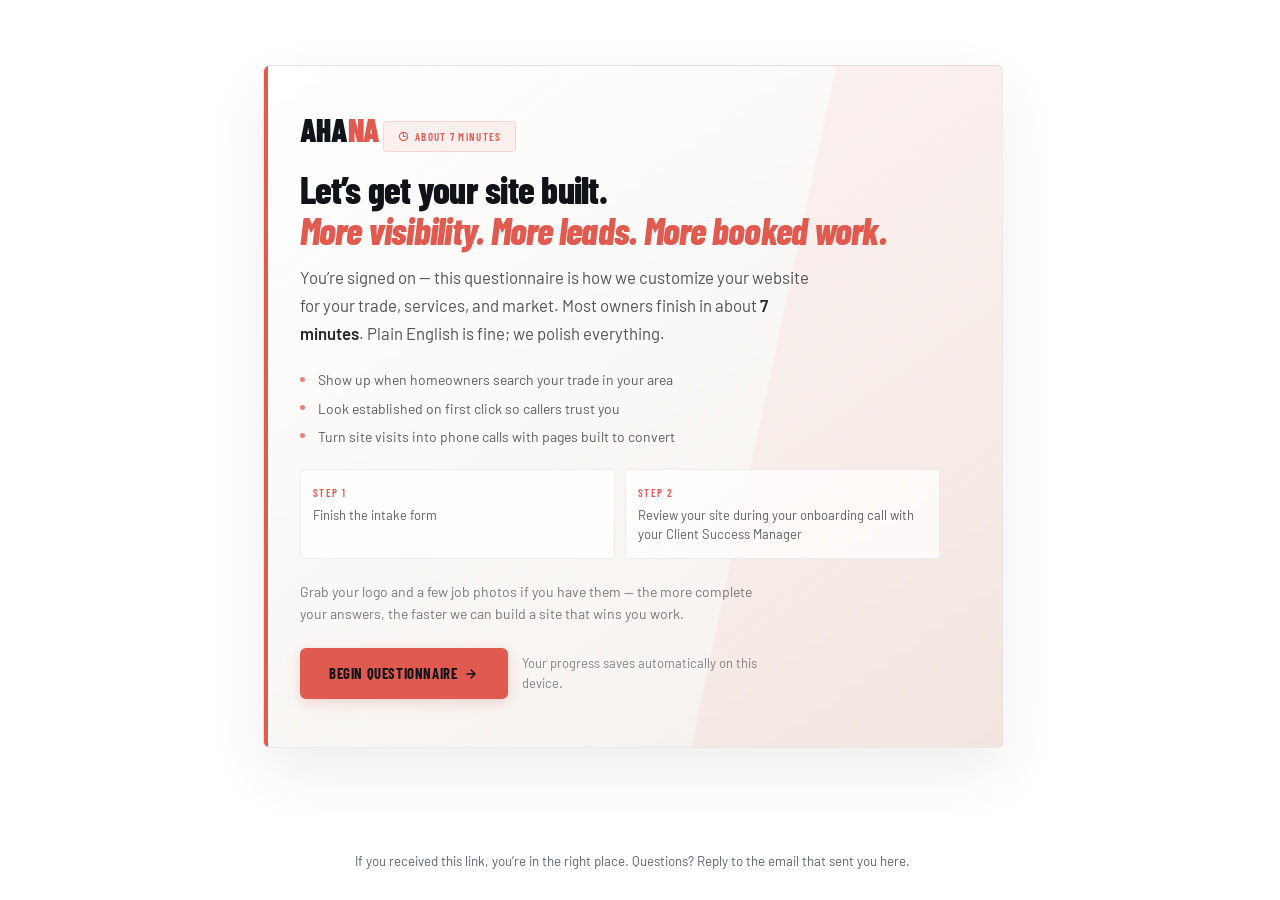
<file: index.html>
<!DOCTYPE html>
<html lang="en">
<head>
  <meta charset="UTF-8">
  <meta name="viewport" content="width=device-width, initial-scale=1.0, viewport-fit=cover">
  <title>Welcome — Ahana Client Onboarding</title>
  <meta name="description" content="Welcome to Ahana. Complete your onboarding questionnaire to kick off your website build.">
  <meta name="robots" content="noindex,nofollow">
  <link rel="icon" href="favicon.svg" type="image/svg+xml">
  <link rel="preconnect" href="https://fonts.googleapis.com">
  <link rel="preconnect" href="https://fonts.gstatic.com" crossorigin>
  <link href="https://fonts.googleapis.com/css2?family=Barlow+Condensed:wght@600;700;800;900&family=Barlow:ital,wght@0,300;0,400;0,500;0,600;0,700;0,800&display=block" rel="stylesheet">
  <link rel="stylesheet" href="styles.css?v=4">
  <link rel="stylesheet" href="intake-forms.css?v=5">
  <style>
    .intake-shell{min-height:100vh;display:flex;flex-direction:column}
    .intake-main{flex:1;display:flex;align-items:center;padding:32px 0 48px}
    .intake-card{max-width:820px;margin:0 auto;width:100%}
    .welcome-hero{
      position:relative;
      padding:clamp(28px,6vw,48px) clamp(20px,4vw,36px);
      border-radius:6px;
      background:linear-gradient(145deg,#fff 0%,#faf8f6 48%,#f3efeb 100%);
      border:1px solid rgba(16,19,24,.08);
      box-shadow:0 24px 64px rgba(16,19,24,.07);
      overflow:hidden;
    }
    .welcome-hero::before{
      content:"";
      position:absolute;
      right:-80px;
      top:-60px;
      width:min(42vw,320px);
      height:120%;
      background:var(--ember);
      transform:skewX(-12deg);
      opacity:.06;
      pointer-events:none;
    }
    .welcome-hero::after{
      content:"";
      position:absolute;
      left:0;
      top:0;
      bottom:0;
      width:4px;
      background:var(--ember);
      border-radius:6px 0 0 6px;
    }
    .welcome-inner{position:relative;max-width:640px}
    .welcome-brand{
      display:inline-flex;
      align-items:center;
      margin-bottom:18px;
      text-decoration:none;
      color:var(--text,#101318);
      font-family:"Barlow Condensed",system-ui,sans-serif;
      font-weight:900;
      font-size:clamp(1.65rem,3.5vw,1.95rem);
      letter-spacing:-.01em;
      line-height:1;
    }
    .welcome-brand em{color:var(--ember);font-style:normal;font-weight:900}
    .welcome-badge{
      display:inline-flex;
      align-items:center;
      gap:.4rem;
      background:rgba(225,90,79,.08);
      border:1px solid rgba(225,90,79,.18);
      color:var(--ember);
      font-family:"Barlow Condensed",system-ui,sans-serif;
      font-size:.68rem;
      font-weight:600;
      letter-spacing:.12em;
      text-transform:uppercase;
      padding:.35rem .85rem;
      border-radius:4px;
      margin-bottom:1.1rem;
    }
    .welcome-hero h1{
      font-family:"Barlow Condensed",system-ui,sans-serif;
      font-weight:800;
      font-size:clamp(1.75rem,4.5vw,2.35rem);
      line-height:1.08;
      letter-spacing:-.02em;
      margin:0 0 14px;
      color:var(--text,#101318);
    }
    .welcome-hero h1 em{font-style:italic;color:var(--ember);font-weight:800}
    .welcome-lead{
      font-size:clamp(.95rem,2vw,1.05rem);
      line-height:1.65;
      color:rgba(16,19,24,.72);
      max-width:58ch;
      margin-bottom:22px;
    }
    .welcome-lead strong{font-weight:600;color:rgba(16,19,24,.92)}
    .welcome-points{
      list-style:none;
      margin:0 0 22px;
      padding:0;
      display:grid;
      gap:.45rem;
      max-width:58ch;
    }
    .welcome-points li{
      position:relative;
      padding-left:1.15rem;
      color:rgba(16,19,24,.68);
      font-size:.875rem;
      line-height:1.5;
    }
    .welcome-points li::before{
      content:"";
      position:absolute;
      left:0;
      top:.55em;
      width:5px;
      height:5px;
      border-radius:50%;
      background:var(--ember);
      opacity:.75;
    }
    .welcome-steps{
      display:grid;
      grid-template-columns:repeat(2,1fr);
      gap:10px;
      margin:0 0 22px;
      padding:0;
      list-style:none;
    }
    @media(max-width:560px){.welcome-steps{grid-template-columns:1fr}}
    .welcome-steps li{
      padding:14px 12px;
      background:rgba(255,255,255,.72);
      border:1px solid rgba(16,19,24,.07);
      border-radius:4px;
    }
    .welcome-steps strong{
      display:block;
      font-family:"Barlow Condensed",sans-serif;
      font-size:.68rem;
      letter-spacing:.14em;
      text-transform:uppercase;
      color:var(--ember);
      margin-bottom:5px;
      font-weight:600;
    }
    .welcome-steps span{
      display:block;
      font-size:.8125rem;
      line-height:1.45;
      color:rgba(16,19,24,.68);
    }
    .welcome-note{
      margin:0;
      font-size:.875rem;
      line-height:1.55;
      color:rgba(16,19,24,.55);
      max-width:58ch;
    }
    .welcome-note strong{color:rgba(16,19,24,.85);font-weight:600}
    .welcome-actions{
      margin-top:1.5rem;
      display:flex;
      flex-wrap:wrap;
      align-items:center;
      gap:14px;
    }
    .welcome-cta{
      display:inline-flex;
      align-items:center;
      justify-content:center;
      gap:.45rem;
      padding:.85rem 1.85rem;
      font-family:"Barlow Condensed",system-ui,sans-serif;
      font-size:.92rem;
      font-weight:700;
      letter-spacing:.04em;
      text-transform:uppercase;
      text-decoration:none;
      color:#fff;
      background:var(--ember);
      border-radius:6px;
      box-shadow:0 4px 14px rgba(225,90,79,.22);
      transition:background .2s,transform .15s;
      min-height:48px;
      -webkit-tap-highlight-color:transparent;
      touch-action:manipulation;
    }
    .welcome-cta:hover{background:var(--ember-dark,#B94840);transform:translateY(-1px);color:#fff}
    .welcome-tip{font-size:.8125rem;color:rgba(16,19,24,.5);max-width:36ch;line-height:1.5}
    .intake-footer{padding:22px 0 28px;color:rgba(255,255,255,.72);text-align:center}
    .intake-footer small{display:block;line-height:1.6}
    @media(max-width:640px){
      .intake-main{padding:20px 0 32px}
      .welcome-actions{flex-direction:column;align-items:stretch}
      .welcome-cta{width:100%}
      .welcome-tip{max-width:none}
      .welcome-points{display:none}
    }
  </style>
</head>
<body class="theme-sleek intake-form-page" data-intake-storage-key="ahana-intake-starter-v1">
  <div class="intake-shell">
    <main class="intake-main">
      <div class="container intake-card">
        <div class="welcome-hero">
          <div class="welcome-inner">
            <a class="welcome-brand" href="https://www.getahana.com/" aria-label="Ahana home">AHA<em>NA</em></a>
            <div class="welcome-badge">
              <svg width="11" height="11" fill="none" viewBox="0 0 24 24" stroke="currentColor" stroke-width="2.5" aria-hidden="true"><path stroke-linecap="round" stroke-linejoin="round" d="M12 6v6h4.5m4.5 0a9 9 0 11-18 0 9 9 0 0118 0z"/></svg>
              About 7 minutes
            </div>
            <h1>Let&rsquo;s get your site built.<br/><em>More visibility. More leads. More booked work.</em></h1>
            <p class="welcome-lead">You&rsquo;re signed on — this questionnaire is how we customize your website for your trade, services, and market. Most owners finish in about <strong>7 minutes</strong>. Plain English is fine; we polish everything.</p>
            <ul class="welcome-points">
              <li>Show up when homeowners search your trade in your area</li>
              <li>Look established on first click so callers trust you</li>
              <li>Turn site visits into phone calls with pages built to convert</li>
            </ul>
            <ol class="welcome-steps" aria-label="What happens next">
              <li><strong>Step 1</strong><span>Finish the intake form</span></li>
              <li><strong>Step 2</strong><span>Review your site during your onboarding call with your Client Success Manager</span></li>
            </ol>
            <p class="welcome-note">Grab your logo and a few job photos if you have them — the more complete your answers, the faster we can build a site that wins you work.</p>
            <div class="welcome-actions">
              <a href="intake-form-starter.html" class="welcome-cta btn-next">
                Begin questionnaire
                <svg width="14" height="14" viewBox="0 0 24 24" fill="none" stroke="currentColor" stroke-width="2.5" stroke-linecap="round" stroke-linejoin="round" aria-hidden="true"><path d="M5 12h14M12 5l7 7-7 7"/></svg>
              </a>
              <p class="welcome-tip">Your progress saves automatically on this device.</p>
            </div>
          </div>
        </div>
      </div>
    </main>

    <footer class="intake-footer">
      <div class="container">
        <small>If you received this link, you&rsquo;re in the right place. Questions? Reply to the email that sent you here.</small>
      </div>
    </footer>
  </div>

  <script src="intake-mobile.js"></script>
  <script>
    window.ahanaResumeIntake = function () {
      window.location.href = 'intake-form-starter.html?resume=1';
    };
  </script>
</body>
</html>
</file>
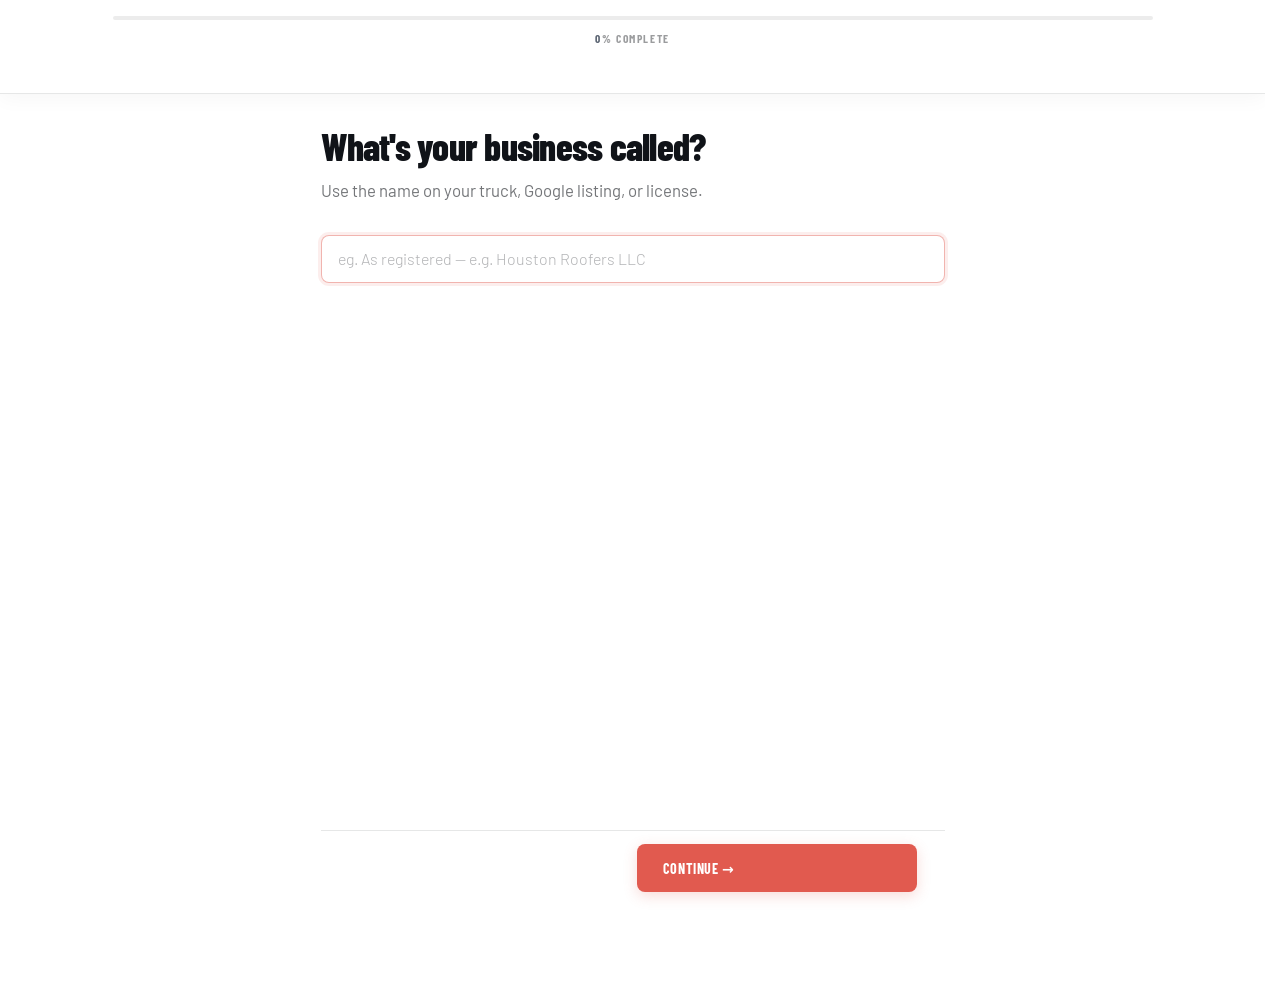
<file: intake-form-starter.html>
<!DOCTYPE html>
<html lang="en">
<head>
  <meta charset="UTF-8"/>
  <meta name="viewport" content="width=device-width, initial-scale=1.0, viewport-fit=cover"/>
  <title>Onboarding questionnaire — Ahana</title>
  <meta name="robots" content="noindex,nofollow"/>
  <link rel="icon" href="favicon.svg" type="image/svg+xml">
  <link rel="preconnect" href="https://fonts.googleapis.com">
  <link rel="preconnect" href="https://fonts.gstatic.com" crossorigin>
  <link href="https://fonts.googleapis.com/css2?family=Barlow+Condensed:wght@600;700;800;900&family=Barlow:ital,wght@0,300;0,400;0,500;0,600;0,700;0,800&display=block" rel="stylesheet">
  <link rel="stylesheet" href="styles.css?v=4">
  <link rel="stylesheet" href="intake-forms.css?v=12">
</head>
<body class="theme-sleek intake-form-page" data-intake-storage-key="ahana-intake-starter-v1">

<div id="intake-form" class="intake-form-main">
<div class="pg-wrap">
  <div class="pg-inner">
    <p class="pg-mobile" id="pg-mobile" aria-live="polite">
      <span class="pg-mobile-n"><span id="pg-pct-n">0</span>% complete</span>
      <span class="pg-mobile-t">Building your site</span>
    </p>
    <div class="pg-labels" aria-hidden="true">
      <button type="button" class="pg-lbl active" id="pl-1" onclick="goTo(1)">You &amp; business</button>
      <button type="button" class="pg-lbl" id="pl-2" onclick="goTo(2)">What you do</button>
      <button type="button" class="pg-lbl" id="pl-3" onclick="goTo(3)">Where you work</button>
      <button type="button" class="pg-lbl" id="pl-4" onclick="goTo(4)">Your story</button>
      <button type="button" class="pg-lbl" id="pl-5" onclick="goTo(5)">Photos</button>
      <button type="button" class="pg-lbl" id="pl-6" onclick="goTo(6)">Reviews</button>
      <button type="button" class="pg-lbl" id="pl-7" onclick="goTo(7)">Domain &amp; email</button>
      <button type="button" class="pg-lbl" id="pl-8" onclick="goTo(8)">Check answers</button>
    </div>
    <div class="pg-track"><div class="pg-fill" id="pgf"></div></div>
    <p class="pg-pct" id="pg-pct" aria-live="polite"><span id="pg-pct-desk-n">0</span>% complete</p>
    <p class="pg-encourage" id="pg-encourage"></p>
  </div>
</div>

<div class="fw" id="fw">

  <!-- SECTION 1 -->
  <div class="sc active" id="s1">
    <div class="sec-eye">1</div>
    <h2 class="sec-title">You &amp; your business</h2>
    <p class="sec-sub"><strong>Why this matters:</strong> Google and customers decide whether to call you in seconds. Matching name, phone, and address everywhere builds trust and stops leads from bouncing to the next result. Give us the basics exactly as customers should see them.</p>

    <div class="gbp-import-panel">
      <label class="flabel" for="gbp-link">Google Business Profile link <span class="tip">Optional — saves time</span></label>
      <p class="hint" style="margin-bottom:0">Paste your Google Maps listing link and we&rsquo;ll fill in business name, phone, address, hours, rating, and reviews where we can.</p>
      <div class="gbp-import-row">
        <input type="url" id="gbp-link" placeholder="eg. https://maps.google.com/?cid=... or Share → Copy link from Google" inputmode="url" autocomplete="url"/>
        <button type="button" class="gbp-import-btn" id="gbp-import-btn">Import from Google</button>
      </div>
      <p class="gbp-import-status" id="gbp-import-status" role="status" aria-live="polite"></p>
    </div>

    <div class="field sr-only" aria-hidden="true"><label class="flabel">Plan</label><input type="hidden" id="pkg" value="Starter"></div>
    <div class="field"><label class="flabel">Official business name <span class="req">*</span></label><input type="text" id="biz-name" placeholder="eg. As registered — e.g. Houston Roofers LLC"/></div>
    <div class="field"><label class="flabel">Name customers know you by <span class="req">*</span></label><input type="text" id="biz-short" placeholder="eg. Houston Roofers"/></div>
    <div class="frow">
      <div class="field"><label class="flabel">Owner’s name <span class="req">*</span></label><input type="text" id="owner-name" placeholder="eg. Jane Doe"/></div>
      <div class="field"><label class="flabel">Phone number <span class="req">*</span></label><input type="tel" id="biz-phone" placeholder="eg. (555) 000-0000"/></div>
    </div>
    <div class="field"><label class="flabel">Email <span class="req">*</span></label><input type="email" id="biz-email" placeholder="eg. hello@yourcompany.com"/></div>

    <div class="frow">
      <div class="field"><label class="flabel">Main city or town <span class="req">*</span></label><input type="text" id="biz-city" placeholder="eg. Houston"/></div>
      <div class="field"><label class="flabel">State <span class="req">*</span></label><input type="text" id="biz-state" placeholder="eg. TX" maxlength="2"/></div>
    </div>
    <div class="field"><label class="flabel">Street address (if you use one)</label><input type="text" id="biz-address" placeholder="eg. 1234 Main St, Houston (or leave blank if you are mobile-only)"/></div>
    <div class="field"><label class="flabel">ZIP code</label><input type="text" id="biz-zip" maxlength="10" placeholder="eg. 77001"/></div>
    <div class="field"><label class="flabel">Year you started (optional)</label><input type="number" id="biz-year" placeholder="eg. 2015" min="1950" max="2035"/></div>

    <div class="field"><label class="flabel">License or “licensed &amp; insured” line (optional)</label><input type="text" id="license-line" placeholder="eg. Licensed &amp; insured · License #12345"/></div>

    <div class="field" id="brand-colors-block">
      <p class="hint" style="margin-bottom:.7rem">Pick colors that match your truck, shirts, or logo. Click the <strong>color square</strong> or type a code like #FF5733 if you already have one.</p>

      <div class="frow" style="gap:1rem">
        <div class="field" style="flex:1">
          <label class="flabel">Main color</label>
          <div class="frow" style="gap:.6rem;align-items:center">
            <input type="text" id="brand-primary-hex" placeholder="eg. #FF5733" style="flex:1"/>
            <input type="color" id="brand-primary-picker" value="#FF5733" style="width:46px;height:42px;padding:0;border:0;background:transparent">
          </div>
        </div>

        <div class="field" style="flex:1">
          <label class="flabel">Second color</label>
          <div class="frow" style="gap:.6rem;align-items:center">
            <input type="text" id="brand-accent-hex" placeholder="eg. #1A1A1B" style="flex:1"/>
            <input type="color" id="brand-accent-picker" value="#1A1A1B" style="width:46px;height:42px;padding:0;border:0;background:transparent">
          </div>
        </div>
      </div>

      <input type="hidden" id="brand-colors" value=""/>
    </div>

    <div class="field">
      <label class="flabel">Do you have a logo? <span class="req">*</span></label>
      <div class="og">
        <label class="oi"><input type="radio" name="has-logo" value="yes-file" onchange="showLogo(this.value)"/><div class="ot"><span class="om">Yes — I’ll upload the file</span><span class="os">PNG or SVG preferred</span></div></label>
        <label class="oi"><input type="radio" name="has-logo" value="yes-link" onchange="showLogo(this.value)"/><div class="ot"><span class="om">Yes — I’ll send a Drive/Dropbox link</span></div></label>
        <label class="oi"><input type="radio" name="has-logo" value="no" onchange="showLogo(this.value)"/><div class="ot"><span class="om">No logo yet</span><span class="os">We’ll use your business name as styled text.</span></div></label>
      </div>
    </div>
    <div class="field cond" id="logo-format-guide">
      <div class="logo-format-panel">
        <p class="logo-format-title">Transparent PNG (best for your header)</p>
        <p class="logo-format-body">Please upload a <strong>PNG with a transparent background</strong> when you can—it keeps your logo sharp on our light header bar. If yours has a solid white or colored box behind the mark, use <a href="https://www.remove.bg/" target="_blank" rel="noopener noreferrer">Remove.bg</a><span class="logo-tip-wrap" tabindex="0"><button type="button" class="logo-tip-trigger" aria-label="Remove.bg steps">?</button><span class="logo-tip-bubble" role="tooltip">Upload your logo to Remove.bg, download the PNG they give you, then upload that PNG here (or attach the same file if you’re sending a link).</span></span> to remove the background, then use the file they give you below.</p>
      </div>
    </div>
    <div class="field cond" id="logo-upload">
      <label class="flabel">Upload your logo</label>
      <label class="upload-zone" for="logo-file">
        <svg width="28" height="28" fill="none" viewBox="0 0 24 24" stroke="currentColor" stroke-width="1.5"><path stroke-linecap="round" stroke-linejoin="round" d="M3 16.5v2.25A2.25 2.25 0 005.25 21h13.5A2.25 2.25 0 0021 18.75V16.5m-13.5-9L12 3m0 0l4.5 4.5M12 3v13.5"/></svg>
        <p class="uz-t">Click to upload your logo</p>
        <p class="uz-s" id="logo-fn" data-default="PNG, SVG, or PDF · Max 10MB">PNG, SVG, or PDF · Max 10MB</p>
        <div class="uz-spinner-slot" aria-hidden="true"><span class="upload-spin"></span></div>
        <p class="uz-error-msg" role="alert"></p>
        <input type="file" id="logo-file" accept=".png,.svg,.pdf,.jpg,.jpeg" onchange="onAhanaLogoFileChange(this);"/>
      </label>
    </div>
    <div class="field cond" id="logo-link-f"><label class="flabel">Link to your logo file</label><input type="url" id="logo-link" placeholder="eg. https://drive.google.com/..."/></div>

    <div class="field cond" id="logo-show-name-wrap">
      <label class="flabel">Show your company name next to the logo in the website header?</label>
      <p class="hint" style="margin-bottom:.55rem">If your logo already spells out the business name in a custom font, choose <strong>No — logo only</strong>. If you want the short site name beside the mark, choose <strong>Yes</strong> (no period after the name when a logo is shown).</p>
      <div class="og">
        <label class="oi"><input type="radio" name="logo-show-name" value="yes" checked/><div class="ot"><span class="om">Yes — name beside the logo</span></div></label>
        <label class="oi"><input type="radio" name="logo-show-name" value="no"/><div class="ot"><span class="om">No — logo only</span></div></label>
      </div>
    </div>

    <div class="form-nav"><span></span>
      <button class="btn-next" onclick="goTo(2)">Next: What you do →</button>
    </div>
  </div>

  <!-- SECTION 2 -->
  <div class="sc" id="s2">
    <div class="sec-eye">2</div>
    <h2 class="sec-title">What you do</h2>
    <p class="sec-sub"><strong>Why this matters:</strong> The services you list here are what your site will rank for — and what callers will ask about. Put your <strong>three highest-value lines first</strong> (#1 = most important). Clear names like “Tankless water heater install” beat vague “Plumbing” and bring better-fit jobs.</p>

    <div class="field">
      <label class="flabel">Main type of work <span class="req">*</span></label>
      <select id="primary-trade" onchange="toggleOther(this.value);updateServicePlaceholders()">
        <option value="" disabled selected>Pick your trade…</option>
        <option>Roofing</option>
        <option>General Contracting / Remodeling</option>
        <option>HVAC / Heating &amp; Cooling</option>
        <option>Plumbing</option>
        <option>Electrical</option>
        <option>Landscaping / Lawn Care</option>
        <option value="other">Other — I’ll describe it</option>
      </select>
      <div class="cond" id="other-trade" style="margin-top:.5rem"><input type="text" id="other-tin" placeholder="eg. Describe your trade..."/></div>
    </div>

    <div class="callout"><strong>Tip:</strong> Be specific about what’s included so we can describe it accurately on your site.</div>

    <div class="field"><label class="flabel">Service #1 <span class="req">*</span></label><input type="text" id="s1n" placeholder="eg. Roof Replacement"/></div>
    <div class="field"><label class="flabel">Service #1 — in a sentence or two, what’s included?</label><textarea id="s1d" rows="2" placeholder="eg. What you do, what’s included, what makes you different…"></textarea></div>
    <div class="field"><label class="flabel">Service #2 <span class="req">*</span></label><input type="text" id="s2n" placeholder="eg. Roof Repair"/></div>
    <div class="field"><label class="flabel">Service #2 — in a sentence or two, what’s included?</label><textarea id="s2d" rows="2" placeholder="eg. Brief description…"></textarea></div>
    <div class="field"><label class="flabel">Service #3 <span class="req">*</span></label><input type="text" id="s3n" placeholder="eg. Storm Damage / Insurance Claims"/></div>
    <div class="field"><label class="flabel">Service #3 — in a sentence or two, what’s included?</label><textarea id="s3d" rows="2" placeholder="eg. Brief description…"></textarea></div>

    <div class="field"><label class="flabel">Anything else you offer? (optional)</label><textarea id="svc-other" rows="3" placeholder="eg. List other work you do…"></textarea></div>

    <div class="field">
      <label class="flabel">Emergency / after-hours service?</label>
      <div class="og">
        <label class="oi"><input type="radio" name="emergency" value="yes-247"/><div class="ot"><span class="om">Yes — 24/7</span></div></label>
        <label class="oi"><input type="radio" name="emergency" value="yes-limited"/><div class="ot"><span class="om">Yes — limited availability</span></div></label>
        <label class="oi"><input type="radio" name="emergency" value="no"/><div class="ot"><span class="om">No — business hours only</span></div></label>
      </div>
    </div>

    <div class="form-nav"><button class="btn-back" onclick="goTo(1)">← Back</button><button class="btn-next" onclick="goTo(3)">Next: Where you work →</button></div>
  </div>

  <!-- SECTION 3 -->
  <div class="sc" id="s3">
    <div class="sec-eye">3</div>
    <h2 class="sec-title">Where you work</h2>
    <p class="sec-sub"><strong>Why this matters:</strong> Local search is how most service businesses get found. The towns and areas you name here tell Google — and homeowners — where you actually work, so you show up when nearby customers search.</p>
    <div class="field"><label class="flabel">Towns and neighborhoods you serve <span class="req">*</span></label><textarea id="scities" rows="3" placeholder="eg. Houston, Katy, Sugar Land, Pearland..."></textarea></div>
    <div class="field"><label class="flabel">ZIP codes you cover (optional)</label><textarea id="szips" rows="2" placeholder="eg. 77001, 77002, 77449..."></textarea><p class="hint">Only if you&rsquo;d like to specifically mention ZIPs in other areas — otherwise leave blank.</p></div>

    <div class="field">
      <label class="flabel">Do you show up on Google Maps / have a Google listing? <span class="req">*</span></label>
      <p class="hint" style="margin-bottom:.55rem">Choose the option that best matches your situation today.</p>
      <div class="og">
        <label class="oi"><input type="radio" name="gbp" value="yes-claimed"/><div class="ot"><span class="om">Yes — I manage it in Google</span></div></label>
        <label class="oi"><input type="radio" name="gbp" value="yes-unclaimed"/><div class="ot"><span class="om">Yes — it’s there but I don’t run it yet</span></div></label>
        <label class="oi"><input type="radio" name="gbp" value="no"/><div class="ot"><span class="om">No</span></div></label>
      </div>
    </div>

    <div class="frow">
      <div class="field"><label class="flabel">Star rating on Google (optional)</label><select id="rvrat"><option value="" disabled selected>Select…</option><option>5.0</option><option>4.9</option><option>4.8</option><option>4.7</option><option>4.6</option><option>4.5</option><option>4.4</option><option>4.3</option><option>4.2</option><option>4.1</option><option>4.0</option><option>3.9</option><option>3.8</option><option>3.7</option><option>3.6</option><option>3.5</option><option>3.4</option><option>3.3</option><option>3.2</option><option>3.1</option><option>3.0</option><option>Rather not say</option><option>No reviews yet</option></select></div>
      <div class="field"><label class="flabel">About how many Google reviews? (optional)</label><input type="number" id="rvcount" placeholder="eg. 47" min="0"/></div>
      <p class="hint">Rough average is fine. Pick <strong>Rather not say</strong> if you prefer not to show a number.</p>
    </div>

    <div class="form-nav"><button class="btn-back" onclick="goTo(2)">← Back</button><button class="btn-next" onclick="goTo(4)">Next: Your story →</button></div>
  </div>

  <!-- SECTION 4 -->
  <div class="sc" id="s4">
    <div class="sec-eye">4</div>
    <h2 class="sec-title">Your story</h2>
    <p class="sec-sub"><strong>Why this matters:</strong> This is what makes you the obvious choice when someone compares three quotes. Your story and process answer “why you?” before they ever pick up the phone — rough notes are fine; we turn them into persuasive site copy.</p>

    <div class="field"><label class="flabel">Why did you start this business? <span class="req">*</span></label><textarea id="bstory" rows="4" placeholder="eg. Tell the real story..."></textarea></div>

    <div class="field">
      <label class="flabel">Three reasons people pick you over someone else <span class="req">*</span></label>
      <p class="hint" style="margin-bottom:1rem">Name each strength in a few words, then say what you actually do. Rough notes are fine.</p>
      <div class="point-block">
        <p class="point-block-title">Reason 1</p>
        <div class="frow">
          <div class="field"><label class="flabel">Name it in a few words</label><input type="text" id="u1t" placeholder="eg. Owner answers the phone"/></div>
          <div class="field"><label class="flabel">What you do for the customer</label><textarea id="u1d" rows="2" placeholder="eg. You talk to a real person who knows your job, not a call center."></textarea></div>
        </div>
      </div>
      <div class="point-block">
        <p class="point-block-title">Reason 2</p>
        <div class="frow">
          <div class="field"><label class="flabel">Name it in a few words</label><input type="text" id="u2t" placeholder="eg. Upfront pricing"/></div>
          <div class="field"><label class="flabel">What you do for the customer</label><textarea id="u2d" rows="2" placeholder="eg. You see the price in writing before work starts — no surprise add-ons."></textarea></div>
        </div>
      </div>
      <div class="point-block">
        <p class="point-block-title">Reason 3</p>
        <div class="frow">
          <div class="field"><label class="flabel">Name it in a few words</label><input type="text" id="u3t" placeholder="eg. Clean job sites"/></div>
          <div class="field"><label class="flabel">What you do for the customer</label><textarea id="u3d" rows="2" placeholder="eg. We protect floors and haul debris so your property looks better when we leave."></textarea></div>
        </div>
      </div>
    </div>

    <div class="field" id="process-steps-field">
      <label class="flabel">When someone hires you, what are the usual steps? <span class="req">*</span></label>
      <div class="field"><label class="flabel">Step 1</label><input type="text" id="p1" placeholder="eg. Call or request a quote online"/></div>
      <div class="field"><label class="flabel">Step 2</label><input type="text" id="p2" placeholder="eg. We inspect and give a clear estimate"/></div>
      <div class="field"><label class="flabel">Step 3</label><input type="text" id="p3" placeholder="eg. We complete the job and clean up"/></div>
    </div>

    <div class="callout" style="margin-top:1.25rem"><strong>Hours, estimates &amp; warranty</strong> — shown on your Contact page, footer, and FAQs.</div>
    <div class="field">
      <label class="flabel">Regular business hours <span class="req">*</span></label>
      <textarea id="biz-hours" rows="2" placeholder="eg. Mon–Fri 7:30am–5pm · Sat 8am–12pm · Closed Sun"></textarea>
      <p class="hint">Separate from 24/7 emergency service if you offer that.</p>
    </div>
    <div class="field">
      <label class="flabel">Quotes, estimates &amp; on-site visits <span class="req">*</span></label>
      <p class="hint" style="margin-bottom:.55rem">What should customers expect before they book?</p>
      <div class="og">
        <label class="oi"><input type="radio" name="estimates-policy" value="free-estimates" checked onchange="refreshEstimatesNotesVisibility()"/><div class="ot"><span class="om">Free estimates — no charge for quotes or visits</span></div></label>
        <label class="oi"><input type="radio" name="estimates-policy" value="free-estimates-trip-applies" onchange="refreshEstimatesNotesVisibility()"/><div class="ot"><span class="om">Free quotes — trip or diagnostic fee may apply (often credited to the job)</span></div></label>
        <label class="oi"><input type="radio" name="estimates-policy" value="paid-diagnostic" onchange="refreshEstimatesNotesVisibility()"/><div class="ot"><span class="om">We charge for on-site visits / diagnostics</span></div></label>
        <label class="oi"><input type="radio" name="estimates-policy" value="case-by-case" onchange="refreshEstimatesNotesVisibility()"/><div class="ot"><span class="om">It depends — I'll explain below</span></div></label>
      </div>
    </div>
    <div class="field cond" id="estimates-notes-wrap">
      <label class="flabel">Explain your estimate / visit policy</label>
      <textarea id="estimates-notes" rows="3" placeholder="eg. $89 dispatch after hours; free in-home estimates Mon–Fri."></textarea>
    </div>
    <div class="field">
      <label class="flabel">Warranty &amp; guarantee details <span class="tip">Optional but helpful</span></label>
      <textarea id="warranty-details" rows="3" placeholder="eg. 2-year workmanship on our installs. Labor: repairs and installs we perform. Parts: manufacturer warranty on materials when registered per label."></textarea>
      <p class="hint">The first line becomes your short warranty line on the site. Add full details so copy stays accurate everywhere else.</p>
    </div>
    <div class="field"><label class="flabel">How customers request warranty service (optional)</label><input type="text" id="warranty-claim" placeholder="eg. Call with your invoice — same number as our main line"/></div>

    <div class="field">
      <label class="flabel">What matters to your team? <span class="tip">Check any that fit</span></label>
      <div class="og two-col">
        <label class="oi"><input type="checkbox" name="vals" value="integrity"/><div class="ot"><span class="om">Integrity</span></div></label>
        <label class="oi"><input type="checkbox" name="vals" value="family"/><div class="ot"><span class="om">Family-Owned</span></div></label>
        <label class="oi"><input type="checkbox" name="vals" value="community"/><div class="ot"><span class="om">Community First</span></div></label>
        <label class="oi"><input type="checkbox" name="vals" value="veteran"/><div class="ot"><span class="om">Veteran-Owned</span></div></label>
        <label class="oi"><input type="checkbox" name="vals" value="excellence"/><div class="ot"><span class="om">Excellence</span></div></label>
        <label class="oi"><input type="checkbox" name="vals" value="honest-pricing"/><div class="ot"><span class="om">Honest Pricing</span></div></label>
      </div>
    </div>
    <div class="field"><label class="flabel">Other values to mention (optional)</label><textarea id="vals-other" rows="2" placeholder="eg. Communication, cleanliness, punctuality, respect for your home"></textarea></div>

    <div class="form-nav"><button class="btn-back" onclick="goTo(3)">← Back</button><button class="btn-next" onclick="goTo(5)">Next: Photos →</button></div>
  </div>

  <!-- SECTION 5 -->
  <div class="sc" id="s5">
    <div class="sec-eye">5</div>
    <h2 class="sec-title">Photos</h2>
    <p class="sec-sub"><strong>Why this matters:</strong> Real photos prove you do the work — they lift conversion more than stock images ever will. Your site shows up to <strong>5 gallery photos</strong> on your home page. No captions needed; we match them to the right spots.</p>
    <div class="callout"><strong>Gallery:</strong> up to <strong>5</strong> photos.</div>

    <div class="field">
      <label class="flabel">Big photo for the top of your home page</label>
      <p class="hint" style="margin-bottom:.65rem">This is the <strong>wide picture behind the first words people see</strong>. Good choices: crew on a job, a finished project, or your <strong>wrapped truck</strong> at a real home. Skip tiny logos alone, very dark indoor-only shots, or blurry phone pics.</p>
      <label class="upload-zone" for="hero-file">
        <svg width="28" height="28" fill="none" viewBox="0 0 24 24" stroke="currentColor" stroke-width="1.5"><path stroke-linecap="round" stroke-linejoin="round" d="M3 16.5v2.25A2.25 2.25 0 005.25 21h13.5A2.25 2.25 0 0021 18.75V16.5m-13.5-9L12 3m0 0l4.5 4.5M12 3v13.5"/></svg>
        <p class="uz-t">Upload top-of-home-page photo</p>
        <p class="uz-s" id="hero-fn" data-default="JPG/PNG/WebP · Max 10MB">JPG/PNG/WebP · Max 10MB</p>
        <div class="uz-spinner-slot" aria-hidden="true"><span class="upload-spin"></span></div>
        <p class="uz-error-msg" role="alert"></p>
        <input type="file" id="hero-file" accept="image/*" onchange="onAhanaHeroFileChange(this);"/>
      </label>
    </div>

    <div class="field">
      <label class="flabel">Owner / Team photos (upload)</label>
      <label class="upload-zone" for="team-files">
        <svg width="28" height="28" fill="none" viewBox="0 0 24 24" stroke="currentColor" stroke-width="1.5"><path stroke-linecap="round" stroke-linejoin="round" d="M3 16.5v2.25A2.25 2.25 0 005.25 21h13.5A2.25 2.25 0 0021 18.75V16.5m-13.5-9L12 3m0 0l4.5 4.5M12 3v13.5"/></svg>
        <p class="uz-t">Upload team photos</p>
        <p class="uz-s" id="team-fn" data-default="Multiple allowed">Multiple allowed</p>
        <div class="uz-spinner-slot" aria-hidden="true"><span class="upload-spin"></span></div>
        <p class="uz-error-msg" role="alert"></p>
        <input type="file" id="team-files" accept="image/*" multiple onchange="onAhanaTeamFilesChange(this);"/>
      </label>
    </div>

    <div class="field">
      <label class="flabel">Truck / vehicle photos (upload)</label>
      <label class="upload-zone" for="truck-files">
        <svg width="28" height="28" fill="none" viewBox="0 0 24 24" stroke="currentColor" stroke-width="1.5"><path stroke-linecap="round" stroke-linejoin="round" d="M3 16.5v2.25A2.25 2.25 0 005.25 21h13.5A2.25 2.25 0 0021 18.75V16.5m-13.5-9L12 3m0 0l4.5 4.5M12 3v13.5"/></svg>
        <p class="uz-t">Upload truck/vehicle photos</p>
        <p class="uz-s" id="truck-fn" data-default="Multiple allowed">Multiple allowed</p>
        <div class="uz-spinner-slot" aria-hidden="true"><span class="upload-spin"></span></div>
        <p class="uz-error-msg" role="alert"></p>
        <input type="file" id="truck-files" accept="image/*" multiple onchange="onAhanaTruckFilesChange(this);"/>
      </label>
    </div>

    <div class="field">
      <label class="flabel">Gallery photos (upload) <span class="tip">Up to 5</span></label>
      <label class="upload-zone" for="gallery-files">
        <svg width="28" height="28" fill="none" viewBox="0 0 24 24" stroke="currentColor" stroke-width="1.5"><path stroke-linecap="round" stroke-linejoin="round" d="M3 16.5v2.25A2.25 2.25 0 005.25 21h13.5A2.25 2.25 0 0021 18.75V16.5m-13.5-9L12 3m0 0l4.5 4.5M12 3v13.5"/></svg>
        <p class="uz-t">Upload gallery photos</p>
        <p class="uz-s" id="gallery-fn" data-default="0 selected">0 selected</p>
        <div class="uz-spinner-slot" aria-hidden="true"><span class="upload-spin"></span></div>
        <p class="uz-error-msg" role="alert"></p>
        <input type="file" id="gallery-files" accept="image/*" multiple onchange="onAhanaGalleryFilesChange(this,5);"/>
      </label>
      <p class="hint">Optional. Up to 5 gallery photos.</p>
    </div>

    <div class="form-nav"><button class="btn-back" onclick="goTo(4)">← Back</button><button class="btn-next" onclick="goTo(6)">Next: Reviews →</button></div>
  </div>

  <!-- SECTION 6 -->
  <div class="sc" id="s6">
    <div class="sec-eye">6</div>
    <h2 class="sec-title">Customer reviews</h2>
    <p class="sec-sub"><strong>Why this matters:</strong> Reviews are the fastest way to beat competitors who look similar on paper. We highlight <strong>two</strong> real testimonials on your site — paste them as you have them; we&rsquo;ll polish grammar without changing what the customer said.</p>

    <div class="field"><label class="flabel">Customer name <span class="req">*</span></label><p class="hint">First name or initials — e.g. Sarah M.</p><input type="text" id="t1n" placeholder="eg. Sarah M."/></div>
    <div class="field"><label class="flabel">Town <span class="tip">Optional</span></label><p class="hint">Where they&rsquo;re from — adds local trust.</p><input type="text" id="t1c" placeholder="eg. Houston"/></div>
    <div class="field"><label class="flabel">What they said <span class="req">*</span></label><p class="hint">Paste the review text as you have it.</p><textarea id="t1t" rows="3" placeholder="eg. Paste the review..."></textarea></div>

    <div class="field" style="margin-top:1.3rem"><label class="flabel">Customer name <span class="req">*</span></label><p class="hint">First name or initials — e.g. Mike T.</p><input type="text" id="t2n" placeholder="eg. Mike T."/></div>
    <div class="field"><label class="flabel">Town <span class="tip">Optional</span></label><p class="hint">Where they&rsquo;re from — adds local trust.</p><input type="text" id="t2c" placeholder="eg. Katy"/></div>
    <div class="field"><label class="flabel">What they said <span class="req">*</span></label><p class="hint">Paste the review text as you have it.</p><textarea id="t2t" rows="3" placeholder="eg. Paste the review..."></textarea></div>

    <div class="form-nav"><button class="btn-back" onclick="goTo(5)">← Back</button><button class="btn-next" onclick="goTo(7)">Next: Domain &amp; email →</button></div>
  </div>

  <!-- SECTION 7 -->
  <div class="sc" id="s7">
    <div class="sec-eye">7</div>
    <h2 class="sec-title">Website address &amp; email</h2>
    <p class="sec-sub"><strong>Why this matters:</strong> Your domain is your digital storefront address — we need it to launch a site that looks professional from day one.</p>

    <div class="field">
      <label class="flabel">Do you already have a domain name? <span class="req">*</span></label>
      <div class="og">
        <label class="oi"><input type="radio" name="has-dom" value="yes" onchange="toggleDom('yes')"/><div class="ot"><span class="om">Yes — I have a domain already</span></div></label>
        <label class="oi"><input type="radio" name="has-dom" value="no-new" onchange="toggleDom('no')"/><div class="ot"><span class="om">No — I need a new domain</span></div></label>
        <label class="oi"><input type="radio" name="has-dom" value="no-idea" onchange="toggleDom('no')"/><div class="ot"><span class="om">Not sure — help me figure it out</span></div></label>
      </div>
    </div>
    <div class="cond" id="dom-exist">
      <div class="field"><label class="flabel">Your domain</label><p class="hint">The web address you own — e.g. houstonroofers.com</p><input type="text" id="dom-name" placeholder="eg. houstonroofers.com"/></div>
      <div class="field"><label class="flabel">Who hosts it? <span class="tip">Optional</span></label><p class="hint">Where your site or domain is hosted — e.g. GoDaddy, Namecheap, Squarespace.</p><input type="text" id="dom-reg" placeholder="eg. GoDaddy / Namecheap / etc."/></div>
    </div>
    <div class="cond" id="dom-new"><div class="field"><label class="flabel">Web addresses you’d like (we’ll check what’s available)</label><input type="text" id="dom-pref" placeholder="eg. houstonroofers.com, houstonroofersllc.com"/></div></div>

    <div class="field">
      <label class="flabel">Do you have an existing website? <span class="req">*</span></label>
      <div class="og">
        <label class="oi"><input type="radio" name="has-site" value="yes"/><div class="ot"><span class="om">Yes — I have a site to replace</span></div></label>
        <label class="oi"><input type="radio" name="has-site" value="no"/><div class="ot"><span class="om">No — this is brand new</span></div></label>
      </div>
    </div>
    <div class="field"><label class="flabel">Current website link, if you have one (optional)</label><input type="url" id="old-url" placeholder="eg. https://www.youroldsite.com"/></div>
    <div class="field"><label class="flabel">Web address you&rsquo;d like <span class="tip">Optional</span></label><p class="hint">The URL you want when your new site goes live — e.g. www.yourbusiness.com. Not sure yet? Leave blank.</p><input type="url" id="site-url" placeholder="eg. https://www.yourbusiness.com"/></div>
    <div class="field"><label class="flabel">When someone contacts you, how fast do you usually get back to them? <span class="req">*</span></label><textarea id="contact-response-time" rows="3" placeholder="eg. Same business day for emergencies when you call before noon; within 24 hours for form messages on weekdays."></textarea><p class="hint">This text appears on your <strong>Contact</strong> page so people know what to expect.</p></div>
    <div class="field"><label class="flabel">Anything else we should know?</label><textarea id="notes" rows="4"></textarea></div>

    <div class="form-nav">
      <button class="btn-back" onclick="goTo(6)">← Back</button>
      <button class="btn-next" onclick="goTo(8)">Next: Check answers →</button>
    </div>
  </div>

  <!-- SECTION 8 REVIEW -->
  <div class="sc" id="s8">
    <div class="sec-eye">8</div>
    <h2 class="sec-title">Review your answers</h2>
    <p class="sec-sub"><strong>Almost there.</strong> A quick check now means your site goes live with the details that drive rankings and calls — not typos that cost you customers.</p>
    <div id="review-mount"></div>
    <div class="form-nav">
      <button type="button" class="btn-back" onclick="goTo(7)">← Back to edit</button>
      <button type="button" class="btn-submit" onclick="submitFormFinal()">Complete onboarding</button>
    </div>
  </div>

</div><!-- /fw -->
</div><!-- /intake-form -->

<div id="done">
  <div class="done-icon"><svg width="34" height="34" fill="none" viewBox="0 0 24 24" stroke="var(--ember)" stroke-width="2"><path stroke-linecap="round" stroke-linejoin="round" d="M9 12.75L11.25 15 15 9.75M21 12a9 9 0 11-18 0 9 9 0 0118 0z"/></svg></div>
  <h2>Thank you!</h2>
  <p>We&rsquo;ve received your onboarding details and will start your build.</p>
</div>

<script src="intake-notify.js"></script>
<script src="intake-mobile.js"></script>
<script src="intake-gbp-prefill.js"></script>
<script src="intake-submit.js"></script>
<script src="intake-review-inline.js"></script>
<script src="intake-wizard.js?v=13"></script>
<script>
  var cur=1, TOTAL=8;
  var STORAGE_KEY="ahana-intake-starter-v1";
  var AHANA_GALLERY_PKG="Starter";
  var AHANA_R2_UPLOAD_URL="https://ahana-replacer.getahana1006.workers.dev/upload";
  var ahanaUploadPendingCount=0;
  function ahanaR2FreshPhotoState(){return {heroUrl:"",galleryUrls:[],teamUrls:[],truckUrls:[],heroFileName:"",galleryFileNames:[],teamFileNames:[],truckFileNames:[]};}
  var ahanaR2State={businessLogoUrl:"",photos:ahanaR2FreshPhotoState()};
  function ahanaBumpPending(d){ahanaUploadPendingCount+=d;if(ahanaUploadPendingCount<0)ahanaUploadPendingCount=0;}
  function uploadFileToR2(file,folder){
    var fd=new FormData();fd.append("file",file);fd.append("folder",folder);
    return fetch(AHANA_R2_UPLOAD_URL,{method:"POST",body:fd}).then(function(res){
      if(!res.ok)return res.text().then(function(t){throw new Error(t||("HTTP "+res.status));});
      return res.json();
    }).then(function(data){
      var u=data&&data.url;if(!u||typeof u!=="string")throw new Error("Invalid upload response");return u;
    });
  }
  function uzGetWrap(inp){return inp&&inp.closest?inp.closest(".upload-zone"):null;}
  function uzSetLoading(inp,on){var w=uzGetWrap(inp);if(w)w.classList.toggle("uz-loading",!!on);}
  function uzClearError(inp){
    var w=uzGetWrap(inp);if(!w)return;w.classList.remove("uz-has-error");
    var e=w.querySelector(".uz-error-msg");if(e){e.style.display="none";e.textContent="";}
    var sp=w.querySelector(".uz-spinner-slot");if(sp)sp.style.display="";
  }
  function uzSetError(inp,msg){
    var w=uzGetWrap(inp);if(!w)return;uzSetLoading(inp,false);w.classList.remove("has-file");
    var sp=w.querySelector(".uz-spinner-slot");if(sp)sp.style.display="none";
    w.classList.add("uz-has-error");
    var e=w.querySelector(".uz-error-msg");if(e){e.style.display="block";e.textContent=(msg!=null&&String(msg))?String(msg):"Upload failed. Please try again.";}
    var sn=w.querySelector(".uz-s");if(sn&&sn.getAttribute("data-default"))sn.textContent=sn.getAttribute("data-default");
  }
  function uzSuccessUploaded(inp,fileName){
    uzClearError(inp);uzSetLoading(inp,false);var w=uzGetWrap(inp);if(!w)return;
    var sp=w.querySelector(".uz-spinner-slot");if(sp)sp.style.display="none";
    var sn=w.querySelector(".uz-s");if(sn)sn.textContent="✓ Uploaded — "+(fileName||"file");w.classList.add("has-file");flashUploadZone(w);
  }
  function onAhanaLogoFileChange(inp){
    ahanaR2State.businessLogoUrl="";
    uzClearError(inp);
    var f=inp.files&&inp.files[0],w=uzGetWrap(inp),sn=w&&w.querySelector(".uz-s");
    if(!f){ if(sn)sn.textContent=sn.getAttribute("data-default")||""; if(w)w.classList.remove("has-file");return;}
    uzSetLoading(inp,true);ahanaBumpPending(1);
    uploadFileToR2(f,"logo").then(function(url){ahanaR2State.businessLogoUrl=url;uzSuccessUploaded(inp,f.name);}).catch(function(err){inp.value="";ahanaR2State.businessLogoUrl=""; uzSetError(inp,err.message);}).finally(function(){ahanaBumpPending(-1);});
  }
  function onAhanaHeroFileChange(inp){
    ahanaR2State.photos.heroUrl="";ahanaR2State.photos.heroFileName="";
    uzClearError(inp);
    var f=inp.files&&inp.files[0],w=uzGetWrap(inp),sn=w&&w.querySelector(".uz-s");
    if(!f){ if(sn)sn.textContent=sn.getAttribute("data-default")||""; if(w)w.classList.remove("has-file");return;}
    uzSetLoading(inp,true);ahanaBumpPending(1);
    uploadFileToR2(f,"hero").then(function(url){ahanaR2State.photos.heroUrl=url;ahanaR2State.photos.heroFileName=f.name; uzSuccessUploaded(inp,f.name);}).catch(function(err){inp.value=""; uzSetError(inp,err.message);}).finally(function(){ahanaBumpPending(-1);});
  }
  function onAhanaTeamFilesChange(inp){
    ahanaR2TeamTruckGalleryMulti(inp,"team","team-fn",function(urls,names){ahanaR2State.photos.teamUrls=urls;ahanaR2State.photos.teamFileNames=names;});
  }
  function onAhanaTruckFilesChange(inp){
    ahanaR2TeamTruckGalleryMulti(inp,"truck","truck-fn",function(urls,names){ahanaR2State.photos.truckUrls=urls;ahanaR2State.photos.truckFileNames=names;});
  }
  function onAhanaGalleryFilesChange(inp,max){
    var fel=document.getElementById("gallery-fn");
    uzClearError(inp);ahanaR2State.photos.galleryUrls=[];ahanaR2State.photos.galleryFileNames=[];
    var files=[].slice.call(inp.files||[]),w=uzGetWrap(inp);
    if(files.length>max){if(typeof window.ahanaNotify==="function")window.ahanaNotify(AHANA_GALLERY_PKG+" allows up to "+max+" gallery photos. Please re-select "+max+" or fewer.",{placement:"toast"}); else alert(AHANA_GALLERY_PKG+" allows up to "+max+" gallery photos. Please re-select "+max+" or fewer."); inp.value=""; if(fel)fel.textContent=fel.getAttribute("data-default")||"0 selected"; if(w)w.classList.remove("has-file"); return;}
    if(!files.length){ if(fel)fel.textContent=fel.getAttribute("data-default")||"0 selected"; if(w)w.classList.remove("has-file"); return;}
    uzSetLoading(inp,true);
    var urls=new Array(files.length),failed=null,doneCt=0;
    files.forEach(function(file,i){
      ahanaBumpPending(1);
      uploadFileToR2(file,"gallery").then(function(url){urls[i]=url;}).catch(function(e){failed=e&&e.message?e.message:"Upload failed";}).finally(function(){
        ahanaBumpPending(-1);doneCt++;if(doneCt<files.length)return;
        uzSetLoading(inp,false);
        if(failed){ inp.value=""; ahanaR2State.photos.galleryUrls=[];ahanaR2State.photos.galleryFileNames=[]; if(fel)fel.textContent=fel.getAttribute("data-default")||"0 selected"; uzSetError(inp,failed); if(w)w.classList.remove("has-file"); return;}
        ahanaR2State.photos.galleryUrls=urls.slice(); ahanaR2State.photos.galleryFileNames=files.map(function(f){return f.name;});
        if(fel)fel.textContent="✓ "+files.length+" photo(s) uploaded"; uzClearError(inp); if(w){w.classList.add("has-file");flashUploadZone(w);}
      });
    });
  }
  function ahanaR2TeamTruckGalleryMulti(inp,folder,fnId,setBoth){
    uzClearError(inp);var ids=fnId;setBoth([],[]);
    var files=[].slice.call(inp.files||[]),fel=document.getElementById(ids),w=uzGetWrap(inp);
    if(!files.length){ if(fel)fel.textContent=fel.getAttribute("data-default")||""; if(w)w.classList.remove("has-file");return;}
    uzSetLoading(inp,true);
    var urls=new Array(files.length),failed=null,doneCt=0;
    files.forEach(function(file,i){
      ahanaBumpPending(1);
      uploadFileToR2(file,folder).then(function(url){urls[i]=url;}).catch(function(e){failed=e&&e.message?e.message:"Upload failed";}).finally(function(){
        ahanaBumpPending(-1);doneCt++;if(doneCt<files.length)return;
        uzSetLoading(inp,false);
        if(failed){ inp.value=""; setBoth([],[]); if(fel)fel.textContent=fel.getAttribute("data-default")||""; uzSetError(inp,failed); if(w)w.classList.remove("has-file"); return;}
        var names=files.map(function(g){return g.name;}); setBoth(urls.slice(),names);
        if(fel)fel.textContent="✓ "+files.length+" photo(s) uploaded"; uzClearError(inp); if(w){w.classList.add("has-file");flashUploadZone(w);}
      });
    });
  }
  function restoreR2FromStoredPayload(p){
    if(!p)return;
    ahanaR2State.businessLogoUrl=sanitizeUrl((p.business&&typeof p.business.logoUrl==="string")?p.business.logoUrl:"");
    if(!p.photos){ahanaR2State.photos=ahanaR2FreshPhotoState();return;}
    var ph=p.photos;
    ahanaR2State.photos={
      heroUrl:sanitizeUrl(typeof ph.heroUrl==="string"?ph.heroUrl:""),
      galleryUrls:Array.isArray(ph.galleryUrls)?ph.galleryUrls.slice().map(sanitizeUrl):[],
      teamUrls:Array.isArray(ph.teamUrls)?ph.teamUrls.slice().map(sanitizeUrl):[],
      truckUrls:Array.isArray(ph.truckUrls)?ph.truckUrls.slice().map(sanitizeUrl):[],
      heroFileName:typeof ph.heroFileName==="string"?ph.heroFileName:"",
      galleryFileNames:Array.isArray(ph.galleryFileNames)?ph.galleryFileNames.slice():[],
      teamFileNames:Array.isArray(ph.teamFileNames)?ph.teamFileNames.slice():[],
      truckFileNames:Array.isArray(ph.truckFileNames)?ph.truckFileNames.slice():[]
    };
  }
  function syncAhanaUploadZonesUI(){
    var p=null;try{var raw=localStorage.getItem(STORAGE_KEY);if(raw){var pk=JSON.parse(raw);if(pk.payload)p=pk.payload;}}catch(e){}
    if(!p)return;
    var lf=document.getElementById("logo-file"),lw=lf&&uzGetWrap(lf);if(ahanaR2State.businessLogoUrl&&lf&&lw){uzClearError(lf);uzSetLoading(lf,false);lw.classList.add("has-file");var lfn=p.business&&p.business.logo&&p.business.logo.fileName;var el=document.getElementById("logo-fn");if(el)el.textContent="✓ Uploaded — "+(lfn&&String(lfn).trim()?lfn:"logo");}
    var hf=document.getElementById("hero-file"),hw=hf&&uzGetWrap(hf);if(ahanaR2State.photos.heroUrl&&hf&&hw){uzClearError(hf);uzSetLoading(hf,false);hw.classList.add("has-file");var he=document.getElementById("hero-fn");if(he)he.textContent="✓ Uploaded — "+(ahanaR2State.photos.heroFileName||"hero");}
    function multiLine(inpId,lblId,urls){
      if(!urls||!urls.length)return;var inp=document.getElementById(inpId);if(!inp)return;var mz=uzGetWrap(inp);if(!mz)return;uzClearError(inp);uzSetLoading(inp,false);mz.classList.add("has-file");var lb=document.getElementById(lblId);if(lb)lb.textContent="✓ "+urls.length+" photo(s) uploaded";
    }
    multiLine("team-files","team-fn",ahanaR2State.photos.teamUrls);
    multiLine("truck-files","truck-fn",ahanaR2State.photos.truckUrls);
    multiLine("gallery-files","gallery-fn",ahanaR2State.photos.galleryUrls);
  }

  function beginIntake(){
    var form=document.getElementById("intake-form");
    if(form){form.hidden=false;form.style.display="";}
    window.scrollTo({top:0,behavior:"smooth"});
  }
  function showIntakeForm(){
    beginIntake();
  }
  function hideIntakeForm(){
    var form=document.getElementById("intake-form");
    if(form){form.hidden=true;form.style.display="none";}
  }

  function goTo(n){
    document.getElementById("s"+cur).classList.remove("active");
    cur=n;
    document.getElementById("s"+n).classList.add("active");
    var denom=Math.max(1,TOTAL-1);
    document.getElementById("pgf").style.width=(((n-1)/denom)*100)+"%";
    for(var i=1;i<=TOTAL;i++){
      var e=document.getElementById("pl-"+i);
      e.classList.remove("active","done");
      if(i===n)e.classList.add("active");
      else if(i<n)e.classList.add("done");
    }
    window.scrollTo({top:0,behavior:"smooth"});
    if(typeof window.ahanaUpdateProgressUI==="function")window.ahanaUpdateProgressUI(n,TOTAL);
    if(typeof window.ahanaRefreshMobileNavLabels==="function")window.ahanaRefreshMobileNavLabels();
    updateBrandColors();
    if(n===8)renderReview();
  }
  function captureFormSnapshot(){
    var snap={fields:{},radios:{},checkboxes:{}};
    var all=document.querySelectorAll("#fw input, #fw textarea, #fw select");
    for(var i=0;i<all.length;i++){
      var el=all[i];
      var t=el.type;
      if(t==="radio"||t==="checkbox"||t==="file")continue;
      if(el.id)snap.fields[el.id]=el.value;
    }
    var rads=document.querySelectorAll("#fw input[type=radio]:checked");
    for(var j=0;j<rads.length;j++)snap.radios[rads[j].name]=rads[j].value;
    var cbs=document.querySelectorAll("#fw input[type=checkbox]");
    for(var k=0;k<cbs.length;k++){
      var c=cbs[k];
      if(!c.name)continue;
      if(!snap.checkboxes[c.name])snap.checkboxes[c.name]=[];
    }
    for(var k=0;k<cbs.length;k++){
      var c=cbs[k];
      if(!c.name)continue;
      if(c.checked)snap.checkboxes[c.name].push(c.value||"on");
    }
    return snap;
  }
  function setFieldVal(id,v){
    var el=document.getElementById(id);
    if(el && (el.tagName==="INPUT"||el.tagName==="TEXTAREA"||el.tagName==="SELECT"))el.value=v==null?"":String(v);
  }
  function pickRadioByName(name,val){
    if(val==null||val==="")return;
    var grp=document.getElementsByName(name);
    for(var i=0;i<grp.length;i++){
      if(grp[i].type==="radio" && grp[i].value===val){
        grp[i].checked=true;
        grp[i].dispatchEvent(new Event("change",{bubbles:true}));
        break;
      }
    }
  }
  function applyFormSnapshot(snap){
    if(!snap||!snap.fields)return;
    for(var id in snap.fields)setFieldVal(id,snap.fields[id]);
    if(snap.radios){
      for(var rn in snap.radios)pickRadioByName(rn,snap.radios[rn]);
    }
    if(snap.checkboxes){
      for(var cn in snap.checkboxes){
        var want=snap.checkboxes[cn]||[];
        var grp=document.querySelectorAll('#fw input[type=checkbox][name="'+cn.replace(/\\/g,"\\\\").replace(/"/g,'\\"')+'"]');
        for(var g=0;g<grp.length;g++){
          grp[g].checked=want.indexOf(grp[g].value)>=0 || (grp[g].value==="" && want.indexOf("on")>=0);
        }
      }
    }
    var hd=snap.radios&&snap.radios["has-dom"];
    if(hd==="yes")toggleDom("yes"); else if(hd)toggleDom("no");
    var lg=snap.radios&&snap.radios["has-logo"];
    if(lg)showLogo(lg);
    var pt=document.getElementById("primary-trade");
    if(pt)toggleOther(pt.value);
    resetUploadZones();
    try{
      var rawLS=localStorage.getItem(STORAGE_KEY);
      if(rawLS){
        var pls=JSON.parse(rawLS);
        if(pls&&pls.payload)restoreR2FromStoredPayload(pls.payload);
      }
    }catch(e){}
    syncAhanaUploadZonesUI();
    updateBrandColors();
  }
  function persistPack(payload){
    var pack={v:1,snapshot:captureFormSnapshot(),payload:payload};
    try{localStorage.setItem(STORAGE_KEY, JSON.stringify(pack));}catch(e){}
  }
  function renderReview(){
    var data=buildPayload();
    persistPack(data);
    var m=document.getElementById("review-mount");
    m.innerHTML='';
    var note=document.createElement("p");
    note.className="hint review-note";
    note.innerHTML='Skim each section below. Tap <strong>Edit</strong> to change answers right on this page — no need to go back through the form.';
    m.appendChild(note);

    function clean(v){
      if(v==null)return "";
      if(Array.isArray(v))return v.filter(Boolean).join(", ");
      return String(v).trim();
    }
    function addRow(box,label,val){
      var row=document.createElement("div"); row.className="rv-row";
      var l=document.createElement("div"); l.className="rv-label"; l.textContent=label;
      var v=document.createElement("div"); v.className="rv-val";
      var out=clean(val);
      if(!out){v.textContent="—"; v.classList.add("rv-empty");}
      else v.textContent=out;
      row.appendChild(l); row.appendChild(v); box.appendChild(row);
    }
    function addList(box,label,arr){
      var out=(arr||[]).filter(function(x){return (x||"").trim();});
      addRow(box,label,out.length?out.join("\n"):"");
    }
    function card(title,step,build){
      var c=document.createElement("section"); c.className="rv-card";
      var h=document.createElement("div"); h.className="rv-h";
      var t=document.createElement("h3"); t.className="rv-title"; t.textContent=title;
      var b=document.createElement("button"); b.type="button"; b.className="rv-edit"; b.textContent="Edit";
      b.setAttribute("aria-expanded","false");
      b.addEventListener("click",function(){
        if(window.AhanaReviewInline){
          if(c.classList.contains("rv-card--editing"))window.AhanaReviewInline.close(true);
          else window.AhanaReviewInline.open(step,c,b);
        }else goTo(step);
      });
      h.appendChild(t); c.appendChild(h); c.appendChild(b);
      var body=document.createElement("div"); body.className="rv-body";
      build(body);
      c.appendChild(body);
      return c;
    }

    var grid=document.createElement("div"); grid.className="rv-grid";
    grid.appendChild(card("You & business",1,function(c){
      addRow(c,"Business name",data.business.publicName||data.business.legalName);
      addRow(c,"Owner",data.business.ownerName);
      addRow(c,"Phone",data.business.phone);
      addRow(c,"Email",data.business.email);
      addRow(c,"Main city",data.business.city);
      addRow(c,"State",data.business.state);
      addRow(c,"Street address",data.business.address);
      addRow(c,"ZIP",data.business.zip);
      addRow(c,"Year started",data.business.yearFounded);
      addRow(c,"Brand colors",data.business.brandColors);
      addRow(c,"License line",data.business.licenseFooterLine);
      addRow(c,"Logo",data.business.logo.fileName||data.business.logo.link||data.business.logo.choice);
      addRow(c,"Name beside logo in header",data.business.logo&&data.business.logo.showNameNextToLogo===false?"No (logo only)":"Yes");
    }));
    grid.appendChild(card("What you do",2,function(c){
      addRow(c,"Main trade",data.services.primaryTrade);
      addRow(c,"Emergency service",data.services.emergency);
      addRow(c,"Service #1",data.services.service1 && data.services.service1.name);
      addRow(c,"Service #1 details",data.services.service1 && data.services.service1.desc);
      addRow(c,"Service #2",data.services.service2 && data.services.service2.name);
      addRow(c,"Service #2 details",data.services.service2 && data.services.service2.desc);
      addRow(c,"Service #3",data.services.service3 && data.services.service3.name);
      addRow(c,"Service #3 details",data.services.service3 && data.services.service3.desc);
      addRow(c,"Other services",data.services.otherServices);
    }));
    grid.appendChild(card("Where you work",3,function(c){
      addRow(c,"Areas served",data.location.serviceCities);
      addRow(c,"ZIP codes",data.location.serviceZips);
      addRow(c,"Google listing",data.location.gbp);
      addRow(c,"Google listing link",data.location.gbpLink);
      addRow(c,"Star rating",data.location.reviewRating);
      addRow(c,"Review count",data.location.reviewCount);
    }));
    grid.appendChild(card("Your story",4,function(c){
      addRow(c,"Why you started",data.story.whyStarted);
      addRow(c,"Reason #1",[(data.story.usp[0]||{}).title,(data.story.usp[0]||{}).detail].filter(Boolean).join(" — "));
      addRow(c,"Reason #2",[(data.story.usp[1]||{}).title,(data.story.usp[1]||{}).detail].filter(Boolean).join(" — "));
      addRow(c,"Reason #3",[(data.story.usp[2]||{}).title,(data.story.usp[2]||{}).detail].filter(Boolean).join(" — "));
      addRow(c,"How jobs usually go",["1) "+(data.story.process.step1||""),"2) "+(data.story.process.step2||""),"3) "+(data.story.process.step3||"")].map(function(s){return s.trim();}).filter(function(s){return s.length>3;}).join("\n"));
      addList(c,"Values",data.story.values);
      addRow(c,"Warranty line (from details)",data.story.guarantee);
      addRow(c,"Business hours",data.operations&&data.operations.businessHours);
      addRow(c,"Estimates / visits",data.operations&&data.operations.estimatesPolicy);
      addRow(c,"Estimate policy notes",data.operations&&data.operations.estimatesPolicyNotes);
      addRow(c,"Warranty details",data.operations&&data.operations.warranty&&data.operations.warranty.coverageDetails);
      addRow(c,"Warranty claim process",data.operations&&data.operations.warranty&&data.operations.warranty.claimProcess);
    }));
    grid.appendChild(card("Photos",5,function(c){
      addRow(c,"Top-of-page photo",data.photos.heroFileName);
      addRow(c,"Top-of-page photo link",data.photos.heroUrl);
      addList(c,"Team photos",data.photos.teamFileNames);
      addRow(c,"Team photo links",Array.isArray(data.photos.teamUrls)?data.photos.teamUrls.join("\n"):"");
      addList(c,"Truck photos",data.photos.truckFileNames);
      addRow(c,"Truck photo links",Array.isArray(data.photos.truckUrls)?data.photos.truckUrls.join("\n"):"");
      addList(c,"Gallery photos",data.photos.galleryFileNames);
      addRow(c,"Gallery photo links",Array.isArray(data.photos.galleryUrls)?data.photos.galleryUrls.join("\n"):"");
      addRow(c,"Logo link",data.business.logoUrl);
    }));
    grid.appendChild(card("Reviews",6,function(c){
      addRow(c,"Review #1",[(data.testimonials[0]||{}).name,(data.testimonials[0]||{}).city].filter(Boolean).join(" — "));
      addRow(c,"Review #1 text",(data.testimonials[0]||{}).text);
      addRow(c,"Review #2",[(data.testimonials[1]||{}).name,(data.testimonials[1]||{}).city].filter(Boolean).join(" — "));
      addRow(c,"Review #2 text",(data.testimonials[1]||{}).text);
    }));
    grid.appendChild(card("Domain & email",7,function(c){
      addRow(c,"Have a domain?",data.technical.hasDomain);
      addRow(c,"Domain name",data.technical.domainName);
      addRow(c,"Hosted with",data.technical.domainHost);
      addRow(c,"Domain ideas",data.technical.domainPreferences);
      addRow(c,"Have an old website?",data.technical.hasExistingSite);
      addRow(c,"Old website link",data.technical.existingUrl);
      addRow(c,"Planned live address",data.technical.plannedSiteUrl);
      addRow(c,"How fast you reply",data.technical.contactResponseTime);
      addRow(c,"Extra notes",data.technical.notes);
    }));
    m.appendChild(grid);
  }
  function showLogo(v){
    document.getElementById("logo-upload").classList.toggle("on",v==="yes-file");
    document.getElementById("logo-link-f").classList.toggle("on",v==="yes-link");
    var sn=document.getElementById("logo-show-name-wrap");
    if(sn) sn.classList.toggle("on",v==="yes-file"||v==="yes-link");
    var gf=document.getElementById("logo-format-guide");
    if(gf) gf.classList.toggle("on",v==="yes-file"||v==="yes-link");
  }
  function toggleOther(v){document.getElementById("other-trade").classList.toggle("on",v==="other");updateServicePlaceholders();}
  var SERVICE_PLACEHOLDERS={
    "Roofing":{s1:"Roof Replacement",s2:"Roof Repair",s3:"Storm Damage / Insurance Claims",other:"Gutters, skylights, attic ventilation…"},
    "General Contracting / Remodeling":{s1:"Basement Finishing",s2:"Kitchen Remodeling",s3:"Bathroom Remodeling",other:"Additions, decks, whole-home renovations…"},
    "HVAC / Heating & Cooling":{s1:"AC Installation",s2:"Furnace Repair",s3:"Duct Cleaning",other:"Heat pumps, thermostat installs, seasonal tune-ups…"},
    "Plumbing":{s1:"Drain Cleaning",s2:"Water Heater Installation",s3:"Leak Detection & Repair",other:"Fixture installs, sewer lines, repiping…"},
    "Electrical":{s1:"Panel Upgrades",s2:"EV Charger Installation",s3:"Lighting & Rewiring",other:"Outlet installs, surge protection, code corrections…"},
    "Landscaping / Lawn Care":{s1:"Lawn Maintenance",s2:"Landscape Design",s3:"Hardscaping",other:"Irrigation, mulching, seasonal cleanups…"},
    "other":{s1:"Your top service",s2:"Your second service",s3:"Your third service",other:"List other work you do…"},
    "":{s1:"eg. Your top service",s2:"eg. Your second service",s3:"eg. Your third service",other:"eg. List other work you do…"}
  };
  function updateServicePlaceholders(){
    var tradeEl=document.getElementById("primary-trade");
    var trade=tradeEl?tradeEl.value:"";
    var key=trade==="other"?"other":(trade||"");
    var ex=SERVICE_PLACEHOLDERS[key]||SERVICE_PLACEHOLDERS[""];
    var s1=document.getElementById("s1n");
    var s2=document.getElementById("s2n");
    var s3=document.getElementById("s3n");
    var so=document.getElementById("svc-other");
    if(s1)s1.placeholder="eg. "+ex.s1;
    if(s2)s2.placeholder="eg. "+ex.s2;
    if(s3)s3.placeholder="eg. "+ex.s3;
    if(so)so.placeholder="eg. "+ex.other;
  }
  function warrantyBadgeShort(){
    var details=g("warranty-details");
    if(!details)return "";
    var first=details.split(/\n/)[0].trim();
    var sentence=first.split(/\.(?:\s|$)/)[0].trim();
    var out=sentence||first;
    if(out.length>120)out=out.slice(0,117).trim()+"…";
    return out;
  }
  function toggleDom(t){
    document.getElementById("dom-exist").classList.toggle("on",t==="yes");
    document.getElementById("dom-new").classList.toggle("on",t==="no");
  }
  function flashUploadZone(wrap){
    if(!wrap)return;
    wrap.classList.remove('uz-anim');
    void wrap.offsetWidth;
    wrap.classList.add('uz-anim');
  }
  function resetUploadZones(){
    ahanaUploadPendingCount=0;
    ahanaR2State.businessLogoUrl="";
    ahanaR2State.photos=ahanaR2FreshPhotoState();
    [].slice.call(document.querySelectorAll('#fw label.upload-zone')).forEach(function(wrap){
      wrap.classList.remove('has-file','uz-anim','uz-loading','uz-has-error');
      var erm=wrap.querySelector('.uz-error-msg');
      if(erm){erm.style.display='none';erm.textContent='';}
      var sp=wrap.querySelector('.uz-spinner-slot');
      if(sp)sp.style.display='';
    });
    [].slice.call(document.querySelectorAll('#fw .uz-s[data-default]')).forEach(function(el){
      el.textContent=el.getAttribute('data-default');
    });
    [].slice.call(document.querySelectorAll('#fw input[type=file]')).forEach(function(inp){inp.value='';});
  }
  function normHex(h){
    h=(h||"").trim();
    if(!h)return "";
    if(h[0]!=="#")h="#"+h;
    if(/^#[0-9a-fA-F]{3}$/.test(h)){h="#"+h[1]+h[1]+h[2]+h[2]+h[3]+h[3];}
    if(!/^#[0-9a-fA-F]{6}$/.test(h))return "";
    return h.toUpperCase();
  }
  function setHexAndPicker(hexId,pickerId,hex){
    var nh=normHex(hex);
    if(!nh)return;
    var hi=document.getElementById(hexId);
    var pi=document.getElementById(pickerId);
    if(hi)hi.value=nh;
    if(pi)pi.value=nh;
  }
  function bindColorBlock(hexId,pickerId){
    var hexEl=document.getElementById(hexId);
    var pickerEl=document.getElementById(pickerId);
    if(!hexEl||!pickerEl)return;
    function sync(){
      var a=normHex(hexEl.value);
      if(a){hexEl.value=a;pickerEl.value=a;updateBrandColors();}
    }
    hexEl.addEventListener("blur",sync);
    hexEl.addEventListener("change",sync);
    pickerEl.addEventListener("input",function(){setHexAndPicker(hexId,pickerId,pickerEl.value);updateBrandColors();});
  }
  function updateBrandColors(){
    var p = normHex(g("brand-primary-hex"));
    var a = normHex(g("brand-accent-hex"));
    var out = [p,a].filter(Boolean).join(", ");
    var bc = document.getElementById("brand-colors");
    if(bc)bc.value = out;
  }
  /** Strip backslashes so downstream tools (e.g. Make -> Anthropic JSON) never see invalid escapes like \\e or \\https */
  function sanitizeJsonUnsafe(s){
    if(s==null||s==="")return "";
    return String(s).replace(/\\/g," ");
  }
  function sanitizeUrl(u){
    return sanitizeJsonUnsafe(u==null?"":u).trim();
  }
  function operationsBlock(){
    return {
      businessHours:g("biz-hours"),
      estimatesPolicy:(document.querySelector('input[name=estimates-policy]:checked')||{}).value||"",
      estimatesPolicyNotes:g("estimates-notes"),
      warranty:{
        badgeShort:warrantyBadgeShort(),
        coverageDetails:g("warranty-details"),
        claimProcess:g("warranty-claim")
      }
    };
  }
  function refreshEstimatesNotesVisibility(){
    var v=(document.querySelector('input[name=estimates-policy]:checked')||{}).value||"";
    var w=document.getElementById("estimates-notes-wrap");
    if(w)w.classList.toggle("on",v==="case-by-case"||v==="free-estimates-trip-applies"||v==="paid-diagnostic");
  }
  function g(id){var e=document.getElementById(id);return sanitizeJsonUnsafe(e?e.value:"").trim();}
  function buildPayload(){
    updateBrandColors();
    return{
      leadId:typeof window.ahanaGetLeadId==="function"?window.ahanaGetLeadId():"",
      package:g("pkg"),
      operations:operationsBlock(),
      business:{
        legalName:g("biz-name"),
        publicName:g("biz-short"),
        ownerName:g("owner-name"),
        phone:g("biz-phone"),
        email:g("biz-email"),
        address:g("biz-address"),
        city:g("biz-city"),
        state:g("biz-state"),
        zip:g("biz-zip"),
        yearFounded:g("biz-year"),
        brandPrimary:normHex(g("brand-primary-hex")),
        brandAccent:normHex(g("brand-accent-hex")),
        brandColors:g("brand-colors"),
        licenseFooterLine:g("license-line"),
        logoUrl:sanitizeUrl(ahanaR2State.businessLogoUrl||""),
        logo:{
          choice:(document.querySelector("input[name=has-logo]:checked")||{}).value||"",
          link:g("logo-link"),
          fileName:(document.getElementById("logo-file").files[0]||{}).name||"",
          showNameNextToLogo:(function(){
            var hc=(document.querySelector("input[name=has-logo]:checked")||{}).value||"";
            if(hc==="no")return true;
            return ((document.querySelector("input[name=logo-show-name]:checked")||{}).value||"yes")!=="no";
          })()
        }
      },
      seo:{
        primaryKeywords:[g("s1n"),g("s2n"),g("s3n")].map(function(s){return (s||"").trim();}).filter(Boolean).slice(0,3)
      },
      services:{
        primaryTrade:(g("primary-trade")==="other"?g("other-tin"):g("primary-trade")),
        emergency:(document.querySelector("input[name=emergency]:checked")||{}).value||"",
        service1:{name:g("s1n"),desc:g("s1d")},
        service2:{name:g("s2n"),desc:g("s2d")},
        service3:{name:g("s3n"),desc:g("s3d")},
        otherServices:g("svc-other")
      },
      location:{
        primaryCity:g("biz-city"),
        serviceCities:g("scities"),
        serviceZips:g("szips"),
        gbp:(document.querySelector("input[name=gbp]:checked")||{}).value||"",
        gbpLink:g("gbp-link"),
        reviewRating:g("rvrat"),
        reviewCount:g("rvcount")
      },
      story:{
        yearsExperience:(function(){
          var y=parseInt(g("biz-year"),10);
          if(!y||y<1950||y>2035)return "";
          var now=new Date().getFullYear();
          var d=now-y;
          return d>0 ? (d+"+") : "";
        })(),
        whyStarted:g("bstory"),
        usp:[
          {title:g("u1t"),detail:g("u1d")},
          {title:g("u2t"),detail:g("u2d")},
          {title:g("u3t"),detail:g("u3d")}
        ],
        process:{step1:g("p1"),step2:g("p2"),step3:g("p3")},
        values:[].slice.call(document.querySelectorAll("input[name=vals]:checked")).map(function(c){return sanitizeJsonUnsafe(c.value).trim();}).concat([g("vals-other")].filter(Boolean)),
        valuesJoined:sanitizeJsonUnsafe([].slice.call(document.querySelectorAll("input[name=vals]:checked")).map(function(c){return sanitizeJsonUnsafe(c.value).trim();}).concat([g("vals-other")].filter(Boolean)).join(", ")),
        credentials:g("license-line"),
        guarantee:warrantyBadgeShort()
      },
      photos:{
        heroUrl:sanitizeUrl(ahanaR2State.photos.heroUrl||""),
        galleryUrls:ahanaR2State.photos.galleryUrls.slice().map(sanitizeUrl),
        teamUrls:ahanaR2State.photos.teamUrls.slice().map(sanitizeUrl),
        truckUrls:ahanaR2State.photos.truckUrls.slice().map(sanitizeUrl),
        galleryUrlsJoined:sanitizeJsonUnsafe(ahanaR2State.photos.galleryUrls.slice().map(sanitizeUrl).filter(Boolean).join(", ")),
        teamUrlsJoined:sanitizeJsonUnsafe(ahanaR2State.photos.teamUrls.slice().map(sanitizeUrl).filter(Boolean).join(", ")),
        truckUrlsJoined:sanitizeJsonUnsafe(ahanaR2State.photos.truckUrls.slice().map(sanitizeUrl).filter(Boolean).join(", ")),
        heroFileName:ahanaR2State.photos.heroFileName||(document.getElementById("hero-file").files[0]||{}).name||"",
        teamFileNames:ahanaR2State.photos.teamFileNames.length?ahanaR2State.photos.teamFileNames.slice():[].slice.call(document.getElementById("team-files").files||[]).map(function(f){return f.name;}),
        truckFileNames:ahanaR2State.photos.truckFileNames.length?ahanaR2State.photos.truckFileNames.slice():[].slice.call(document.getElementById("truck-files").files||[]).map(function(f){return f.name;}),
        galleryFileNames:ahanaR2State.photos.galleryFileNames.length?ahanaR2State.photos.galleryFileNames.slice():[].slice.call(document.getElementById("gallery-files").files||[]).map(function(f){return f.name;}),
        galleryLimit:5,
        note:"No photo captions collected with uploads; image context is handled during build."
      },
      testimonials:[
        {name:g("t1n"),city:g("t1c"),text:g("t1t")},
        {name:g("t2n"),city:g("t2c"),text:g("t2t")}
      ],
      technical:{
        hasDomain:(document.querySelector("input[name=has-dom]:checked")||{}).value||"",
        domainName:g("dom-name"),
        domainHost:g("dom-reg"),
        domainPreferences:g("dom-pref"),
        hasExistingSite:(document.querySelector("input[name=has-site]:checked")||{}).value||"",
        existingUrl:g("old-url"),
        plannedSiteUrl:g("site-url"),
        contactResponseTime:g("contact-response-time"),
        notes:g("notes")
      }
    };
  }
  function cleanPayload(obj) {
    if (typeof obj === 'string') return obj.replace(/\\/g, '').replace(/\r/g, '').replace(/\n/g, ' ');
    if (Array.isArray(obj)) return obj.map(cleanPayload);
    if (typeof obj === 'object' && obj !== null) {
      return Object.fromEntries(
        Object.entries(obj).map(([k, v]) => [k, cleanPayload(v)])
      );
    }
    return obj;
  }
  function submitFormFinal(){
    if(ahanaUploadPendingCount>0){
      if(typeof window.ahanaNotify==="function")window.ahanaNotify("Please wait — we're still uploading your images.",{placement:"toast",type:"info"});
      else alert("Please wait — uploading images...");
      return;
    }
    var payload=buildPayload();
    payload.submittedAt=new Date().toISOString();
    persistPack(payload);
    console.log("Ahana Starter Intake:",payload);
    if(typeof window.ahanaSubmitIntake!=="function"){
      if(typeof window.ahanaNotify==="function")window.ahanaNotify("Something went wrong submitting your answers. Please try again.",{placement:"toast"});
      else alert("Error submitting form. Please try again.");
      return;
    }
    window.ahanaSubmitIntake("starter",cleanPayload(payload),TOTAL).catch(function(error){
      console.error("Error:",error);
      if(typeof window.ahanaNotify==="function")window.ahanaNotify("We couldn't send your answers. Check your connection and try again.",{placement:"toast"});
      else alert("Error submitting form. Please try again.");
    });
  }
  bindColorBlock("brand-primary-hex","brand-primary-picker");
  bindColorBlock("brand-accent-hex","brand-accent-picker");
  setHexAndPicker("brand-primary-hex","brand-primary-picker",document.getElementById("brand-primary-hex") && document.getElementById("brand-primary-hex").value ? document.getElementById("brand-primary-hex").value : "#FF5733");
  setHexAndPicker("brand-accent-hex","brand-accent-picker",document.getElementById("brand-accent-hex") && document.getElementById("brand-accent-hex").value ? document.getElementById("brand-accent-hex").value : "#1A1A1B");
  updateBrandColors();
  refreshEstimatesNotesVisibility();
  updateServicePlaceholders();
  window.ahanaResumeIntake=function(){
    try{
      var raw=localStorage.getItem(STORAGE_KEY);
      if(raw){
        var pack=JSON.parse(raw);
        if(pack.snapshot)applyFormSnapshot(pack.snapshot);
      }
    }catch(e){}
    if(window.AhanaWizard&&window.AhanaWizard.active){
      setTimeout(function(){
        var nm=document.getElementById("biz-name");
        if(nm&&String(nm.value||"").trim())window.AhanaWizard.goToSection(2);
      },0);
    }
    window.scrollTo({top:0,behavior:"smooth"});
  };
  if(location.search.indexOf("resume=1")>=0)window.ahanaResumeIntake();
  if(typeof window.ahanaUpdateProgressUI==="function")window.ahanaUpdateProgressUI(1,TOTAL);
  window.toggleOther=toggleOther;
  window.updateServicePlaceholders=updateServicePlaceholders;
  window.refreshEstimatesNotesVisibility=refreshEstimatesNotesVisibility;
</script>
</body>
</html>
</file>
<file: styles.css>
/* Ahana shared styles (site-wide) */

/* Metric-matched fallbacks — reduces width “snap” while webfonts load */
@font-face{
  font-family:'Barlow Fallback';
  src:local('Segoe UI'),local('Helvetica Neue'),local('Arial');
  size-adjust:97%;
  ascent-override:92%;
  descent-override:22%;
  line-gap-override:0%;
}
@font-face{
  font-family:'Barlow Condensed Fallback';
  src:local('Arial Narrow'),local('Segoe UI Semibold'),local('Arial');
  size-adjust:85%;
  ascent-override:95%;
  descent-override:25%;
  line-gap-override:0%;
}

*,*::before,*::after{box-sizing:border-box;margin:0;padding:0}
:root{
  /* Softer charcoal + muted red */
  --obsidian:#1A1A1B;
  --ember:#E15A4F;
  --ember-dark:#B94840;
  --ember-pale:#F08A81;
  --slate:#8A8F98;
  --white:#FFFFFF;
  --off:#F5F4F2;
  --border:rgba(255,255,255,0.10);
  --mid:rgba(255,255,255,0.06);
  --container-w:1200px;
  --nav-w:1000px;
  --marquee-peek:54px;
}

html{
  scroll-behavior:smooth;
  /* Keeps layout width stable when scrollbar appears/disappears between pages */
  scrollbar-gutter:stable;
}
body{
  font-family:'Barlow','Barlow Fallback',sans-serif;
  background:var(--obsidian);
  color:var(--white);
  line-height:1.6;
  -webkit-font-smoothing:antialiased;
  overflow-x:hidden;
  font-synthesis:none;
}

/* Layout shell (tech-site semantics) */
.skip-link{
  position:absolute;
  left:-999px;top:auto;
  width:1px;height:1px;
  overflow:hidden;
}
.skip-link:focus{
  left:16px;top:14px;
  width:auto;height:auto;
  padding:10px 12px;
  border-radius:12px;
  background:rgba(255,255,255,0.10);
  border:1px solid rgba(255,255,255,0.18);
  backdrop-filter:blur(12px);
  z-index:2000;
}
.site-main{display:block}
a{color:inherit;text-decoration:none}
img{display:block;max-width:100%}
.container{max-width:var(--container-w);margin:0 auto;padding:0 40px}
.container-sm{max-width:800px;margin:0 auto;padding:0 40px}

/* Cross-document view transitions: disabled — root transitions read as layout “stretch” between pages */
@view-transition{navigation:none}
@media (prefers-reduced-motion: reduce){
  html{scroll-behavior:auto}
}

/* Ambient “Vanta-like” background layer */
body::before{
  content:'';
  position:fixed;inset:0;
  background:
    radial-gradient(900px 520px at 15% 10%, rgba(225,90,79,0.12), rgba(225,90,79,0) 60%),
    radial-gradient(760px 520px at 85% 20%, rgba(225,90,79,0.07), rgba(225,90,79,0) 62%),
    radial-gradient(900px 620px at 55% 100%, rgba(225,90,79,0.06), rgba(225,90,79,0) 65%),
    linear-gradient(180deg, rgba(255,255,255,0.03), rgba(255,255,255,0) 26%);
  pointer-events:none;
  z-index:-2;
}
.bg-canvas{
  position:fixed;inset:0;
  width:100%;height:100%;
  pointer-events:none;
  z-index:-1;
  opacity:0.75;
}
@media (prefers-reduced-motion: reduce){
  .bg-canvas{display:none}
}

/* ─── NAV ─── */
.nav{
  position:fixed;top:0;left:0;right:0;z-index:900;
  padding-inline:max(40px,calc((100vw - var(--container-w)) / 2 + 40px));
  display:grid;align-items:center;
  grid-template-columns:auto 1fr auto;
  gap:24px;
  height:68px;
  background:rgba(11,15,20,0.72);
  backdrop-filter:blur(16px);
  border-bottom:1px solid var(--border);
}
.nav>.logo{justify-self:start}
.nav>.nav-links{justify-self:center}
.nav>.nav-btn{justify-self:end}
.logo{
  display:flex;align-items:center;gap:12px;
  font-family:'Barlow Condensed',sans-serif;
  font-weight:900;font-size:1.7rem;letter-spacing:-0.01em;
  color:var(--white);
}
.logo em{color:var(--ember);font-style:normal}
.logo-img{
  height:28px;width:auto;
  display:none;
  filter:drop-shadow(0 10px 22px rgba(0,0,0,0.35));
}
.has-logo-image .logo-img{display:block}
.has-logo-image .logo-text{display:none}
.nav-links{display:flex;align-items:center;gap:36px;list-style:none;justify-content:center}
.nav-links a{font-size:0.82rem;font-weight:500;letter-spacing:0.06em;text-transform:uppercase;color:rgba(255,255,255,0.5);transition:color 0.15s}
.nav-links a:hover,.nav-links a.active{color:var(--white)}
.nav-btn{
  font-family:'Barlow Condensed',sans-serif;
  font-weight:800;font-size:0.85rem;letter-spacing:0.08em;text-transform:uppercase;
  background:var(--ember);color:var(--white);
  padding:10px 22px;border-radius:10px;
  transition:background 0.15s,transform 0.15s;
}
.nav-btn:hover{background:var(--ember-dark);transform:translateY(-1px)}

/* ─── COMMON HEADERS ─── */
.page-header{padding:140px 0 80px;position:relative;overflow:hidden;border-bottom:1px solid var(--border)}
.page-header::before{content:'';position:absolute;right:-100px;top:-100px;width:45vw;height:120%;background:var(--ember);transform:skewX(-14deg);opacity:0.06;pointer-events:none}
.ph-kicker{display:inline-flex;align-items:center;gap:10px;font-size:0.7rem;font-weight:600;letter-spacing:0.18em;text-transform:uppercase;color:var(--ember);margin-bottom:20px}
.ph-kicker::before{content:'';display:block;width:24px;height:2px;background:var(--ember)}
.page-header h1{
  font-family:'Barlow','Barlow Fallback',sans-serif;
  font-weight:800;
  font-size:clamp(3rem,6vw,5.5rem);
  letter-spacing:-0.012em;
  text-transform:none;
  line-height:1;
  margin-bottom:20px;
  font-synthesis:none;
}
.page-header p{font-size:1.05rem;color:rgba(255,255,255,0.45);font-weight:300;max-width:480px;line-height:1.75}

.section-kicker{
  display:inline-flex;align-items:center;gap:10px;
  font-size:0.7rem;font-weight:600;letter-spacing:0.18em;text-transform:uppercase;
  color:var(--ember);margin-bottom:20px;
}
.section-kicker::before{content:'';display:block;width:24px;height:2px;background:var(--ember)}
.h-section{
  font-family:'Barlow','Barlow Fallback',sans-serif;
  font-size:clamp(2.2rem,4.5vw,4rem);
  font-weight:800;line-height:1.05;letter-spacing:-0.01em;text-transform:none;
  margin-bottom:16px;
  font-synthesis:none;
}
.section-sub{font-size:1rem;color:var(--slate);line-height:1.75;font-weight:300;max-width:520px}

/* ─── BUTTONS ─── */
.btn-primary{
  font-family:'Barlow Condensed',sans-serif;
  font-weight:800;font-size:1rem;letter-spacing:0.06em;text-transform:uppercase;
  background:var(--ember);color:var(--white);
  padding:15px 36px;border-radius:12px;
  display:inline-flex;align-items:center;gap:10px;
  transition:background 0.15s,transform 0.15s;
  border:none;cursor:pointer;
}
.btn-primary:hover{background:var(--ember-dark);transform:translateY(-2px)}
.btn{display:inline-flex;align-items:center;gap:8px;font-family:'Barlow Condensed',sans-serif;font-size:0.95rem;font-weight:800;letter-spacing:0.06em;text-transform:uppercase;padding:14px 28px;border-radius:12px;cursor:pointer;border:none;transition:all 0.18s;text-decoration:none;justify-content:center}
.btn-ember{background:var(--ember);color:var(--white)}
.btn-ember:hover{background:var(--ember-dark)}
.btn-outline-dark{background:transparent;color:var(--obsidian);border:2px solid var(--obsidian)}
.btn-outline-dark:hover{background:var(--obsidian);color:var(--white)}

/* ─── REVEAL ─── (opacity only — no transforms, avoids layout stretch) */
.reveal{
  opacity:0;
  transition:opacity 0.5s ease;
}
.reveal.visible{opacity:1}
.d1{transition-delay:0.08s}.d2{transition-delay:0.16s}.d3{transition-delay:0.24s}
@media (prefers-reduced-motion: reduce){
  .reveal,.reveal.visible{opacity:1;transition:none}
}

/* ─── FOOTER ─── */
.footer{background:#111112;border-top:1px solid var(--border);padding:72px 0 0}
.footer-grid{display:grid;grid-template-columns:2fr 1fr 1fr 1fr;gap:48px;padding-bottom:56px}
.footer-logo{font-family:'Barlow Condensed',sans-serif;font-weight:900;font-size:1.6rem;letter-spacing:-0.01em;color:var(--white);display:block;margin-bottom:14px}
.footer-logo em{color:var(--ember);font-style:normal}
.footer-brand p{font-size:0.85rem;color:rgba(255,255,255,0.3);line-height:1.7;max-width:280px;font-weight:300}
.footer-col h5{font-size:0.68rem;font-weight:600;letter-spacing:0.16em;text-transform:uppercase;color:rgba(255,255,255,0.25);margin-bottom:18px}
.footer-col ul{list-style:none;display:flex;flex-direction:column;gap:10px}
.footer-col ul a{font-size:0.85rem;color:rgba(255,255,255,0.4);transition:color 0.15s}
.footer-col ul a:hover{color:var(--white)}
.footer-bottom{border-top:1px solid rgba(255,255,255,0.06);padding:20px 0;display:flex;justify-content:space-between;font-size:0.75rem;color:rgba(255,255,255,0.2);flex-wrap:wrap;gap:8px}
.footer-disclaimer{padding:18px 0 28px;border-top:1px solid rgba(255,255,255,0.05);font-size:0.68rem;color:rgba(255,255,255,0.18);line-height:1.7}

/* ─── INDEX-SPECIFIC (existing) ─── */
.hero{min-height:100vh;display:flex;flex-direction:column;justify-content:center;position:relative;overflow:hidden;padding:100px 0 80px}
.hero::before{content:'';position:absolute;right:-120px;top:-80px;width:55vw;height:110vh;background:var(--ember);transform:skewX(-12deg);opacity:0.045;pointer-events:none}
.hero-grid{display:grid;grid-template-columns:1fr;align-items:center;position:relative;z-index:1}
.hero-kicker{display:inline-flex;align-items:center;gap:10px;font-size:0.72rem;font-weight:600;letter-spacing:0.18em;text-transform:uppercase;color:var(--ember);margin-bottom:24px}
.kicker-line{width:28px;height:2px;background:var(--ember);flex-shrink:0}
.hero h1{font-family:'Barlow Condensed',sans-serif;font-size:clamp(3.6rem,7.5vw,7rem);font-weight:900;line-height:0.95;letter-spacing:-0.02em;text-transform:uppercase;margin-bottom:28px}
.hero h1{
  font-family:'Barlow',sans-serif;
  font-weight:800;
  letter-spacing:-0.015em;
  text-transform:none;
}
.hero h1 .em{color:var(--ember)}
body:not(.theme-sleek) .hero h1 .italic{font-style:italic;color:rgba(255,255,255,0.55)}
body.theme-sleek .hero h1 .italic,
.theme-sleek .hero h1 .italic{font-style:italic;color:rgba(16,19,24,0.62)}
.hero-sub{font-size:1.1rem;font-weight:300;color:rgba(255,255,255,0.68);max-width:460px;line-height:1.75;margin-bottom:44px}
.hero-sub strong{color:rgba(255,255,255,0.9);font-weight:600}
.hero-actions{display:flex;align-items:center;gap:16px;flex-wrap:wrap}
.btn-ghost{font-size:0.82rem;font-weight:500;letter-spacing:0.04em;color:rgba(255,255,255,0.45);display:inline-flex;align-items:center;gap:6px;border-bottom:1px solid transparent;transition:color 0.15s,border-color 0.15s;padding-bottom:2px}
.btn-ghost:hover{color:var(--white);border-color:rgba(255,255,255,0.3)}

/* Home hero redesign */
.hero.hero--home{
  display:flex;
  align-items:center;
  min-height:calc(100dvh - var(--marquee-peek));
  min-height:calc(100svh - var(--marquee-peek));
  padding:0;
  position:relative;
  isolation:isolate;
  overflow:hidden;
}
.hero-shader,
.hero-map-lens{
  position:absolute;
  inset:0;
  width:100%;
  height:100%;
  display:block;
  pointer-events:none;
}
.hero-shader{z-index:0}
.hero-map-lens{z-index:1}
.hero-map-credit{
  position:absolute;
  right:12px;
  bottom:8px;
  z-index:1;
  margin:0;
  font-size:0.58rem;
  letter-spacing:0.04em;
  color:rgba(255,255,255,0.22);
  pointer-events:none;
}
.hero-map-credit a{
  color:inherit;
  text-decoration:none;
}
.hero--home > .container{
  position:relative;
  z-index:2;
  width:100%;
  max-width:var(--container-w);
  margin-inline:auto;
  padding-top:max(92px,calc(68px + 24px));
  padding-bottom:48px;
  display:grid;
  justify-items:start;
  text-align:left;
}
.hero--home::before{right:-80px;top:-60px;width:50%;height:120%;opacity:0.06}
.hero--home.hero--shader::before,
.hero--home.hero--shader-static::before{display:none}
.hero--home.hero--shader-static{
  background:
    radial-gradient(ellipse 70% 60% at 72% 40%, rgba(225,90,79,0.28), transparent 55%),
    radial-gradient(ellipse 40% 35% at 25% 65%, rgba(80,90,110,0.12), transparent 50%),
    radial-gradient(ellipse 35% 30% at 55% 80%, rgba(60,70,90,0.1), transparent 45%),
    var(--obsidian);
}
@media (max-width:900px){
  .hero--home > .container{
    padding-top:80px;
    padding-bottom:40px;
  }
}
@media (prefers-reduced-motion: reduce){
  .hero-shader,
  .hero-map-lens{display:none}
}
.hero--home .hero-inner{
  max-width:620px;
  width:100%;
  margin:0;
  position:relative;
  z-index:1;
}
.hero--home .hero-kicker{font-family:'Barlow',sans-serif;font-size:0.6875rem;margin-bottom:24px}
.hero--home .kicker-line{width:24px}
.hero--home .hero-title{
  font-family:'Barlow Condensed',sans-serif;
  font-weight:900;
  font-size:clamp(3.25rem,8vw,5.125rem);
  line-height:0.93;
  letter-spacing:-0.02em;
  text-transform:uppercase;
  margin-bottom:24px;
}
.hero--home .hero-line{display:block}
.hero--home .hero-line{color:var(--white)}
.hero--home .hero-line--accent{color:var(--ember);font-style:italic}
.hero--home .hero-line--muted{color:rgba(255,255,255,0.4);font-style:italic}
.hero--home .hero-sub{
  font-size:1.0625rem;
  color:rgba(255,255,255,0.5);
  margin-bottom:36px;
}
.hero--home .hero-sub strong{color:rgba(255,255,255,0.9);font-weight:600}
.hero--home .hero-em{font-style:normal;color:rgba(255,255,255,0.9)}
.hero--home .btn-primary--hero{
  font-size:0.9375rem;
  letter-spacing:0.08em;
  padding:15px 32px;
  border-radius:3px;
}
.hero--home .btn-ghost--hero{
  font-size:0.875rem;
  font-weight:400;
  color:rgba(255,255,255,0.38);
  letter-spacing:0;
  text-transform:none;
  padding-bottom:0;
}
.hero--home .btn-ghost--hero:hover{color:rgba(255,255,255,0.75);border-color:transparent}
.hero-stat{display:flex;flex-direction:column}
.hero-stats{
  display:flex;
  align-items:flex-end;
  gap:28px;
  margin-top:36px;
  padding-top:28px;
  border-top:1px solid rgba(255,255,255,0.08);
  flex-wrap:wrap;
}
.hero-stat-val{
  font-family:'Barlow Condensed',sans-serif;
  font-size:1.375rem;
  font-weight:900;
  line-height:1;
  letter-spacing:-0.02em;
  color:var(--white);
}
.hero-stat-val--accent{color:var(--ember)}
.hero-stat-label{
  font-size:0.6875rem;
  font-weight:400;
  color:rgba(255,255,255,0.3);
  text-transform:uppercase;
  letter-spacing:0.1em;
  margin-top:3px;
}
.hero-stat-divider{width:1px;height:32px;background:rgba(255,255,255,0.08);flex-shrink:0}
.hero-panel{background:rgba(255,255,255,0.04);border:1px solid var(--border);border-radius:16px;overflow:hidden}
.panel-top{background:var(--ember);padding:18px 24px}
.panel-top p{font-family:'Barlow Condensed',sans-serif;font-weight:800;font-size:1.1rem;letter-spacing:0.03em;text-transform:uppercase;color:var(--white)}
.panel-top span{display:block;font-family:'Barlow',sans-serif;font-weight:300;font-size:0.78rem;letter-spacing:0;text-transform:none;color:rgba(255,255,255,0.7);margin-top:2px}
.panel-body{padding:24px}
.proof-stat{display:flex;align-items:center;justify-content:space-between;padding:14px 0;border-bottom:1px solid var(--border)}
.proof-stat:last-child{border-bottom:none;padding-bottom:0}
.ps-label{font-size:0.8rem;color:rgba(255,255,255,0.4);font-weight:400}
.ps-val{font-family:'Barlow Condensed',sans-serif;font-weight:800;font-size:1.1rem;letter-spacing:0.02em;color:var(--white)}
.ps-val.ember{color:var(--ember)}
.marquee-strip{background:var(--ember);padding:14px 0;overflow:hidden;position:relative;z-index:1}
.marquee-inner{display:flex;gap:0;animation:marquee 22s linear infinite;white-space:nowrap}
.marquee-inner span{font-family:'Barlow Condensed',sans-serif;font-weight:700;font-size:0.9rem;letter-spacing:0.12em;text-transform:uppercase;color:rgba(255,255,255,0.85);padding:0 40px}
.marquee-inner span::before{content:'● ';color:rgba(255,255,255,0.4);font-size:0.6rem}
@keyframes marquee{from{transform:translateX(0)}to{transform:translateX(-50%)}}
.problem-section{background:var(--white);color:var(--obsidian);padding:100px 0}
.problem-layout{display:grid;grid-template-columns:1fr 1fr;gap:2px;margin-top:64px;background:#E8E5E0;border:1px solid #E8E5E0}
.p-card{background:var(--white);padding:44px 40px;position:relative;overflow:hidden}
.p-card.dark{background:var(--obsidian);color:var(--white)}
.p-card-n{font-family:'Barlow Condensed',sans-serif;font-weight:900;font-size:5rem;line-height:1;color:rgba(0,0,0,0.04);position:absolute;top:16px;right:24px;letter-spacing:-0.03em;pointer-events:none}
.p-card.dark .p-card-n{color:rgba(255,255,255,0.04)}
.p-card h3{font-family:'Barlow Condensed',sans-serif;font-weight:800;font-size:1.35rem;letter-spacing:0.01em;text-transform:uppercase;margin-bottom:12px}
.p-card p{font-size:0.9rem;color:var(--slate);line-height:1.7;font-weight:300}
.p-card.dark p{color:rgba(255,255,255,0.70)}
.ember-chip{display:inline-block;background:var(--ember);color:var(--white);font-family:'Barlow Condensed',sans-serif;font-weight:700;font-size:0.7rem;letter-spacing:0.1em;text-transform:uppercase;padding:4px 10px;border-radius:2px;margin-bottom:16px}
.how-section{padding:100px 0;background:var(--obsidian)}
.steps-row{display:grid;grid-template-columns:repeat(4,1fr);gap:1px;background:var(--border);border:1px solid var(--border);border-radius:4px;overflow:hidden;margin-top:64px}
.step{background:rgba(255,255,255,0.04);padding:36px 28px;position:relative;transition:background 0.2s}
.step:hover{background:#2F2F30}
.step-n{font-family:'Barlow Condensed',sans-serif;font-weight:900;font-size:3.5rem;line-height:1;color:var(--ember);opacity:0.2;margin-bottom:20px;display:block;letter-spacing:-0.02em}
.step h3{font-family:'Barlow Condensed',sans-serif;font-weight:800;font-size:1.15rem;letter-spacing:0.02em;text-transform:uppercase;color:var(--white);margin-bottom:10px}
.step p{font-size:0.85rem;color:rgba(255,255,255,0.68);line-height:1.65;font-weight:300}
.testimonial-section{padding:100px 0;background:var(--ember);position:relative;overflow:hidden}
.testimonial-section::before{content:'\"';font-family:'Barlow Condensed',sans-serif;font-weight:900;font-size:40vw;line-height:0.75;color:rgba(0,0,0,0.06);position:absolute;top:-0.1em;left:-0.05em;pointer-events:none}
.t-inner{max-width:800px;margin:0 auto;text-align:center;position:relative;z-index:1}
.t-quote{font-family:'Barlow Condensed',sans-serif;font-weight:700;font-size:clamp(1.6rem,3.5vw,2.8rem);color:var(--white);line-height:1.3;letter-spacing:0.01em;font-style:italic;text-transform:uppercase;margin-bottom:32px}
.t-author{font-size:0.8rem;font-weight:600;letter-spacing:0.12em;text-transform:uppercase;color:rgba(255,255,255,0.6)}
.t-author strong{color:var(--white)}
.trades-section{padding:100px 0;background:var(--white);color:var(--obsidian)}
.trades-grid{display:grid;grid-template-columns:repeat(4,1fr);gap:2px;background:#E8E5E0;border:1px solid #E8E5E0;margin-top:56px;border-radius:4px;overflow:hidden}
.trade-item{background:var(--white);padding:24px 20px;display:flex;align-items:center;gap:12px;font-size:0.875rem;font-weight:500;color:var(--obsidian);transition:background 0.15s,color 0.15s;cursor:default}
.trade-item:has(a){cursor:pointer}
.trade-item:hover{background:var(--obsidian);color:var(--white)}
.trade-item:hover .ti-dot{background:var(--ember)}
.ti-dot{width:6px;height:6px;border-radius:50%;background:#D1CDC7;flex-shrink:0;transition:background 0.15s}
.cta-section{padding:100px 0;background:var(--obsidian);position:relative;overflow:hidden;border-top:1px solid var(--border)}
.cta-section::after{content:'';position:absolute;left:0;top:0;bottom:0;width:6px;background:var(--ember)}
.cta-inner{display:grid;grid-template-columns:1fr auto;align-items:center;gap:48px}
.cta-inner h2{font-family:'Barlow Condensed',sans-serif;font-weight:900;font-size:clamp(2rem,4vw,3.6rem);letter-spacing:-0.01em;text-transform:none;line-height:1}
.cta-inner p{font-size:0.95rem;color:rgba(255,255,255,0.4);margin-top:10px;font-weight:300}

/* ─── PRICING-SPECIFIC (existing) ─── */
.value-bar{background:var(--ember);padding:18px 0}
.value-bar-inner{display:flex;align-items:center;justify-content:center;gap:56px;flex-wrap:wrap}
.vb-item{display:flex;align-items:center;gap:10px;font-size:0.8rem;font-weight:600;letter-spacing:0.08em;text-transform:uppercase;color:rgba(255,255,255,0.9)}
.vb-num{font-family:'Barlow Condensed',sans-serif;font-weight:900;font-size:1.4rem;color:var(--white);letter-spacing:-0.01em}
.pricing-section{padding:100px 0;background:var(--white);color:var(--obsidian)}
.plans-grid{display:grid;grid-template-columns:repeat(3,1fr);gap:2px;background:#E0DDD9;border:1px solid #E0DDD9;border-radius:4px;overflow:hidden;margin-top:64px}
.plan{background:var(--white);display:flex;flex-direction:column}
.plan.featured{background:var(--obsidian)}
.plan-header{padding:36px 32px 28px;border-bottom:2px solid #ECEAE7}
.plan.featured .plan-header{border-bottom-color:rgba(255,255,255,0.08)}
.plan-tag{font-size:0.65rem;font-weight:600;letter-spacing:0.14em;text-transform:uppercase;color:var(--ember);display:block;margin-bottom:16px}
.plan-name{font-family:'Barlow Condensed',sans-serif;font-weight:900;font-size:1.8rem;letter-spacing:-0.01em;text-transform:uppercase;margin-bottom:8px}
.plan.featured .plan-name{color:var(--white)}
.plan-price{display:flex;align-items:baseline;gap:4px;margin-bottom:6px}
.plan-amount{font-family:'Barlow Condensed',sans-serif;font-weight:900;font-size:3.5rem;letter-spacing:-0.04em;line-height:1}
.plan.featured .plan-amount{color:var(--white)}
.plan-period{font-size:0.9rem;color:var(--slate);font-weight:300}
.plan.featured .plan-period{color:rgba(255,255,255,0.35)}
.plan-setup{font-size:0.8rem;color:var(--slate);margin-top:4px}
.plan-setup s{opacity:0.5}
.plan-setup strong{color:#10B981;font-weight:600}
.plan.featured .plan-setup{color:rgba(255,255,255,0.3)}
.plan.featured .plan-setup strong{color:#4ADE80}
.plan-body{padding:28px 32px 36px;flex:1;display:flex;flex-direction:column}
.feat-list{list-style:none;display:flex;flex-direction:column;gap:11px;margin-bottom:32px;flex:1}
.feat-list li{display:flex;align-items:flex-start;gap:10px;font-size:0.875rem;color:#444;line-height:1.5;font-weight:300}
.feat-list li .feat-text{flex:1;min-width:0}
.plan.featured .feat-list li{color:rgba(255,255,255,0.72)}
.f-check{width:17px;height:17px;border-radius:50%;background:#F0FDF4;flex-shrink:0;margin-top:1px;display:flex;align-items:center;justify-content:center}
.f-check svg{width:8px;height:8px}
.compare-section{padding:100px 0;background:var(--obsidian)}
.compare-table{width:100%;border-collapse:collapse;margin-top:56px;border:1px solid var(--border);border-radius:4px;overflow:hidden}
.compare-table th{font-size:0.75rem;font-weight:600;letter-spacing:0.08em;text-transform:uppercase;padding:20px 24px;text-align:left;border-bottom:2px solid var(--border);color:rgba(255,255,255,0.35);background:var(--mid)}
.compare-table th:first-child{color:rgba(255,255,255,0.6)}
.compare-table th.hi{background:#222223;color:var(--white)}
.compare-table td{padding:15px 24px;font-size:0.875rem;border-bottom:1px solid var(--border);color:rgba(255,255,255,0.55);vertical-align:middle;background:var(--obsidian)}
.compare-table tr:last-child td{border-bottom:none}
.compare-table td.hi{background:#1E1E1F;color:var(--white);font-weight:500}
.compare-table td.ft{font-weight:500;color:rgba(255,255,255,0.8)}
.yes{color:#4ADE80}.no{color:rgba(255,255,255,0.18)}
.faq-section{padding:100px 0;background:var(--white);color:var(--obsidian)}
.faq-layout{display:grid;grid-template-columns:1fr 1fr;gap:0 80px;margin-top:56px}
.faq-item{border-bottom:2px solid #ECEAE7;padding:22px 0}
.faq-item:first-child{border-top:2px solid #ECEAE7}
.faq-q{font-family:'Barlow Condensed',sans-serif;font-size:1rem;font-weight:800;letter-spacing:0.02em;text-transform:uppercase;color:var(--obsidian);cursor:pointer;display:flex;justify-content:space-between;align-items:center;gap:16px;user-select:none}
.faq-q svg{width:16px;height:16px;stroke:var(--ember);flex-shrink:0;transition:transform 0.25s}
.faq-item.open .faq-q svg{transform:rotate(45deg)}
.faq-a{font-size:0.875rem;color:var(--slate);line-height:1.7;font-weight:300;max-height:0;overflow:hidden;transition:max-height 0.35s ease,padding 0.25s ease}
.faq-item.open .faq-a{max-height:200px;padding-top:12px}
.terms-bar{background:var(--ember);padding:72px 0}
.terms-inner{display:grid;grid-template-columns:repeat(3,1fr);gap:2px;background:rgba(0,0,0,0.15);border:1px solid rgba(0,0,0,0.15);border-radius:4px;overflow:hidden;margin-top:48px}
.term-tile{background:rgba(0,0,0,0.1);padding:32px 28px}
.term-val{font-family:'Barlow Condensed',sans-serif;font-weight:900;font-size:2.8rem;line-height:1;color:var(--white);display:block;margin-bottom:8px;letter-spacing:-0.02em}
.term-tile h3{font-family:'Barlow Condensed',sans-serif;font-weight:800;font-size:0.9rem;text-transform:uppercase;letter-spacing:0.04em;color:rgba(255,255,255,0.7);margin-bottom:8px}
.term-tile p{font-size:0.82rem;color:rgba(255,255,255,0.45);line-height:1.65;font-weight:300}

/* ─── HOW IT WORKS-SPECIFIC (existing) ─── */
.process-section{padding:100px 0;background:var(--white);color:var(--obsidian)}
.process-list{margin-top:72px;display:flex;flex-direction:column;gap:0}
.proc-item{display:grid;grid-template-columns:100px 1fr;gap:0 48px;padding:52px 0;border-bottom:2px solid #ECEAE7;align-items:start}
.proc-item:first-child{padding-top:0}
.proc-item:last-child{border-bottom:none}
.proc-num{font-family:'Barlow Condensed',sans-serif;font-weight:900;font-size:4rem;line-height:1;color:var(--ember);opacity:0.2;letter-spacing:-0.03em;padding-top:4px}
.proc-right h2{font-family:'Barlow Condensed',sans-serif;font-weight:900;font-size:1.8rem;letter-spacing:0;text-transform:none;margin-bottom:14px;line-height:1}
.proc-right p{font-size:0.95rem;color:var(--slate);line-height:1.75;font-weight:300;max-width:560px;margin-bottom:0}
.proc-checklist{margin-top:20px;display:flex;flex-direction:column;gap:8px}
.proc-check{display:flex;align-items:flex-start;gap:10px;font-size:0.875rem;color:#444}
.pc-dot{width:18px;height:18px;border-radius:50%;background:#FFF0EC;display:flex;align-items:center;justify-content:center;flex-shrink:0;margin-top:1px}
.pc-dot svg{width:9px;height:9px}
.timeline-section{padding:100px 0;background:var(--obsidian)}
.tl-grid{display:grid;grid-template-columns:repeat(4,1fr);gap:1px;background:var(--border);border:1px solid var(--border);border-radius:4px;overflow:hidden;margin-top:56px}
.tl-item{background:var(--mid);padding:36px 28px;border-left:3px solid transparent;transition:border-color 0.2s}
.tl-item:hover{border-left-color:var(--ember)}
.tl-day{font-family:'Barlow Condensed',sans-serif;font-weight:800;font-size:0.78rem;letter-spacing:0.12em;text-transform:uppercase;color:var(--ember);margin-bottom:10px;display:block}
.tl-item h3{font-family:'Barlow Condensed',sans-serif;font-weight:800;font-size:1.15rem;text-transform:uppercase;letter-spacing:0.01em;color:var(--white);margin-bottom:8px}
.tl-item p{font-size:0.82rem;color:rgba(255,255,255,0.35);line-height:1.6;font-weight:300}
.pages-section{padding:100px 0;background:var(--off);color:var(--obsidian)}
.pages-grid{display:grid;grid-template-columns:repeat(5,1fr);gap:2px;background:#E0DDD9;border:1px solid #E0DDD9;border-radius:4px;overflow:hidden;margin-top:56px}
.page-tile{background:var(--white);padding:32px 24px;transition:background 0.15s}
.page-tile:hover{background:var(--obsidian)}
.page-tile:hover h3,.page-tile:hover p{color:var(--white)!important}
.page-tile:hover .pt-tag{color:var(--ember)!important}
.pt-tag{font-size:0.65rem;font-weight:600;letter-spacing:0.14em;text-transform:uppercase;color:var(--ember);display:block;margin-bottom:12px}
.page-tile h3{font-family:'Barlow Condensed',sans-serif;font-weight:800;font-size:1.1rem;text-transform:uppercase;letter-spacing:0.01em;margin-bottom:8px;transition:color 0.15s}
.page-tile p{font-size:0.78rem;color:var(--slate);line-height:1.6;font-weight:300;transition:color 0.15s}
.seo-section{padding:100px 0;background:var(--white);color:var(--obsidian)}
.seo-items-grid{display:grid;grid-template-columns:1fr 1fr;gap:32px 48px;margin-top:48px}
.seo-items-grid .seo-item{margin-bottom:0}
.seo-grid{display:grid;grid-template-columns:1fr 1fr;gap:64px;margin-top:56px;align-items:start}
.seo-item{display:flex;gap:20px;margin-bottom:32px}
.seo-ico{width:42px;height:42px;background:#FFF0EC;border-radius:3px;display:flex;align-items:center;justify-content:center;flex-shrink:0}
.seo-ico svg{width:16px;height:16px;stroke:var(--ember)}
.seo-t{font-family:'Barlow Condensed',sans-serif;font-weight:800;font-size:1rem;text-transform:uppercase;letter-spacing:0.02em;margin-bottom:6px}
.seo-d{font-size:0.85rem;color:var(--slate);line-height:1.65;font-weight:300}
.seo-aside{background:var(--obsidian);border-radius:4px;padding:40px;margin-top:48px;color:var(--white)}
.seo-aside h3{font-family:'Barlow Condensed',sans-serif;font-weight:800;font-size:1.4rem;text-transform:uppercase;letter-spacing:0.01em;margin-bottom:14px}
.seo-aside p{font-size:0.875rem;color:rgba(255,255,255,0.72);line-height:1.7;font-weight:300;margin-bottom:20px}
.disclaimer-box{background:rgba(255,255,255,0.04);border:1px solid rgba(255,255,255,0.10);border-radius:12px;padding:16px 18px;font-size:0.72rem;color:rgba(255,255,255,0.62);line-height:1.6}
.terms-section{padding:80px 0;background:var(--ember)}
.terms-grid{display:grid;grid-template-columns:repeat(3,1fr);gap:2px;background:rgba(0,0,0,0.15);border:1px solid rgba(0,0,0,0.15);border-radius:4px;overflow:hidden;margin-top:48px}

/* ─── ABOUT-SPECIFIC (existing) ─── */
.mission-section{padding:100px 0;background:var(--white);color:var(--obsidian)}
.mission-layout{display:grid;grid-template-columns:1fr 1fr;gap:80px;align-items:start}
.mission-text p{font-size:1rem;color:var(--slate);line-height:1.8;font-weight:300;margin-bottom:16px}
.mission-text p strong{color:var(--obsidian);font-weight:600}
.mission-aside{background:var(--obsidian);border-radius:4px;padding:40px;position:sticky;top:100px;color:var(--white)}
.aside-quote{font-family:'Barlow Condensed',sans-serif;font-weight:700;font-size:1.3rem;font-style:italic;line-height:1.4;color:var(--white);text-transform:uppercase;letter-spacing:0.01em;margin-bottom:20px}
.aside-quote::before{content:'\"';color:var(--ember)}
.aside-quote::after{content:'\"';color:var(--ember)}
.aside-attr{font-size:0.75rem;color:rgba(255,255,255,0.3);letter-spacing:0.1em;text-transform:uppercase}
.aside-attr strong{color:rgba(255,255,255,0.6)}
.values-section{padding:100px 0;background:var(--obsidian)}
.values-grid{display:grid;grid-template-columns:repeat(3,1fr);gap:2px;background:var(--border);border:1px solid var(--border);border-radius:4px;overflow:hidden;margin-top:56px}
.val-item{background:var(--mid);padding:36px 28px;transition:background 0.2s;position:relative;overflow:hidden}
.val-item:hover{background:#2F2F30}
.val-n{font-family:'Barlow Condensed',sans-serif;font-weight:900;font-size:4rem;line-height:1;color:var(--ember);opacity:0.1;position:absolute;top:12px;right:20px;letter-spacing:-0.03em}
.val-item h3{font-family:'Barlow Condensed',sans-serif;font-weight:800;font-size:1.15rem;text-transform:uppercase;letter-spacing:0.02em;color:var(--white);margin-bottom:10px;position:relative}
.val-item p{font-size:0.85rem;color:rgba(255,255,255,0.4);line-height:1.65;font-weight:300;position:relative}
.serve-section{padding:100px 0;background:var(--white);color:var(--obsidian)}
.serve-layout{display:grid;grid-template-columns:1fr 1fr;gap:80px;align-items:start;margin-top:56px}
.serve-text p{font-size:0.95rem;color:var(--slate);line-height:1.75;font-weight:300;margin-bottom:14px}
.trades-list{display:flex;flex-direction:column;gap:0}
.trade-row{display:flex;align-items:center;gap:14px;padding:15px 0;border-bottom:1px solid #ECEAE7;font-size:0.875rem;font-weight:500;color:var(--obsidian)}
.trade-row:last-child{border-bottom:none}
.tr-bar{width:3px;height:16px;background:var(--ember);border-radius:2px;flex-shrink:0;opacity:0.35;transition:opacity 0.15s}
.trade-row:hover .tr-bar{opacity:1}
.promise-section{padding:100px 0;background:var(--ember);position:relative;overflow:hidden}
.promise-section::before{content:'\"';font-family:'Barlow Condensed',sans-serif;font-weight:900;font-size:40vw;line-height:0.75;color:rgba(0,0,0,0.06);position:absolute;top:-0.1em;left:-0.05em;pointer-events:none}
.promise-inner{max-width:720px;margin:0 auto;text-align:center;position:relative;z-index:1}
.promise-inner h2{font-family:'Barlow Condensed',sans-serif;font-weight:900;font-size:clamp(2.4rem,5vw,4.5rem);text-transform:none;letter-spacing:-0.02em;line-height:1;color:var(--white);margin-bottom:20px}
.promise-inner p{font-size:1rem;color:rgba(255,255,255,0.65);font-weight:300;line-height:1.75;max-width:560px;margin:0 auto 36px}
.btn-ember2{font-family:'Barlow Condensed',sans-serif;font-weight:800;font-size:1rem;letter-spacing:0.06em;text-transform:uppercase;background:var(--ember);color:var(--white);padding:15px 36px;border-radius:3px;display:inline-flex;align-items:center;gap:10px;transition:background 0.15s;white-space:nowrap}
.btn-ember2:hover{background:var(--ember-dark)}

/* ─── CONTACT-SPECIFIC (existing) ─── */
.contact-section{padding:120px 0 100px;min-height:100vh}
.contact-layout{display:grid;grid-template-columns:1fr 1fr;gap:80px;align-items:start}
.cl-kicker{display:inline-flex;align-items:center;gap:10px;font-size:0.7rem;font-weight:600;letter-spacing:0.18em;text-transform:uppercase;color:var(--ember);margin-bottom:20px}
.cl-kicker::before{content:'';display:block;width:24px;height:2px;background:var(--ember)}
.contact-left h1{font-family:'Barlow Condensed',sans-serif;font-weight:900;font-size:clamp(2.8rem,5vw,4.5rem);letter-spacing:-0.02em;text-transform:none;line-height:1;margin-bottom:20px}
.contact-left p{font-size:1rem;color:rgba(255,255,255,0.45);line-height:1.75;font-weight:300;max-width:420px;margin-bottom:36px}
.trust-stack{display:flex;flex-direction:column;gap:0;margin-bottom:44px}
.trust-row{display:flex;align-items:center;gap:14px;padding:15px 0;border-bottom:1px solid var(--border);font-size:0.9rem;color:rgba(255,255,255,0.55)}
.trust-row:first-child{border-top:1px solid var(--border)}
.tr-ico{width:32px;height:32px;background:rgba(255,87,51,0.12);border-radius:3px;display:flex;align-items:center;justify-content:center;flex-shrink:0}
.tr-ico svg{width:14px;height:14px;stroke:var(--ember)}
.t-mini{background:var(--mid);border:1px solid var(--border);border-left:3px solid var(--ember);border-radius:3px;padding:24px}
.t-mini-q{font-size:0.9rem;color:rgba(255,255,255,0.5);line-height:1.65;font-style:italic;font-weight:300;margin-bottom:12px}
.t-mini-a{font-size:0.75rem;color:rgba(255,255,255,0.25);letter-spacing:0.06em;text-transform:uppercase}
.t-mini-a strong{color:rgba(255,255,255,0.55)}
.form-card{background:var(--white);border-radius:4px;padding:44px;color:var(--obsidian);position:sticky;top:96px}
.form-card h2{font-family:'Barlow Condensed',sans-serif;font-weight:900;font-size:1.8rem;text-transform:none;letter-spacing:0.01em;margin-bottom:6px}
.form-card p{font-size:0.85rem;color:var(--slate);margin-bottom:32px;font-weight:300}
.field{margin-bottom:18px}
.field label{display:block;font-size:0.7rem;font-weight:600;letter-spacing:0.1em;text-transform:uppercase;color:var(--obsidian);margin-bottom:7px}
.field input,.field select,.field textarea{width:100%;padding:12px 14px;border:1.5px solid #E0DDD9;border-radius:3px;font-family:'Barlow',sans-serif;font-size:0.9rem;font-weight:300;color:var(--obsidian);background:var(--white);transition:border-color 0.15s;appearance:none}
.field input:focus,.field select:focus,.field textarea:focus{outline:none;border-color:var(--ember)}
.field textarea{resize:vertical;min-height:88px;line-height:1.6}
.field select{background-image:url("data:image/svg+xml,%3Csvg xmlns='http://www.w3.org/2000/svg' width='12' height='12' viewBox='0 0 24 24' fill='none' stroke='%23707070' stroke-width='2' stroke-linecap='round' stroke-linejoin='round'%3E%3Cpolyline points='6 9 12 15 18 9'/%3E%3C/svg%3E");background-repeat:no-repeat;background-position:right 14px center;padding-right:36px}
.field-row{display:grid;grid-template-columns:1fr 1fr;gap:14px}
.btn-submit{font-family:'Barlow Condensed',sans-serif;font-weight:800;font-size:1rem;letter-spacing:0.06em;text-transform:uppercase;background:var(--ember);color:var(--white);width:100%;padding:15px 28px;border-radius:3px;display:flex;align-items:center;justify-content:center;gap:10px;border:none;cursor:pointer;transition:background 0.15s,transform 0.15s}
.btn-submit:hover{background:var(--ember-dark);transform:translateY(-1px)}
.form-fine{font-size:0.7rem;color:var(--slate);line-height:1.6;margin-top:12px;text-align:center}
.form-fine a{color:var(--ember)}
.success-state{display:none;text-align:center;padding:36px 0}
.success-state.active{display:block}
.s-icon{width:56px;height:56px;background:#ECFDF5;border-radius:50%;display:flex;align-items:center;justify-content:center;margin:0 auto 20px}
.s-icon svg{width:24px;height:24px;stroke:#10B981}
.success-state h3{font-family:'Barlow Condensed',sans-serif;font-weight:900;font-size:1.6rem;text-transform:uppercase;margin-bottom:10px}
.success-state p{font-size:0.875rem;color:var(--slate);line-height:1.7;font-weight:300}

/* ─── MOBILE ─── */
@media(max-width:900px){
  .hero-grid{grid-template-columns:1fr}
  .steps-row{grid-template-columns:1fr 1fr}
  .trades-grid{grid-template-columns:1fr 1fr}
  .footer-grid{grid-template-columns:1fr 1fr}
  .footer-brand{grid-column:span 2}
  .cta-inner{grid-template-columns:1fr}

  .plans-grid{grid-template-columns:1fr}
  .compare-table{display:none}
  .faq-layout{grid-template-columns:1fr}
  .terms-inner{grid-template-columns:1fr}

  .tl-grid{grid-template-columns:1fr 1fr}
  .pages-grid{grid-template-columns:1fr 1fr}
  .seo-grid{grid-template-columns:1fr}
  .seo-items-grid{grid-template-columns:1fr;gap:14px}
  .terms-grid{grid-template-columns:1fr}

  .mission-layout,.serve-layout{grid-template-columns:1fr}
  .values-grid{grid-template-columns:1fr 1fr}

  .contact-layout{grid-template-columns:1fr}
  .form-card{position:static;padding:28px 20px}
}
@media(max-width:640px){
  .container,.container-sm{padding:0 20px}
  .nav{padding-inline:20px}
  .nav-links{display:none}
  .problem-layout{grid-template-columns:1fr}
  .steps-row{grid-template-columns:1fr}
  .trades-grid{grid-template-columns:1fr 1fr}

  .proc-item{grid-template-columns:1fr;gap:16px}
  .values-grid{grid-template-columns:1fr}
  .field-row{grid-template-columns:1fr}
}

/* ========================================================================== */
/* Sleek “tech” theme overrides (content unchanged)                            */
/* ========================================================================== */
:root{
  --bg0:#0B0D12;
  --bg1:#0F131B;
  --surface:rgba(255,255,255,0.06);
  --surface-2:rgba(255,255,255,0.09);
  --stroke:rgba(255,255,255,0.12);
  --stroke-2:rgba(255,255,255,0.18);
  --text:rgba(255,255,255,0.92);
  --text-muted:rgba(255,255,255,0.68);
  --shadow:0 18px 60px rgba(0,0,0,0.45);
  --radius:18px;
}
body{
  background:radial-gradient(1200px 800px at 10% 0%, rgba(225,90,79,0.08), transparent 55%),
             radial-gradient(900px 700px at 90% 10%, rgba(255,255,255,0.04), transparent 60%),
             linear-gradient(180deg,var(--bg0),var(--bg1));
  color:var(--text);
}
body::before{opacity:0.85}

/* Nav: glass + slimmer */
.nav{
  background:linear-gradient(180deg, rgba(11,13,18,0.78), rgba(11,13,18,0.62));
  border-bottom:1px solid var(--stroke);
  box-shadow:0 10px 40px rgba(0,0,0,0.25);
}
.nav-links a{color:rgba(255,255,255,0.62)}
.nav-links a:hover,.nav-links a.active{color:rgba(255,255,255,0.95)}
.nav-btn{
  border:1px solid rgba(255,255,255,0.10);
  box-shadow:0 14px 34px rgba(0,0,0,0.35);
}

/* Type: slightly tighter + more modern rhythm */
.hero-sub,.page-header p,.section-sub{color:var(--text-muted)}
.hero h1,.page-header h1,.h-section{color:rgba(255,255,255,0.96)}
.hero-kicker,.section-kicker,.ph-kicker{letter-spacing:0.14em}

/* Panels/cards: glass surfaces */
.hero-panel,
.step,
.val-item,
.t-mini,
.mission-aside,
.seo-aside{
  background:linear-gradient(180deg, rgba(255,255,255,0.07), rgba(255,255,255,0.04));
  border:1px solid var(--stroke);
  border-radius:var(--radius);
  box-shadow:var(--shadow);
}
.step:hover,.val-item:hover{background:linear-gradient(180deg, rgba(255,255,255,0.09), rgba(255,255,255,0.05))}

/* Fix “grey on black” readability everywhere */
.step p,
.seo-aside p,
.p-card.dark p,
.plan.featured .feat-list li,
.compare-table td,
.compare-table th,
.disclaimer-box{
  color:var(--text-muted);
}
.t-author{color:rgba(255,255,255,0.72)}
.ps-label{color:rgba(255,255,255,0.62)}

/* Sections: soften hard splits */
.how-section,.compare-section,.cta-section,.values-section{background:transparent}
.cta-section{border-top:1px solid var(--stroke)}
.cta-section::after{opacity:0.9}

/* Light sections: make them feel cleaner + less beige */
.problem-section,.pricing-section,.faq-section,.mission-section,.serve-section,.seo-section{
  background:linear-gradient(180deg, #FFFFFF, #F7F7FA);
}
.problem-layout,.plans-grid,.pages-grid,.trades-grid{border-radius:var(--radius)}
.p-card,.plan,.page-tile,.trade-item{border-radius:0}

/* Dark cards in light sections: modernize */
.p-card.dark{
  background:linear-gradient(180deg, rgba(11,13,18,1), rgba(15,19,27,1));
  border:1px solid rgba(255,255,255,0.10);
  border-radius:var(--radius);
}
.p-card{
  border-radius:var(--radius);
  box-shadow:0 18px 60px rgba(0,0,0,0.10);
}

/* Buttons: crisper + tech hover */
.btn-primary,.btn-ember,.nav-btn,.btn-ember2{
  background:linear-gradient(180deg, var(--ember), var(--ember-dark));
}
.btn-primary:hover,.btn-ember:hover,.nav-btn:hover,.btn-ember2:hover{
  transform:translateY(-2px);
  filter:saturate(1.05);
}
.btn-outline-dark{
  border-radius:12px;
  border-color:rgba(0,0,0,0.75);
}

/* Tables: glass */
.compare-table{border:1px solid var(--stroke)}
.compare-table th{background:rgba(255,255,255,0.06)}
.compare-table td{background:rgba(11,13,18,0.55)}
.compare-table td.hi{background:rgba(255,255,255,0.06)}
.compare-table th.hi{background:rgba(255,255,255,0.09)}

/* Marquee strip: keep it, but sleeker */
.marquee-strip{
  background:linear-gradient(90deg, var(--ember-dark), var(--ember), var(--ember-dark));
}
.marquee-inner span{color:rgba(255,255,255,0.92)}

/* Footer: cleaner */
.footer{background:rgba(11,13,18,0.92);border-top:1px solid var(--stroke)}

/* ========================================================================== */
/* Completely new aesthetic: Sleek SaaS (light, minimal, tech)                 */
/* Enable by adding class="theme-sleek" to <body>                              */
/* ========================================================================== */
.theme-sleek{
  --bg:#F6F7FB;
  --panel:#FFFFFF;
  --text:#101318;
  --muted:#5B6472;
  --stroke:rgba(16,19,24,0.10);
  --stroke-2:rgba(16,19,24,0.16);
  --shadow:0 18px 60px rgba(16,19,24,0.10);
  --shadow-2:0 10px 30px rgba(16,19,24,0.08);
  /* Tight per-card shadow so gutters stay clean between grid “bubbles” */
  --shadow-card:0 1px 2px rgba(16,19,24,0.05), 0 3px 10px rgba(16,19,24,0.06);
  --shadow-card-accent:0 1px 2px rgba(225,90,79,0.08), 0 4px 14px rgba(225,90,79,0.12);
  --radius:22px;
  --radius-sm:14px;
  --accent:var(--ember);
  --accent2:var(--ember-dark);
  background:
    radial-gradient(900px 520px at 8% -10%, rgba(225,90,79,0.16), transparent 60%),
    radial-gradient(900px 520px at 92% 0%, rgba(16,19,24,0.06), transparent 62%),
    linear-gradient(180deg, var(--bg), #FFFFFF);
  color:var(--text);
}
.theme-sleek body::before,
body.theme-sleek::before{display:none}
.theme-sleek .bg-canvas{
  opacity:0.2;
  mix-blend-mode:multiply;
}
.theme-sleek body,
body.theme-sleek{
  background:transparent;
  color:var(--text);
}
.theme-sleek a{color:inherit}

/* Ensure nothing stays “white on white” in light theme */
.theme-sleek :where(p,li,span,small,dd,dt,label,.footer-bottom,.footer-disclaimer){color:var(--muted)}
.theme-sleek :where(h1,h2,h3,h4,h5,strong,.logo,.nav-btn,.btn-primary,.btn-ember,.btn-ember2){color:var(--text)}
.theme-sleek svg{stroke:currentColor}

/* Typography */
.theme-sleek .hero h1,
.theme-sleek .page-header h1,
.theme-sleek .h-section{
  font-family:'Barlow','Barlow Fallback',sans-serif;
  letter-spacing:-0.02em;
  color:var(--text);
  font-synthesis:none;
}
.theme-sleek .hero-sub,
.theme-sleek .page-header p,
.theme-sleek .section-sub{color:var(--muted)}
.theme-sleek .hero-sub strong{color:var(--text)}
.theme-sleek .hero-sub strong{font-weight:700}

/* Section rhythm helpers */
.theme-sleek .h-section--tight{margin-bottom:18px}

/* Header / nav */
.theme-sleek .nav{
  background:rgba(255,255,255,0.78);
  border-bottom:1px solid var(--stroke);
  backdrop-filter:blur(18px);
  box-shadow:0 10px 34px rgba(16,19,24,0.06);
}
.theme-sleek .logo{color:var(--text)}
.theme-sleek .logo em{color:var(--accent)}
.theme-sleek .nav-links a{color:rgba(16,19,24,0.58)}
.theme-sleek .nav-links a:hover,
.theme-sleek .nav-links a.active{color:rgba(16,19,24,0.92)}
.theme-sleek .nav-btn{
  background:linear-gradient(180deg, var(--accent), var(--accent2));
  border:1px solid rgba(0,0,0,0.06);
  box-shadow:var(--shadow-card-accent);
}

/* Buttons */
.theme-sleek .btn-primary,
.theme-sleek .btn-ember,
.theme-sleek .btn-ember2{
  background:linear-gradient(180deg, var(--accent), var(--accent2));
  box-shadow:var(--shadow-card-accent);
}
.theme-sleek .btn-ghost{
  color:rgba(16,19,24,0.55);
}
.theme-sleek .btn-ghost:hover{
  color:rgba(16,19,24,0.92);
  border-color:rgba(16,19,24,0.18);
}

/* Hero: SaaS-like */
.theme-sleek .hero{
  padding:128px 0 56px;
  min-height:auto;
}
.theme-sleek .hero::before{display:none}
.theme-sleek .hero-kicker{color:var(--accent)}
.theme-sleek .kicker-line{background:var(--accent)}
.theme-sleek .hero-grid{grid-template-columns:1fr}

/* Home hero: dark map band */
.theme-sleek .hero.hero--home{
  background:var(--obsidian);
  padding:0;
  min-height:calc(100dvh - var(--marquee-peek));
  min-height:calc(100svh - var(--marquee-peek));
}
.theme-sleek .hero.hero--home.hero--shader,
.theme-sleek .hero.hero--home.hero--shader-static{
  background:var(--obsidian);
}
.theme-sleek .hero.hero--home::before{
  display:block;
  right:-80px;
  top:-60px;
  width:50%;
  height:120%;
  opacity:0.06;
}
.theme-sleek .hero.hero--home.hero--shader::before,
.theme-sleek .hero.hero--home.hero--shader-static::before{
  display:none;
}
.theme-sleek .hero--home .hero-kicker{color:var(--ember)}
.theme-sleek .hero--home .kicker-line{background:var(--ember)}
.theme-sleek .hero--home .hero-title{
  font-family:'Barlow Condensed','Barlow Condensed Fallback',sans-serif;
  font-weight:900;
  text-transform:uppercase;
  letter-spacing:-0.02em;
  font-synthesis:none;
}
.theme-sleek .hero--home .hero-title,
.theme-sleek .hero--home .hero-line{color:var(--white)}
.theme-sleek .hero--home .hero-line--accent{color:var(--ember)}
.theme-sleek .hero--home .hero-line--muted{color:rgba(255,255,255,0.4)}
.theme-sleek .hero--home .hero-sub,
.theme-sleek .hero--home .hero-sub strong,
.theme-sleek .hero--home .hero-em{color:rgba(255,255,255,0.5)}
.theme-sleek .hero--home .hero-sub strong,
.theme-sleek .hero--home .hero-em{color:rgba(255,255,255,0.9)}
.theme-sleek .hero--home .btn-primary--hero{color:var(--white)}
.theme-sleek .hero--home .btn-ghost--hero{color:rgba(255,255,255,0.38)}
.theme-sleek .hero--home .btn-ghost--hero:hover{color:rgba(255,255,255,0.75)}
.theme-sleek .hero--home .hero-stat-val{color:var(--white)}
.theme-sleek .hero--home .hero-stat-val--accent{color:var(--ember)}
.theme-sleek .hero--home .hero-stat-label{color:rgba(255,255,255,0.3)}
.theme-sleek .hero-panel{
  background:var(--panel);
  border:1px solid var(--stroke);
  box-shadow:var(--shadow-card);
}
.theme-sleek .panel-top{background:rgba(225,90,79,0.10)}
.theme-sleek .panel-top p{color:var(--text)}
.theme-sleek .panel-top span{color:rgba(16,19,24,0.62)}
.theme-sleek .ps-label{color:rgba(16,19,24,0.55)}
.theme-sleek .ps-val{color:rgba(16,19,24,0.90)}
.theme-sleek .ps-val.ember{color:var(--accent)}

/* Marquee: clean pill strip */
.theme-sleek .marquee-strip{
  background:transparent;
  border-top:1px solid var(--stroke);
  border-bottom:1px solid var(--stroke);
  padding:14px 0;
}
.theme-sleek .marquee-inner span{
  color:rgba(16,19,24,0.72);
  padding:10px 18px;
  margin:0 10px;
  border:1px solid var(--stroke);
  border-radius:999px;
  background:rgba(255,255,255,0.72);
  backdrop-filter:blur(10px);
}
.theme-sleek .marquee-inner span::before{content:'';display:none}

/* Trades list: two balanced columns on desktop */
.theme-sleek .trades-grid{
  grid-template-columns:repeat(2, minmax(0, 1fr));
  align-items:stretch;
}

/* Light sections: unified, minimal */
.theme-sleek .problem-section,
.theme-sleek .pricing-section,
.theme-sleek .faq-section,
.theme-sleek .mission-section,
.theme-sleek .serve-section,
.theme-sleek .seo-section,
.theme-sleek .pages-section{
  background:transparent;
  color:var(--text);
}
.theme-sleek .section-kicker{color:var(--accent)}
.theme-sleek .section-kicker::before{background:var(--accent)}

/* Cards/grids: modern cards */
.theme-sleek .problem-layout,
.theme-sleek .plans-grid,
.theme-sleek .trades-grid,
.theme-sleek .values-grid,
.theme-sleek .steps-row,
.theme-sleek .tl-grid,
.theme-sleek .pages-grid{
  background:transparent;
  border:0;
  gap:16px;
}
.theme-sleek .problem-layout{margin-top:40px}
.theme-sleek .trades-grid{margin-top:40px}
.theme-sleek .values-grid{margin-top:40px}
.theme-sleek .plans-grid{margin-top:40px}
.theme-sleek .seo-items-grid{margin-top:40px;gap:14px 32px}
.theme-sleek .serve-layout{margin-top:40px}
/* About “Who we serve”: two columns, six rows each (fills column-first) */
.theme-sleek .trades-list{
  display:grid;
  grid-template-columns:repeat(2, minmax(0, 1fr));
  grid-template-rows:repeat(6, auto);
  grid-auto-flow:column;
  column-gap:clamp(20px, 4vw, 48px);
}

/* Global section spacing: less airy, still premium */
.theme-sleek .problem-section,
.theme-sleek .how-section,
.theme-sleek .testimonial-section,
.theme-sleek .trades-section,
.theme-sleek .cta-section,
.theme-sleek .pricing-section,
.theme-sleek .compare-section,
.theme-sleek .faq-section,
.theme-sleek .terms-bar,
.theme-sleek .process-section,
.theme-sleek .timeline-section,
.theme-sleek .pages-section,
.theme-sleek .seo-section,
.theme-sleek .mission-section,
.theme-sleek .values-section,
.theme-sleek .serve-section,
.theme-sleek .promise-section{
  padding:78px 0;
}
.theme-sleek .hero:not(.hero--home){padding:120px 0 52px}
.theme-sleek .page-header{padding:128px 0 64px}
.theme-sleek .page-header{
  background:
    radial-gradient(900px 420px at 92% -20%, rgba(225,90,79,0.14), transparent 58%),
    radial-gradient(760px 380px at 8% 110%, rgba(225,90,79,0.08), transparent 55%),
    linear-gradient(180deg, rgba(255,255,255,0.96), rgba(246,247,251,0.82));
  border-bottom:1px solid var(--stroke);
}
.theme-sleek .page-header::before{
  opacity:0.11;
}
.theme-sleek .page-header::after{
  content:'';
  position:absolute;
  inset:0;
  background:linear-gradient(105deg, transparent 38%, rgba(225,90,79,0.05) 50%, transparent 62%);
  pointer-events:none;
  animation:pageHeaderSheen 9s ease-in-out infinite;
}
@keyframes pageHeaderSheen{
  0%,100%{opacity:0.35;transform:translateX(-6%)}
  50%{opacity:1;transform:translateX(6%)}
}
@media (prefers-reduced-motion: reduce){
  .theme-sleek .page-header::after{animation:none;opacity:0.5}
}
.theme-sleek .p-card,
.theme-sleek .plan,
.theme-sleek .trade-item,
.theme-sleek .val-item,
.theme-sleek .step,
.theme-sleek .tl-item,
.theme-sleek .page-tile{
  background:var(--panel);
  border:1px solid var(--stroke);
  border-radius:var(--radius);
  box-shadow:var(--shadow-card);
}
.theme-sleek .trade-item:hover{
  background:var(--obsidian);
  border-color:rgba(255,255,255,0.12);
  color:var(--white);
  box-shadow:var(--shadow-card);
}
.theme-sleek .trade-item:hover a{
  color:var(--white);
  text-decoration:none;
}
.theme-sleek .trade-item:hover .ti-dot{background:var(--ember)}

/* Pricing cards: remove “dark featured” style in light theme */
.theme-sleek .plan.featured{
  background:var(--panel);
  border:1px solid rgba(225,90,79,0.22);
  box-shadow:var(--shadow-card-accent);
}
.theme-sleek .plan.featured .plan-header{border-bottom-color:rgba(16,19,24,0.10)}
.theme-sleek .plan.featured .plan-name,
.theme-sleek .plan.featured .plan-amount,
.theme-sleek .plan.featured .plan-period,
.theme-sleek .plan.featured .plan-setup,
.theme-sleek .plan.featured .feat-list li{
  color:rgba(16,19,24,0.80);
}
.theme-sleek .plan.featured .plan-amount{color:rgba(16,19,24,0.95)}
.theme-sleek .plan.featured .plan-period{color:rgba(16,19,24,0.55)}
.theme-sleek .plan.featured .plan-setup strong{color:#0EA371}
.theme-sleek .plan.featured .btn{color:#fff}
.theme-sleek .plan-top{padding:28px 28px 22px}
.theme-sleek .plan-header{padding:0}
.theme-sleek .plan-name{margin:10px 0 8px}
.theme-sleek .plan-price{margin:0 0 8px}
.theme-sleek .plan-body{display:flex;flex-direction:column}
.theme-sleek .plan-features{flex:1}
.theme-sleek .plan-cta{margin-top:18px}
.theme-sleek .plan-cta .btn{width:100%}

/* About values section: fix white text in cards */
.theme-sleek .val-item h3{color:rgba(16,19,24,0.92)}
.theme-sleek .val-item p{color:rgba(16,19,24,0.68)}
.theme-sleek .val-n{opacity:0.08}

/* Contact page: fix left column text colors */
.theme-sleek .contact-left h1{color:rgba(16,19,24,0.96)}
.theme-sleek .contact-left p{color:rgba(16,19,24,0.68)}
.theme-sleek .trust-row{color:rgba(16,19,24,0.74);border-bottom:1px solid rgba(16,19,24,0.10)}
.theme-sleek .trust-row:first-child{border-top:1px solid rgba(16,19,24,0.10)}
.theme-sleek .tr-ico{background:rgba(225,90,79,0.10)}
.theme-sleek .tr-ico svg{stroke:var(--accent)}
/* Mini testimonial: light panel (base + glass block used white-on-grey text) */
.theme-sleek .t-mini{
  background:var(--panel);
  border:1px solid var(--stroke);
  border-left:3px solid var(--accent);
  border-radius:var(--radius-sm);
  box-shadow:var(--shadow-card);
}
.theme-sleek .t-mini-q{
  color:rgba(16,19,24,0.72);
  font-style:italic;
}
.theme-sleek .t-mini-a{
  color:rgba(16,19,24,0.55);
  letter-spacing:0.06em;
  text-transform:uppercase;
}
.theme-sleek .t-mini-a strong{color:rgba(16,19,24,0.88)}
.theme-sleek .p-card-n{color:rgba(16,19,24,0.06)}
.theme-sleek .p-card.dark{
  background:linear-gradient(180deg,#121621,#0F131B);
  color:#fff;
  border-color:rgba(255,255,255,0.10);
}
.theme-sleek .p-card.dark .p-card-n{color:rgba(255,255,255,0.14)}
.theme-sleek .p-card.dark p{color:rgba(255,255,255,0.86)}
.theme-sleek .p-card.dark p strong{color:rgba(255,255,255,0.96);font-weight:600}
.theme-sleek .p-card.dark h3{color:rgba(255,255,255,0.96)}
.theme-sleek .step h3{color:var(--text)}
.theme-sleek .step p{color:var(--muted)}

/* Tighten “Process” section spacing on homepage */
.theme-sleek .how-section{padding:70px 0}
.theme-sleek .steps-row{margin-top:28px}
.theme-sleek .tl-day{color:var(--accent)}
.theme-sleek .tl-item h3{color:#fff}
.theme-sleek .tl-item p{color:rgba(255,255,255,0.72)}
.theme-sleek .tl-item p strong{color:rgba(255,255,255,0.95);font-weight:600}
.theme-sleek .tl-item{
  background:linear-gradient(180deg,#121621,#0F131B);
  border-color:rgba(255,255,255,0.10);
}

/* Pricing compare + FAQ: cleaner */
.theme-sleek .compare-section{background:transparent}
.theme-sleek .compare-table{
  border:1px solid var(--stroke);
  border-radius:var(--radius);
  overflow:hidden;
  box-shadow:var(--shadow-card);
}
.theme-sleek .compare-table th{
  color:rgba(16,19,24,0.70);
  background:rgba(255,255,255,0.9);
  border-bottom:1px solid var(--stroke);
}
.theme-sleek .compare-table td{
  background:rgba(255,255,255,0.9);
  color:rgba(16,19,24,0.72);
  border-bottom:1px solid var(--stroke);
}
.theme-sleek .compare-table td.hi,
.theme-sleek .compare-table th.hi{
  background:rgba(225,90,79,0.08);
  color:rgba(16,19,24,0.92);
}
.theme-sleek .faq-item{
  background:var(--panel);
  border:1px solid var(--stroke);
  border-radius:var(--radius-sm);
  box-shadow:var(--shadow-card);
  margin-bottom:12px;
  overflow:hidden;
  border-top:none;
  border-bottom:none;
  padding:0;
}
.theme-sleek .faq-item:first-child{border-top:none}
.theme-sleek .faq-q{color:rgba(16,19,24,0.92);padding:18px 22px 18px 26px}
.theme-sleek .faq-item.open .faq-a{padding:0 22px 18px 26px}

/* Testimonials sections: soften */
.theme-sleek .testimonial-section,
.theme-sleek .promise-section{
  background:linear-gradient(180deg, rgba(225,90,79,0.06), rgba(16,19,24,0.02));
  border-top:1px solid var(--stroke);
  border-bottom:1px solid var(--stroke);
  color:var(--text);
}
.theme-sleek .t-quote{
  color:rgba(16,19,24,0.88);
  font-style:italic;
  text-transform:none;
}
.theme-sleek .t-author{color:rgba(16,19,24,0.62)}
.theme-sleek .t-author strong{color:rgba(16,19,24,0.92)}
.theme-sleek .promise-inner h2{color:var(--text)}
.theme-sleek .promise-inner p{color:rgba(16,19,24,0.62)}
.theme-sleek .btn-primary{border-radius:999px}
.theme-sleek .hero--home .btn-primary--hero{border-radius:3px}

/* CTA band: readable “card” on light background */
.theme-sleek .cta-section{
  background:transparent;
  border-top:1px solid var(--stroke);
}
.theme-sleek .cta-section::after{display:none}
.theme-sleek .cta-inner{
  background:var(--panel);
  border:1px solid var(--stroke);
  border-radius:var(--radius);
  box-shadow:var(--shadow-card);
  padding:28px 28px;
}
.theme-sleek .cta-inner h2{color:rgba(16,19,24,0.96)}
.theme-sleek .cta-inner p{color:rgba(16,19,24,0.68)}

/* Compare section headings (no longer forced white in HTML) */
.theme-sleek .compare-section .section-kicker{color:var(--accent)}
.theme-sleek .compare-section .h-section{color:rgba(16,19,24,0.96)}

/* SEO aside: convert dark panel to light panel for readability */
.theme-sleek .seo-aside,
.theme-sleek .mission-aside{
  background:var(--panel);
  border:1px solid var(--stroke);
  box-shadow:var(--shadow-card);
  color:var(--text);
}
.theme-sleek .seo-aside h3{color:rgba(16,19,24,0.96)}
.theme-sleek .seo-aside p{color:rgba(16,19,24,0.68)}
.theme-sleek .aside-quote{
  font-family:'Barlow',sans-serif;
  font-weight:500;
  font-style:italic;
  font-size:1.15rem;
  line-height:1.65;
  text-transform:none;
  color:rgba(16,19,24,0.82);
}
.theme-sleek .aside-quote::before,
.theme-sleek .aside-quote::after{color:var(--accent)}
.theme-sleek .aside-attr{color:rgba(16,19,24,0.55)}
.theme-sleek .aside-attr strong{color:rgba(16,19,24,0.92);font-weight:600}
.theme-sleek .disclaimer-box{
  background:rgba(225,90,79,0.06);
  border:1px solid rgba(225,90,79,0.18);
  color:rgba(16,19,24,0.72);
}

/* Timeline section on dark background: headings must be light */
.theme-sleek .timeline-section .h-section{color:#fff}
.theme-sleek .timeline-section .section-kicker{color:rgba(255,255,255,0.72)}

/* Misc text that was previously inline-colored white */
.theme-sleek .seo-note{color:rgba(16,19,24,0.62);font-size:0.875rem;margin-bottom:20px}

/* Ownership blocks: neutral SaaS cards (not red) */
.theme-sleek .terms-bar,
.theme-sleek .terms-section{
  background:transparent;
}
.theme-sleek .terms-inner,
.theme-sleek .terms-grid{
  background:transparent;
  border:0;
  gap:16px;
}
.theme-sleek .term-tile{
  background:var(--panel);
  border:1px solid var(--stroke);
  border-radius:var(--radius);
  box-shadow:var(--shadow-card);
}
.theme-sleek .term-val{color:var(--text)}
.theme-sleek .term-tile h3{color:rgba(16,19,24,0.85)}
.theme-sleek .term-tile p{color:rgba(16,19,24,0.62)}

/* Contact form: modern panel */
.theme-sleek .form-card{
  background:var(--panel);
  border:1px solid var(--stroke);
  border-radius:var(--radius);
  box-shadow:var(--shadow-card);
}
.theme-sleek .field label{color:rgba(16,19,24,0.70)}
.theme-sleek .field input,
.theme-sleek .field select,
.theme-sleek .field textarea{
  border-color:rgba(16,19,24,0.12);
  border-radius:14px;
}

/* Footer: minimal */
.theme-sleek .footer{
  background:transparent;
  border-top:1px solid var(--stroke);
}
.theme-sleek .footer-col h5{color:rgba(16,19,24,0.55)}
.theme-sleek .footer-col ul a{color:rgba(16,19,24,0.68)}
.theme-sleek .footer-col ul a:hover{color:rgba(16,19,24,0.92)}
.theme-sleek .footer-brand p,
.theme-sleek .footer-bottom,
.theme-sleek .footer-disclaimer{color:rgba(16,19,24,0.56)}

@media(max-width:900px){
  .theme-sleek .hero-grid{grid-template-columns:1fr}
  .theme-sleek .hero-panel{display:block}
  .theme-sleek .trades-grid{grid-template-columns:1fr}
  .theme-sleek .trades-list{
    grid-template-columns:1fr;
    grid-template-rows:none;
    grid-auto-flow:row;
    column-gap:0;
  }
}

/* — Ahana: Who we serve hub, trade SEO pages, articles — */
.trade-item a{color:inherit;text-decoration:none;flex:1;font-weight:inherit}
.trade-item a:hover{text-decoration:underline;text-underline-offset:3px}
.breadcrumb{font-size:0.72rem;text-transform:uppercase;letter-spacing:0.12em;font-weight:600;color:rgba(16,19,24,0.45);margin-bottom:14px}
.breadcrumb a{color:rgba(16,19,24,0.55);text-decoration:none}
.breadcrumb a:hover{color:var(--accent)}
.breadcrumb span{color:rgba(16,19,24,0.35)}
.hub-intro{max-width:680px;margin-top:18px;font-size:1rem;color:rgba(16,19,24,0.62);line-height:1.75;font-weight:300}
.hub-grid{display:grid;grid-template-columns:repeat(3,minmax(0,1fr));gap:16px;margin-top:40px}
.hub-card{
  display:flex;flex-direction:column;gap:10px;
  padding:22px 20px;
  border-radius:var(--radius);
  border:1px solid var(--stroke);
  background:var(--panel);
  box-shadow:var(--shadow-card);
  text-decoration:none;
  color:inherit;
  transition:border-color 0.15s, transform 0.15s;
}
.hub-card:hover{border-color:rgba(225,90,79,0.35);transform:translateY(-2px)}
.hub-card h3{font-family:'Barlow Condensed',sans-serif;font-weight:800;font-size:1.05rem;text-transform:uppercase;letter-spacing:0.04em;color:var(--text);margin:0}
.hub-card p{font-size:0.85rem;color:rgba(16,19,24,0.58);line-height:1.6;font-weight:300;margin:0}
.hub-card .hc-arrow{font-size:0.72rem;font-weight:700;letter-spacing:0.12em;text-transform:uppercase;color:var(--accent);margin-top:auto;padding-top:6px}

.doc-prose{margin-top:28px;max-width:760px}
.doc-prose .article-tldr{
  margin:0 0 28px;
  padding:22px 24px;
  background:linear-gradient(135deg, rgba(225,90,79,0.08), rgba(225,90,79,0.03));
  border:1px solid rgba(225,90,79,0.22);
  border-left:4px solid var(--accent);
  border-radius:var(--radius-sm);
  box-shadow:var(--shadow-card);
}
.doc-prose .article-tldr__label{
  font-family:'Barlow Condensed',sans-serif;
  font-weight:800;
  font-size:0.72rem;
  letter-spacing:0.14em;
  text-transform:uppercase;
  color:var(--accent);
  margin-bottom:12px;
}
.doc-prose .article-tldr ul{
  margin:0;
  padding-left:1.15rem;
  list-style:disc;
  color:rgba(16,19,24,0.82);
  font-size:0.92rem;
  line-height:1.65;
  font-weight:500;
}
.doc-prose .article-tldr li{margin-bottom:8px}
.doc-prose .article-tldr li:last-child{margin-bottom:0}
.doc-prose p{font-size:0.95rem;color:rgba(16,19,24,0.72);line-height:1.8;font-weight:300;margin-bottom:16px}
.doc-prose h2{font-family:'Barlow Condensed',sans-serif;font-weight:900;font-size:1.65rem;text-transform:none;letter-spacing:0.02em;margin:40px 0 14px;color:var(--text)}
.doc-prose h2:first-of-type{margin-top:8px}
.doc-prose h3{font-family:'Barlow Condensed',sans-serif;font-weight:800;font-size:1.05rem;text-transform:uppercase;margin:28px 0 10px;color:var(--text)}
.doc-prose ul{margin:12px 0 20px 22px;color:rgba(16,19,24,0.72);font-weight:300;line-height:1.75;font-size:0.95rem}
.doc-cta{margin-top:44px;display:flex;flex-wrap:wrap;gap:12px;align-items:center}

.article-list{margin-top:32px}
.article-row{
  display:grid;
  grid-template-columns:110px 1fr;
  gap:28px;
  padding:28px 0;
  border-bottom:1px solid var(--stroke);
  text-decoration:none;
  color:inherit;
}
.article-row:first-of-type{border-top:1px solid var(--stroke)}
.article-row:hover .ar-title{color:var(--accent)}
.ar-date{font-size:0.72rem;font-weight:700;letter-spacing:0.1em;text-transform:uppercase;color:rgba(16,19,24,0.45)}
.ar-title{font-family:'Barlow Condensed',sans-serif;font-weight:900;font-size:1.35rem;text-transform:uppercase;letter-spacing:0.01em;margin:6px 0 8px;transition:color 0.15s;color:var(--text)}
.ar-ex{font-size:0.9rem;color:rgba(16,19,24,0.62);line-height:1.65;font-weight:300}

.theme-sleek .article-row{border-bottom-color:var(--stroke)}
.theme-sleek .article-row:first-of-type{border-top-color:var(--stroke)}

@media(max-width:900px){
  .hub-grid{grid-template-columns:repeat(2,minmax(0,1fr))}
  .article-row{grid-template-columns:1fr;gap:10px}
}
@media(max-width:640px){
  .hub-grid{grid-template-columns:1fr}
}

/* ─── Inner pages: premium polish (site-wide, theme-sleek) ─── */
.theme-sleek .value-bar{
  background:linear-gradient(90deg, var(--accent), var(--accent2));
  box-shadow:0 10px 28px rgba(225,90,79,0.2);
}
.theme-sleek .process-list{
  display:flex;
  flex-direction:column;
  gap:16px;
}
.theme-sleek .proc-item{
  grid-template-columns:72px 1fr;
  gap:0 28px;
  padding:32px 28px;
  border-bottom:none;
  background:var(--panel);
  border:1px solid var(--stroke);
  border-radius:var(--radius);
  box-shadow:var(--shadow-card);
  transition:transform 0.2s ease, box-shadow 0.2s ease, border-color 0.2s ease;
}
.theme-sleek .proc-item:hover{
  transform:translateY(-2px);
  box-shadow:var(--shadow-card-accent);
  border-color:rgba(225,90,79,0.22);
}
.theme-sleek .proc-num{opacity:0.28;color:var(--accent)}
.theme-sleek .proc-right h2{color:rgba(16,19,24,0.94)}
.theme-sleek .proc-right p{color:rgba(16,19,24,0.62)}
.theme-sleek .proc-check{color:rgba(16,19,24,0.72)}

.theme-sleek .plan,
.theme-sleek .page-tile,
.theme-sleek .hub-card,
.theme-sleek .term-tile,
.theme-sleek .faq-item{
  transition:transform 0.2s ease, box-shadow 0.2s ease, border-color 0.2s ease;
}
.theme-sleek .plan:hover{
  transform:translateY(-3px);
  box-shadow:var(--shadow-card-accent);
}
.theme-sleek .page-tile:hover{
  background:linear-gradient(180deg, #FFFFFF, rgba(225,90,79,0.045));
  transform:translateY(-2px);
  box-shadow:var(--shadow-card-accent);
  border-color:rgba(225,90,79,0.24);
}
.theme-sleek .page-tile:hover h3,
.theme-sleek .page-tile:hover p{color:var(--text)!important}
.theme-sleek .page-tile:hover .pt-tag{color:var(--accent)!important}

.theme-sleek .seo-item{
  background:var(--panel);
  border:1px solid var(--stroke);
  border-radius:var(--radius-sm);
  padding:20px 18px;
  margin-bottom:14px;
  box-shadow:var(--shadow-card);
  transition:transform 0.18s ease, border-color 0.18s ease, box-shadow 0.18s ease;
}
.theme-sleek .seo-item:hover{
  transform:translateY(-1px);
  border-color:rgba(225,90,79,0.24);
  box-shadow:var(--shadow-card-accent);
}
.theme-sleek .seo-t{color:rgba(16,19,24,0.92)}
.theme-sleek .seo-d{color:rgba(16,19,24,0.62)}
.theme-sleek .seo-ico{background:rgba(225,90,79,0.1)}

.theme-sleek .faq-layout{gap:12px 48px;margin-top:40px}
.theme-sleek .faq-item:hover{border-color:rgba(225,90,79,0.18)}
.theme-sleek .faq-a{color:rgba(16,19,24,0.68)}

.theme-sleek .mission-aside,
.theme-sleek .seo-aside{
  transition:transform 0.2s ease, box-shadow 0.2s ease;
}
.theme-sleek .mission-aside:hover,
.theme-sleek .seo-aside:hover{
  transform:translateY(-2px);
  box-shadow:var(--shadow-card-accent);
}

.theme-sleek .article-row{
  border-radius:var(--radius-sm);
  padding:24px 18px;
  margin:0 -18px;
  transition:background 0.18s ease, transform 0.18s ease;
}
.theme-sleek .article-row:hover{
  background:rgba(225,90,79,0.04);
  transform:translateX(4px);
}

.theme-sleek .marquee-strip{
  box-shadow:0 -8px 32px rgba(225,90,79,0.12);
}

.theme-sleek .p-card{
  transition:transform 0.2s ease, box-shadow 0.2s ease;
}
.theme-sleek .p-card:hover{
  transform:translateY(-2px);
  box-shadow:var(--shadow-card-accent);
}
.theme-sleek .step{
  transition:transform 0.2s ease, box-shadow 0.2s ease, background 0.2s ease;
}
.theme-sleek .step:hover{
  transform:translateY(-2px);
  box-shadow:var(--shadow-card-accent);
  background:var(--panel);
}
.theme-sleek .step h3{color:rgba(16,19,24,0.92)}
.theme-sleek .step p{color:rgba(16,19,24,0.62)}
.theme-sleek .step-n{opacity:0.22;color:var(--accent)}

.theme-sleek .how-section{
  background:transparent;
}
.theme-sleek .steps-row{
  background:transparent;
  border:0;
  gap:16px;
}
.theme-sleek .steps-row .step{
  background:var(--panel);
  border:1px solid var(--stroke);
  border-radius:var(--radius);
  box-shadow:var(--shadow-card);
}

.theme-sleek .testimonial-section,
.theme-sleek .promise-section{
  background:linear-gradient(135deg, var(--accent), var(--accent2));
  box-shadow:inset 0 1px 0 rgba(255,255,255,0.12);
}
.theme-sleek .testimonial-section .t-quote,
.theme-sleek .promise-inner h2{color:#fff}
.theme-sleek .promise-inner p{
  color:rgba(255,255,255,0.94);
  font-weight:600;
  font-size:1.05rem;
}
.theme-sleek .promise-section .btn-primary{
  background:#fff;
  color:rgba(16,19,24,0.94);
  border:2px solid rgba(255,255,255,0.95);
  box-shadow:0 10px 32px rgba(16,19,24,0.22);
}
.theme-sleek .promise-section .btn-primary:hover{
  background:rgba(255,255,255,0.96);
  color:rgba(16,19,24,0.96);
  transform:translateY(-2px);
  box-shadow:0 14px 36px rgba(16,19,24,0.28);
}
.theme-sleek .testimonial-section .t-author{color:rgba(255,255,255,0.78)}
.theme-sleek .testimonial-section .t-author strong{color:#fff}

.theme-sleek .timeline-section{
  background:linear-gradient(180deg, #0F131B 0%, #121621 100%);
}
.theme-sleek .tl-item{
  transition:transform 0.2s ease, border-color 0.2s ease, box-shadow 0.2s ease;
}
.theme-sleek .tl-item:hover{
  transform:translateY(-2px);
  border-left-color:var(--accent);
  box-shadow:0 8px 28px rgba(0,0,0,0.28);
}
</file>
<file: intake-forms.css>
/* Intake forms — aligned with intakes landing page (Barlow, soft palette, light panels) */

html:has(body.intake-form-page){
  overflow-x:clip;
  max-width:100%;
}

body.intake-form-page{
  --obs:#101318;
  --ember:#E15A4F;
  --embdk:#B94840;
  --slate:rgba(16,19,24,.55);
  --wh:#FFFFFF;
  --off:#faf8f6;
  --bdr:rgba(16,19,24,.1);
  --bdrdark:rgba(16,19,24,.08);
  --panel-shadow:0 24px 64px rgba(16,19,24,.07);
  --card-shadow:0 8px 24px rgba(16,19,24,.05);
  min-height:100vh;
  font-family:"Barlow",system-ui,sans-serif;
  -webkit-font-smoothing:antialiased;
  background:
    radial-gradient(900px 520px at 8% -10%, rgba(225,90,79,.12), transparent 60%),
    radial-gradient(900px 520px at 92% 0%, rgba(16,19,24,.04), transparent 62%),
    linear-gradient(180deg, #F6F7FB, #FFFFFF);
  color:var(--obs);
  overflow-x:clip;
  max-width:100%;
}

body.intake-form-page.theme-sleek{background:transparent}

.intake-form-main,
.pg-wrap,
.pg-inner,
.fw,
.sc,
.hdr,
.intake-intro{
  max-width:100%;
  box-sizing:border-box;
}

/* Header — welcome-hero style panel */
.hdr{
  max-width:820px;
  margin:clamp(24px,4vw,36px) auto 0;
  padding:clamp(24px,4vw,36px) clamp(20px,4vw,32px);
  text-align:left;
  position:relative;
  overflow:hidden;
  background:linear-gradient(145deg,#fff 0%,#faf8f6 48%,#f3efeb 100%);
  border:1px solid var(--bdr);
  border-radius:6px;
  box-shadow:var(--panel-shadow);
}
.hdr::before{
  content:"";
  position:absolute;
  right:-80px;
  top:-60px;
  width:min(42vw,280px);
  height:120%;
  background:var(--ember);
  transform:skewX(-12deg);
  opacity:.05;
  pointer-events:none;
}
.hdr::after{
  content:"";
  position:absolute;
  left:0;
  top:0;
  bottom:0;
  width:4px;
  background:var(--ember);
  border-radius:6px 0 0 6px;
}
.logo-wrap{
  display:inline-flex;
  flex-direction:column;
  align-items:flex-start;
  gap:.55rem;
  margin-bottom:1.25rem;
  position:relative;
}
.logo-name{
  font-family:"Barlow Condensed",system-ui,sans-serif;
  font-size:clamp(1.65rem,3.5vw,1.95rem);
  font-weight:900;
  letter-spacing:-.01em;
  color:var(--obs);
}
.logo-name em{font-style:normal;color:var(--ember)}
.badge{
  display:inline-flex;
  align-items:center;
  gap:.4rem;
  background:rgba(225,90,79,.08);
  border:1px solid rgba(225,90,79,.18);
  color:var(--ember);
  font-family:"Barlow Condensed",system-ui,sans-serif;
  font-size:.68rem;
  font-weight:600;
  letter-spacing:.12em;
  text-transform:uppercase;
  padding:.35rem .85rem;
  border-radius:4px;
}
.hdr h1{
  font-family:"Barlow Condensed",system-ui,sans-serif;
  font-weight:800;
  font-size:clamp(1.55rem,3.2vw,2.05rem);
  line-height:1.1;
  color:var(--obs);
  letter-spacing:-.02em;
  margin:0 0 .75rem;
  max-width:36rem;
  position:relative;
}
.hdr h1 em{font-style:italic;color:var(--ember);font-weight:800}
.hdr p{color:var(--slate);font-size:.9rem;max-width:36rem;margin:0;line-height:1.6}
.hdr-includes{
  color:rgba(16,19,24,.62);
  font-size:.875rem;
  max-width:36rem;
  margin:.85rem 0;
  line-height:1.55;
}
.hdr-includes strong{color:rgba(16,19,24,.88);font-weight:600}
.hdr-points{
  list-style:none;
  margin:0 0 1rem;
  padding:0;
  max-width:36rem;
  display:grid;
  gap:.45rem;
}
.hdr-points li{
  position:relative;
  padding-left:1.15rem;
  color:rgba(16,19,24,.68);
  font-size:.875rem;
  line-height:1.5;
}
.hdr-points li::before{
  content:"";
  position:absolute;
  left:0;
  top:.55em;
  width:5px;
  height:5px;
  border-radius:50%;
  background:var(--ember);
  opacity:.75;
}
.hdr-cta{color:rgba(16,19,24,.48);font-size:.8125rem;max-width:36rem;line-height:1.55}

/* Progress bar — light sticky strip */
.pg-wrap{
  background:rgba(255,255,255,.88);
  border-bottom:1px solid var(--bdr);
  backdrop-filter:blur(14px);
  padding:1rem 0 1.25rem;
  position:sticky;
  top:0;
  z-index:99;
  box-shadow:0 4px 20px rgba(16,19,24,.04);
}
.pg-inner{
  max-width:min(1120px,100%);
  width:100%;
  margin:0 auto;
  padding:0 clamp(1rem,4vw,2rem);
  display:flex;
  flex-direction:column;
  align-items:center;
}
.pg-mobile{
  display:none;
  width:100%;
  max-width:1040px;
  margin:0 auto .65rem;
  text-align:center;
  line-height:1.35;
}
.pg-mobile-n{
  display:block;
  font-family:"Barlow Condensed",system-ui,sans-serif;
  font-size:.68rem;
  font-weight:700;
  letter-spacing:.12em;
  text-transform:uppercase;
  color:rgba(16,19,24,.42);
}
.pg-mobile-t{
  display:block;
  font-family:"Barlow Condensed",system-ui,sans-serif;
  font-size:1rem;
  font-weight:800;
  letter-spacing:-.01em;
  color:var(--obs);
  margin-top:.2rem;
}
.pg-labels{
  display:grid;
  grid-template-columns:repeat(8,minmax(0,1fr));
  width:100%;
  max-width:1040px;
  margin:0 auto .5rem;
  gap:.2rem .35rem;
  align-items:start;
}
.pg-lbl{
  font-family:"Barlow Condensed",system-ui,sans-serif;
  font-size:clamp(.52rem,.95vw,.64rem);
  font-weight:600;
  text-transform:uppercase;
  letter-spacing:.08em;
  color:rgba(16,19,24,.32);
  transition:color .25s;
  line-height:1.25;
  hyphens:auto;
  cursor:pointer;
  background:none;
  border:0;
  padding:.1rem .15rem;
  margin:0;
  font:inherit;
  text-align:center;
  -webkit-appearance:none;
  appearance:none;
  justify-self:center;
  max-width:100%;
}
.pg-lbl:hover{color:rgba(16,19,24,.52)}
.pg-lbl:focus-visible{outline:2px solid var(--ember);outline-offset:3px;border-radius:4px}
.pg-lbl.active{color:var(--ember)}
.pg-lbl.done{color:rgba(16,19,24,.48)}
.pg-track{
  height:3px;
  background:rgba(16,19,24,.08);
  border-radius:99px;
  overflow:hidden;
  width:100%;
  max-width:1040px;
  margin:0 auto;
}
.pg-fill{
  height:100%;
  width:12.5%;
  background:linear-gradient(90deg,var(--ember),#e8877f);
  border-radius:99px;
  transition:width .4s ease;
}

/* Form sections */
.fw{max-width:820px;margin:0 auto;padding:2rem 1.5rem 7rem}
.sc{
  display:none;
  background:var(--wh);
  color:var(--obs);
  border:1px solid var(--bdr);
  border-radius:6px;
  padding:2.25rem;
  box-shadow:var(--card-shadow);
  animation:ifSu .35s ease both;
}
.sc.active{display:block}
@keyframes ifSu{from{opacity:0;transform:translateY(12px)}to{opacity:1;transform:none}}

.sec-eye{
  display:inline-flex;
  align-items:center;
  justify-content:center;
  width:28px;
  height:28px;
  border-radius:4px;
  background:rgba(225,90,79,.08);
  border:1px solid rgba(225,90,79,.16);
  color:var(--ember);
  font-family:"Barlow Condensed",system-ui,sans-serif;
  font-size:.78rem;
  font-weight:700;
  margin-bottom:.75rem;
}
.sec-title{
  font-family:"Barlow Condensed",system-ui,sans-serif;
  font-size:1.45rem;
  font-weight:800;
  letter-spacing:-.01em;
  text-transform:uppercase;
  color:var(--obs);
  margin-bottom:.35rem;
}
.sec-sub{
  font-size:.9rem;
  color:var(--slate);
  line-height:1.65;
  margin-bottom:1.75rem;
  padding-bottom:1.5rem;
  border-bottom:1px solid var(--bdr);
}
.callout{
  background:rgba(225,90,79,.04);
  border-left:3px solid rgba(225,90,79,.45);
  padding:.85rem 1rem;
  border-radius:0 6px 6px 0;
  margin-bottom:1.5rem;
  font-size:.875rem;
  color:rgba(16,19,24,.62);
  line-height:1.6;
  overflow-wrap:anywhere;
}
.callout strong{color:var(--ember);font-weight:600}

.field{margin-bottom:1.3rem}
.frow{display:grid;grid-template-columns:1fr 1fr;gap:1rem;align-items:end}
.frow > .hint{grid-column:1 / -1;margin-top:0}
@media(max-width:520px){.frow{grid-template-columns:1fr;align-items:stretch}}
.frow .flabel{min-height:2.55em;line-height:1.35;display:flex;align-items:flex-end}
.flabel{
  display:block;
  font-family:"Barlow Condensed",system-ui,sans-serif;
  font-size:.72rem;
  font-weight:600;
  text-transform:uppercase;
  letter-spacing:.1em;
  color:rgba(16,19,24,.58);
  margin-bottom:.42rem;
}
.flabel .req{color:var(--ember);margin-left:.15rem}
.flabel .tip{
  float:right;
  font-family:"Barlow",system-ui,sans-serif;
  font-size:.68rem;
  font-weight:500;
  text-transform:none;
  letter-spacing:0;
  color:var(--slate);
  background:var(--off);
  padding:.12rem .5rem;
  border-radius:4px;
}
.field input[type=text],.field input[type=tel],.field input[type=email],.field input[type=url],.field input[type=number],.field input[type=color],.field select,.field textarea{
  display:block;
  width:100%;
  max-width:100%;
  min-width:0;
  padding:.75rem 1rem;
  background:#fff;
  border:1px solid var(--bdr);
  border-radius:6px;
  font-family:"Barlow",system-ui,sans-serif;
  font-size:.9375rem;
  color:var(--obs);
  transition:border-color .2s,box-shadow .2s;
  appearance:none;
  -webkit-appearance:none;
}
.field input::placeholder,.field textarea::placeholder{color:rgba(16,19,24,.32)}
.field input:focus,.field select:focus,.field textarea:focus{
  outline:none;
  border-color:rgba(225,90,79,.45);
  box-shadow:0 0 0 3px rgba(225,90,79,.1);
}
.field select{
  background-image:url("data:image/svg+xml,%3Csvg xmlns='http://www.w3.org/2000/svg' width='12' height='12' viewBox='0 0 24 24' fill='none' stroke='%238A8F98' stroke-width='2.5'%3E%3Cpath d='M6 9l6 6 6-6'/%3E%3C/svg%3E");
  background-repeat:no-repeat;
  background-position:right 1rem center;
  padding-right:2.5rem;
  cursor:pointer;
}
.field textarea{resize:vertical;min-height:88px;line-height:1.6}
.field input[type=color]{
  width:48px;
  height:44px;
  min-width:48px;
  flex-shrink:0;
  padding:2px;
  border:1px solid var(--bdr);
  border-radius:6px;
  cursor:pointer;
  background:#fff;
}
.frow .field{min-width:0}
.hint{font-size:.8125rem;color:var(--slate);margin-top:.38rem;line-height:1.5;overflow-wrap:anywhere}

.point-block{
  border:1px solid var(--bdr);
  border-radius:6px;
  padding:1.1rem 1.15rem .85rem;
  margin-bottom:1.15rem;
  background:var(--off);
}
.point-block .field:last-child{margin-bottom:0}
.point-block-title{
  font-family:"Barlow Condensed",system-ui,sans-serif;
  font-size:.72rem;
  font-weight:700;
  text-transform:uppercase;
  letter-spacing:.1em;
  color:var(--ember);
  margin:0 0 .85rem;
}

.logo-format-panel{
  background:rgba(225,90,79,.04);
  border:1px solid rgba(225,90,79,.14);
  border-radius:6px;
  padding:.9rem 1rem;
  margin-bottom:.35rem;
}
.logo-format-title{
  font-family:"Barlow Condensed",system-ui,sans-serif;
  font-size:.72rem;
  font-weight:700;
  text-transform:uppercase;
  letter-spacing:.1em;
  color:var(--ember);
  margin:0 0 .5rem;
}
.logo-format-body{font-size:.875rem;color:rgba(16,19,24,.62);line-height:1.65;margin:0}
.logo-format-body strong{color:var(--obs)}
.logo-format-body a{color:var(--ember);font-weight:600;text-decoration:underline;text-underline-offset:2px}
.logo-format-body a:hover{color:var(--embdk)}

.logo-tip-wrap{display:inline-flex;align-items:center;justify-content:center;position:relative;margin-left:.12rem;vertical-align:middle}
.logo-tip-trigger{
  display:inline-flex;
  align-items:center;
  justify-content:center;
  width:19px;
  height:19px;
  border-radius:50%;
  border:1px solid rgba(225,90,79,.35);
  background:rgba(225,90,79,.08);
  color:var(--ember);
  font-size:.62rem;
  font-weight:800;
  cursor:help;
  padding:0;
  line-height:1;
  font-family:inherit;
}
.logo-tip-trigger:hover,.logo-tip-trigger:focus-visible{background:rgba(225,90,79,.14);outline:none;box-shadow:0 0 0 2px rgba(225,90,79,.15)}
.logo-tip-bubble{
  position:absolute;
  left:50%;
  bottom:calc(100% + 10px);
  transform:translateX(-50%);
  width:min(280px,calc(100vw - 3rem));
  padding:.65rem .85rem;
  background:var(--obs);
  color:var(--wh);
  font-size:.72rem;
  font-weight:400;
  line-height:1.45;
  border-radius:6px;
  box-shadow:0 10px 28px rgba(16,19,24,.18);
  opacity:0;
  visibility:hidden;
  pointer-events:none;
  transition:opacity .12s ease;
  z-index:300;
  text-align:left;
}
.logo-tip-wrap:hover .logo-tip-bubble,.logo-tip-wrap:focus-within .logo-tip-bubble{opacity:1;visibility:visible}
@media(max-width:480px){.logo-tip-bubble{left:auto;right:0;transform:none}}

.og{display:flex;flex-direction:column;gap:.45rem}
.og.two-col{display:grid;grid-template-columns:1fr 1fr;gap:.45rem}
@media(max-width:480px){.og.two-col{grid-template-columns:1fr}}
/* Beat .field label { display:block } from styles.css — radio/checkbox rows stay horizontal */
.field label.oi,
label.oi{
  display:grid;
  grid-template-columns:20px 1fr;
  align-items:center;
  gap:.75rem;
  padding:.85rem 1rem;
  border:1px solid var(--bdr);
  border-radius:6px;
  cursor:pointer;
  user-select:none;
  transition:border-color .18s,background .18s;
  font-family:"Barlow",system-ui,sans-serif;
  font-size:inherit;
  font-weight:inherit;
  letter-spacing:normal;
  text-transform:none;
  color:inherit;
  margin-bottom:0;
}
.oi{
  display:grid;
  grid-template-columns:20px 1fr;
  align-items:center;
  gap:.75rem;
  padding:.85rem 1rem;
  border:1px solid var(--bdr);
  border-radius:6px;
  cursor:pointer;
  user-select:none;
  transition:border-color .18s,background .18s;
}
.oi:hover{border-color:rgba(225,90,79,.28);background:rgba(225,90,79,.02)}
.oi input[type=radio],.oi input[type=checkbox]{
  appearance:none;
  -webkit-appearance:none;
  display:block;
  width:18px;
  height:18px;
  margin:0;
  padding:0;
  flex-shrink:0;
  border:2px solid rgba(16,19,24,.22);
  background:#fff;
  cursor:pointer;
  transition:border-color .15s,background .15s,box-shadow .15s;
}
.oi input[type=radio]{
  border-radius:50%;
}
.oi input[type=checkbox]{
  border-radius:4px;
}
.oi input[type=radio]:checked{
  border-color:var(--ember);
  background:var(--ember);
  box-shadow:inset 0 0 0 3px #fff;
}
.oi input[type=checkbox]:checked{
  border-color:var(--ember);
  background:var(--ember);
  background-image:url("data:image/svg+xml,%3Csvg xmlns='http://www.w3.org/2000/svg' width='12' height='12' viewBox='0 0 24 24' fill='none' stroke='white' stroke-width='3' stroke-linecap='round' stroke-linejoin='round'%3E%3Cpolyline points='20 6 9 17 4 12'/%3E%3C/svg%3E");
  background-repeat:no-repeat;
  background-position:center;
  background-size:11px 11px;
}
.oi:has(input:checked){border-color:rgba(225,90,79,.4);background:rgba(225,90,79,.03)}
.ot{display:flex;flex-direction:column;gap:.1rem;min-width:0}
.om{font-size:.9rem;font-weight:600;color:var(--obs);line-height:1.35}
.os{font-size:.8125rem;color:var(--slate);line-height:1.45;margin-top:.12rem}

.bv-wrap{
  display:grid;
  grid-template-columns:minmax(0,1fr) minmax(220px,320px);
  gap:1.25rem;
  align-items:start;
  margin-bottom:1.75rem;
  padding-bottom:1.5rem;
  border-bottom:1px solid var(--bdr);
}
@media(max-width:720px){.bv-wrap{grid-template-columns:1fr}}
.bv-main{min-width:0}
.bv-head{margin-bottom:.75rem}
.bv-main .bv-head .flabel{margin-bottom:.25rem}
.bv-radios .oi{align-items:flex-start}
.bv-preview{
  background:var(--off);
  border:1px solid var(--bdr);
  border-radius:6px;
  padding:1.05rem 1.15rem;
  min-height:160px;
  position:sticky;
  top:5.5rem;
}
@media(max-width:720px){.bv-preview{position:relative;top:auto}}
.bv-preview-k{
  font-family:"Barlow Condensed",system-ui,sans-serif;
  font-size:.66rem;
  font-weight:700;
  text-transform:uppercase;
  letter-spacing:.1em;
  color:var(--ember);
  margin-bottom:.45rem;
}
.bv-preview-text{font-size:.9rem;line-height:1.55;color:var(--obs);margin:0 0 .6rem}
.bv-preview-cap{font-size:.8125rem;color:var(--slate);margin:0;font-weight:500}

.hero-extras details{border-radius:6px;border:1px solid var(--bdr);background:var(--off);margin-top:.25rem}
.hero-extras summary{
  cursor:pointer;
  font-weight:700;
  padding:.95rem 1rem;
  list-style:none;
  font-family:"Barlow Condensed",system-ui,sans-serif;
  text-transform:uppercase;
  letter-spacing:.04em;
  font-size:.85rem;
}
.hero-extras summary::-webkit-details-marker{display:none}
.hero-extras .hero-ex-inner{padding:0 1rem 1.1rem}

.cond{display:none}
.cond.on{display:block;animation:ifSu .28s ease both}

.upload-zone{
  display:block;
  border:2px dashed var(--bdr);
  border-radius:6px;
  padding:1.7rem 1rem;
  text-align:center;
  cursor:pointer;
  transition:border-color .25s,background .25s,box-shadow .25s,border-style .2s;
}
.upload-zone:hover{border-color:rgba(225,90,79,.35);background:rgba(225,90,79,.02)}
.upload-zone.has-file{
  border-style:solid;
  border-color:#6db88a;
  background:rgba(106,184,138,.1);
  box-shadow:inset 0 0 0 1px rgba(106,184,138,.15);
}
.upload-zone.has-file:hover{border-color:#5aa876;background:rgba(106,184,138,.14)}
.upload-zone.has-file .uz-t{color:#2d6a47}
.upload-zone.has-file .uz-s{color:#3d7a55;font-weight:600}
.upload-zone.has-file svg{color:#6db88a}
@keyframes uz-pulse{
  0%{box-shadow:inset 0 0 0 1px rgba(106,184,138,.15),0 0 0 0 rgba(106,184,138,.25);}
  100%{box-shadow:inset 0 0 0 1px rgba(106,184,138,.15),0 0 0 10px rgba(106,184,138,0);}
}
.upload-zone.uz-anim{animation:uz-pulse .65s ease-out}
.upload-zone svg{color:var(--ember);margin-bottom:.5rem;opacity:.85}
.uz-t{font-size:.875rem;font-weight:600;color:var(--obs)}
.uz-s{font-size:.8125rem;color:var(--slate);margin-top:.15rem}
.upload-zone input[type=file]{display:none}
.upload-spin{
  display:inline-block;
  width:22px;
  height:22px;
  border:2px solid rgba(225,90,79,.22);
  border-top-color:var(--ember);
  border-radius:50%;
  animation:ahanaSpin .75s linear infinite;
  vertical-align:middle;
}
@keyframes ahanaSpin{to{transform:rotate(360deg)}}
.upload-zone .uz-spinner-slot{display:none;margin-top:.4rem;line-height:0;text-align:center}
.upload-zone.uz-loading .uz-spinner-slot{display:block}
.upload-zone.uz-loading{border-color:rgba(225,90,79,.35);cursor:wait;background:rgba(225,90,79,.02)}
.upload-zone .uz-error-msg{display:none;color:#c44;font-weight:600;font-size:.8125rem;margin-top:.35rem;line-height:1.4}
.upload-zone.uz-has-error{border-color:#d88;background:rgba(200,68,68,.06)}
.upload-zone.uz-has-error:not(.uz-loading) svg{color:#c44}

.form-nav{
  display:flex;
  justify-content:space-between;
  align-items:center;
  margin-top:2rem;
  gap:1rem;
  flex-wrap:wrap;
}
.btn-back{
  background:transparent;
  border:1px solid var(--bdr);
  color:var(--slate);
  font-family:"Barlow",system-ui,sans-serif;
  font-size:.9rem;
  font-weight:600;
  padding:.7rem 1.35rem;
  border-radius:6px;
  cursor:pointer;
  transition:border-color .2s,color .2s,background .2s;
  display:flex;
  align-items:center;
  gap:.4rem;
}
.btn-back:hover{border-color:rgba(16,19,24,.22);color:var(--obs);background:rgba(16,19,24,.02)}
.btn-back,.btn-next,.btn-submit{
  white-space:normal;
  text-align:center;
  -webkit-tap-highlight-color:transparent;
  touch-action:manipulation;
}
.btn-next{
  background:var(--ember);
  color:var(--wh);
  border:none;
  font-family:"Barlow Condensed",system-ui,sans-serif;
  font-size:.88rem;
  font-weight:700;
  letter-spacing:.04em;
  text-transform:uppercase;
  padding:.75rem 1.65rem;
  border-radius:6px;
  cursor:pointer;
  display:flex;
  align-items:center;
  gap:.45rem;
  transition:background .2s,transform .15s,box-shadow .2s;
  box-shadow:0 4px 14px rgba(225,90,79,.22);
}
.btn-next:hover{background:var(--embdk);transform:translateY(-1px);box-shadow:0 6px 18px rgba(225,90,79,.26)}
.btn-submit{
  background:var(--obs);
  color:var(--wh);
  border:none;
  font-family:"Barlow Condensed",system-ui,sans-serif;
  font-size:.88rem;
  font-weight:700;
  letter-spacing:.04em;
  text-transform:uppercase;
  padding:.75rem 1.65rem;
  border-radius:6px;
  cursor:pointer;
  display:flex;
  align-items:center;
  gap:.45rem;
  transition:background .2s,transform .15s;
  box-shadow:0 4px 14px rgba(16,19,24,.12);
}
.btn-submit:hover{background:#2a2d33;transform:translateY(-1px)}

.sr-only{position:absolute;width:1px;height:1px;padding:0;margin:-1px;overflow:hidden;clip:rect(0,0,0,0);white-space:nowrap;border:0}

/* Success screen */
#done{display:none;max-width:560px;margin:0 auto;padding:3rem 1.5rem 7rem;text-align:center}
.done-icon{
  width:72px;
  height:72px;
  border-radius:50%;
  margin:0 auto 1.75rem;
  background:rgba(225,90,79,.08);
  border:2px solid rgba(225,90,79,.22);
  display:flex;
  align-items:center;
  justify-content:center;
}
#done h2{
  font-family:"Barlow Condensed",system-ui,sans-serif;
  font-size:2rem;
  font-weight:800;
  letter-spacing:-.02em;
  color:var(--obs);
  margin-bottom:.7rem;
}
#done>p{color:var(--slate);max-width:420px;margin:0 auto 2rem;line-height:1.7}
.nxt-card{
  background:var(--wh);
  border:1px solid var(--bdr);
  border-radius:6px;
  padding:1.75rem;
  text-align:left;
  color:var(--obs);
  box-shadow:var(--card-shadow);
}
.nxt-card h3{
  font-family:"Barlow Condensed",system-ui,sans-serif;
  font-size:1.05rem;
  font-weight:800;
  text-transform:uppercase;
  letter-spacing:.02em;
  margin-bottom:1.1rem;
}
.ni{display:flex;gap:.85rem;padding:.7rem 0;border-bottom:1px solid var(--bdr)}
.ni:last-child{border-bottom:none}
.nd{
  width:26px;
  height:26px;
  flex-shrink:0;
  border-radius:4px;
  background:rgba(225,90,79,.08);
  border:1px solid rgba(225,90,79,.16);
  color:var(--ember);
  font-family:"Barlow Condensed",system-ui,sans-serif;
  font-size:.75rem;
  font-weight:700;
  display:flex;
  align-items:center;
  justify-content:center;
}
.ni p{font-size:.875rem;color:var(--slate);line-height:1.6}
.ni p strong{color:var(--obs)}

.review-note{color:rgba(16,19,24,.62);margin-bottom:1rem;line-height:1.55}
.rv-grid{display:grid;grid-template-columns:1fr;gap:1rem}
.rv-card{
  position:relative;
  border:1px solid var(--bdr);
  border-radius:6px;
  background:var(--wh);
  padding:1.1rem 1.15rem;
}
.rv-h{display:flex;align-items:flex-start;justify-content:space-between;gap:1rem;margin-bottom:.85rem}
.rv-title{
  font-family:"Barlow Condensed",system-ui,sans-serif;
  font-size:1.05rem;
  font-weight:800;
  letter-spacing:-.01em;
  color:var(--obs);
  margin:0;
}
.rv-edit{
  position:absolute;
  top:12px;
  right:12px;
  background:rgba(225,90,79,.06);
  border:1px solid rgba(225,90,79,.18);
  color:var(--ember);
  font-family:"Barlow",system-ui,sans-serif;
  font-weight:600;
  font-size:.78rem;
  padding:.38rem .65rem;
  border-radius:6px;
  cursor:pointer;
}
.rv-edit:hover{background:rgba(225,90,79,.1)}
.rv-card--editing{
  border-color:rgba(225,90,79,.28);
  box-shadow:0 12px 36px rgba(225,90,79,.08);
}
.rv-edit-panel{
  display:flex;
  flex-direction:column;
  gap:.85rem;
  margin-top:.25rem;
  padding-top:.5rem;
  border-top:1px solid var(--bdr);
}
.rv-edit-panel .field{margin-bottom:0}
.rv-edit-panel .field + .field{margin-top:.65rem}
.rv-edit-panel .flabel.wq-hide-label{display:block!important}
.rv-edit-panel .og{margin-top:.35rem}
.rv-row{
  display:grid;
  grid-template-columns:minmax(140px,220px) 1fr;
  gap:.9rem;
  padding:.6rem 0;
  border-top:1px solid var(--bdr);
}
.rv-row:first-of-type{border-top:none;padding-top:0}
.rv-label{
  font-family:"Barlow Condensed",system-ui,sans-serif;
  font-size:.68rem;
  font-weight:600;
  text-transform:uppercase;
  letter-spacing:.1em;
  color:rgba(16,19,24,.48);
}
.rv-val{font-size:.9rem;color:rgba(16,19,24,.82);line-height:1.55;white-space:pre-wrap;overflow-wrap:anywhere;word-break:break-word}
.rv-empty{color:rgba(16,19,24,.36)}
#done .done-more{margin-top:1.5rem;display:flex;justify-content:center}

/* Keep form copy readable under theme-sleek global muted rules */
body.intake-form-page.theme-sleek .sc{color:var(--obs)}
body.intake-form-page.theme-sleek .sc .sec-title,
body.intake-form-page.theme-sleek .sc .om,
body.intake-form-page.theme-sleek .sc .uz-t,
body.intake-form-page.theme-sleek .sc strong{color:var(--obs)}
body.intake-form-page.theme-sleek .sc .sec-sub,
body.intake-form-page.theme-sleek .sc .hint,
body.intake-form-page.theme-sleek .sc .os,
body.intake-form-page.theme-sleek .sc .callout,
body.intake-form-page.theme-sleek .sc .logo-format-body{color:rgba(16,19,24,.62)}
body.intake-form-page.theme-sleek .sc .flabel{color:rgba(16,19,24,.58)}
body.intake-form-page.theme-sleek .logo-format-body a{color:var(--ember)}
body.intake-form-page.theme-sleek .hdr h1{color:var(--obs)}

/* Intro screen — shown before multi-step form */
.intake-intro{
  max-width:820px;
  margin:0 auto;
  padding:clamp(20px,4vw,36px) clamp(16px,4vw,24px) clamp(40px,6vw,64px);
  animation:ifSu .4s ease both;
}
.intake-intro .hdr{margin:0}
.intro-steps{
  list-style:none;
  margin:1.5rem 0 0;
  padding:0;
  display:grid;
  grid-template-columns:repeat(2,1fr);
  gap:10px;
}
@media(max-width:560px){.intro-steps{grid-template-columns:1fr}}
.intro-steps li{
  padding:14px 12px;
  background:rgba(255,255,255,.72);
  border:1px solid rgba(16,19,24,.07);
  border-radius:4px;
}
.intro-steps strong{
  display:block;
  font-family:"Barlow Condensed",system-ui,sans-serif;
  font-size:.68rem;
  letter-spacing:.14em;
  text-transform:uppercase;
  color:var(--ember);
  margin-bottom:5px;
  font-weight:600;
}
.intro-steps span{
  display:block;
  font-size:.8125rem;
  line-height:1.45;
  color:rgba(16,19,24,.68);
}
.intro-note{
  margin:1.25rem 0 0;
  font-size:.875rem;
  line-height:1.55;
  color:rgba(16,19,24,.55);
  max-width:42rem;
}
.intro-note strong{color:rgba(16,19,24,.85);font-weight:600}
.intro-actions{
  margin-top:1.75rem;
  display:flex;
  flex-wrap:wrap;
  align-items:center;
  gap:14px;
}
.intro-start{
  padding:.85rem 1.85rem;
  font-size:.92rem;
}
.intro-start svg{flex-shrink:0}
.intake-form-main[hidden]{display:none!important}

/* Collapsible section intros (mobile — saves scroll time) */
.sec-sub--collapsible{
  padding-bottom:0;
  margin-bottom:1rem;
  border-bottom:none;
}
.sec-sub-toggle{
  display:flex;
  align-items:center;
  justify-content:space-between;
  gap:.75rem;
  width:100%;
  padding:.65rem .85rem;
  border:1px solid var(--bdr);
  border-radius:6px;
  background:var(--off);
  color:rgba(16,19,24,.72);
  font-family:"Barlow",system-ui,sans-serif;
  font-size:.8125rem;
  font-weight:600;
  text-align:left;
  cursor:pointer;
  -webkit-tap-highlight-color:transparent;
  touch-action:manipulation;
}
.sec-sub-toggle-icon{flex-shrink:0;transition:transform .2s ease}
.sec-sub-toggle[aria-expanded=true] .sec-sub-toggle-icon{transform:rotate(180deg)}
.sec-sub-body{
  margin-top:.65rem;
  padding:.85rem .9rem;
  border-left:3px solid rgba(225,90,79,.35);
  border-radius:0 6px 6px 0;
  font-size:.875rem;
  color:var(--slate);
  line-height:1.6;
}

/* Google profile import */
.gbp-import-panel{
  margin-bottom:1.35rem;
  padding:1rem 1.05rem;
  background:rgba(225,90,79,.04);
  border:1px solid rgba(225,90,79,.16);
  border-radius:6px;
}
.gbp-import-panel .flabel{margin-bottom:.35rem}
.gbp-import-row{
  display:flex;
  flex-wrap:wrap;
  gap:.55rem;
  align-items:stretch;
  margin-top:.5rem;
}
.gbp-import-row input[type=url]{
  flex:1 1 220px;
  min-width:0;
  padding:.8rem 1rem;
  border:1px solid var(--bdr);
  border-radius:6px;
  font-family:"Barlow",system-ui,sans-serif;
  font-size:1rem;
  background:#fff;
}
.gbp-import-btn{
  flex:0 0 auto;
  min-height:48px;
  padding:.75rem 1.25rem;
  border:0;
  border-radius:6px;
  background:var(--obs);
  color:#fff;
  font-family:"Barlow Condensed",system-ui,sans-serif;
  font-size:.82rem;
  font-weight:700;
  letter-spacing:.04em;
  text-transform:uppercase;
  cursor:pointer;
  -webkit-tap-highlight-color:transparent;
  touch-action:manipulation;
}
.gbp-import-btn:hover{background:#2a2d33}
.gbp-import-btn:disabled{opacity:.65;cursor:wait}
.gbp-import-btn.is-loading{opacity:.8}
.gbp-import-status{margin-top:.55rem;font-size:.8125rem;line-height:1.45}
.gbp-import-status.gbp-import-ok{color:#2d6a47}
.gbp-import-status.gbp-import-error{color:#b94840}
@media(max-width:639px){
  .gbp-import-row{flex-direction:column}
  .gbp-import-btn{width:100%}
}

/* Resume draft banner */
.intake-resume-banner{
  margin:1.25rem 0 0;
  padding:1rem;
  border:1px solid rgba(225,90,79,.22);
  border-radius:6px;
  background:rgba(225,90,79,.05);
}
.intake-resume-banner p{
  margin:0 0 .85rem;
  font-size:.875rem;
  line-height:1.5;
  color:rgba(16,19,24,.72);
}
.intake-resume-actions{
  display:flex;
  flex-direction:column;
  gap:.55rem;
}
.resume-continue{width:100%;justify-content:center;min-height:48px}
.resume-fresh{
  width:100%;
  min-height:44px;
  padding:.65rem 1rem;
  border:1px solid var(--bdr);
  border-radius:6px;
  background:#fff;
  color:var(--slate);
  font-family:"Barlow",system-ui,sans-serif;
  font-size:.875rem;
  font-weight:600;
  cursor:pointer;
  -webkit-tap-highlight-color:transparent;
  touch-action:manipulation;
}

/* Color picker rows */
.color-hex-row{align-items:center}
.color-hex-row input[type=text]{min-width:0}

/* ─── Mobile-first intake UX (majority of fillouts) ─── */
@media(max-width:639px){
  .intake-intro{
    padding-left:max(12px,env(safe-area-inset-left));
    padding-right:max(12px,env(safe-area-inset-right));
    padding-bottom:clamp(28px,5vw,40px);
  }
  .hdr-points{display:none}
  .hdr-includes{font-size:.8125rem;margin:.65rem 0}
  .intro-note{font-size:.8125rem;margin-top:1rem}
  .intro-steps{margin-top:1rem}
  .hdr{
    margin-top:12px;
    padding:1.5rem 1rem;
    border-radius:4px;
  }
  .hdr h1{font-size:clamp(1.35rem,6.2vw,1.65rem)}
  .pg-wrap{
    padding-top:.65rem;
    padding-bottom:.85rem;
  }
  .pg-inner{
    padding-left:max(12px,env(safe-area-inset-left));
    padding-right:max(12px,env(safe-area-inset-right));
  }
  .pg-mobile{display:block}
  .pg-labels{display:none}
  .pg-track{max-width:100%}
  .fw{
    padding:1.25rem max(12px,env(safe-area-inset-left)) calc(6.5rem + env(safe-area-inset-bottom)) max(12px,env(safe-area-inset-right));
  }
  .sc{
    padding:1.35rem 1rem;
    border-radius:4px;
  }
  .sec-title{font-size:1.25rem;line-height:1.15}
  .sec-sub{font-size:.875rem;margin-bottom:1.35rem;padding-bottom:1.15rem}
  .flabel .tip{
    float:none;
    display:inline-block;
    margin:.35rem 0 0;
    max-width:100%;
  }
  .field input[type=text],.field input[type=tel],.field input[type=email],.field input[type=url],.field input[type=number],.field select,.field textarea{
    font-size:1rem;
    padding:.85rem 1rem;
    scroll-margin-bottom:calc(88px + env(safe-area-inset-bottom));
  }
  .field{margin-bottom:1.1rem}
  .sec-sub--collapsible{display:block}
  .sec-sub:not(.sec-sub--collapsible){
    font-size:.8125rem;
    margin-bottom:1rem;
    padding-bottom:1rem;
  }
  .oi{
    padding:.95rem .9rem;
    min-height:48px;
    grid-template-columns:22px 1fr;
  }
  .oi input[type=radio],.oi input[type=checkbox]{
    width:20px;
    height:20px;
  }
  .frow .flabel{min-height:0}
  .form-nav{
    position:fixed;
    left:0;
    right:0;
    bottom:0;
    z-index:100;
    margin-top:0;
    flex-direction:column;
    gap:.55rem;
    padding:12px max(12px,env(safe-area-inset-left)) calc(12px + env(safe-area-inset-bottom)) max(12px,env(safe-area-inset-right));
    background:rgba(255,255,255,.94);
    backdrop-filter:blur(14px);
    -webkit-backdrop-filter:blur(14px);
    border-top:1px solid var(--bdr);
    box-shadow:0 -6px 24px rgba(16,19,24,.07);
  }
  .form-nav>.btn-back,
  .form-nav>.btn-next,
  .form-nav>.btn-submit{
    width:100%;
    justify-content:center;
    min-height:48px;
    padding-top:.85rem;
    padding-bottom:.85rem;
  }
  .form-nav>span:empty{display:none}
  .intro-actions{flex-direction:column;align-items:stretch}
  .intro-actions .btn-next,
  .intro-start{width:100%;justify-content:center;min-height:48px}
  .point-block{padding:1rem .9rem .75rem}
  .om{overflow-wrap:anywhere}
  .upload-zone .uz-t,.upload-zone .uz-s{overflow-wrap:anywhere;padding-inline:.25rem}
  .rv-edit{
    position:static;
    margin:-.25rem 0 .65rem auto;
    display:block;
    min-height:44px;
    padding:.55rem .85rem;
  }
  .rv-h{flex-direction:column;gap:.35rem}
  #done{
    padding:2rem max(12px,env(safe-area-inset-left)) calc(3rem + env(safe-area-inset-bottom)) max(12px,env(safe-area-inset-right));
  }
  #done h2{font-size:1.65rem}
  .nxt-card{padding:1.35rem 1rem}
}

@media(max-width:620px){
  .sc{padding:1.35rem 1rem}
  .hdr{margin-top:12px;padding:1.5rem 1rem}
  .rv-row{grid-template-columns:1fr;gap:.25rem}
  .rv-val{overflow-wrap:anywhere;word-break:break-word}
}

@media(min-width:640px) and (max-width:900px){
  .pg-labels{
    display:flex;
    overflow-x:auto;
    -webkit-overflow-scrolling:touch;
    scroll-snap-type:x proximity;
    scrollbar-width:none;
    gap:.35rem;
    padding-bottom:.35rem;
    grid-template-columns:unset;
  }
  .pg-labels::-webkit-scrollbar{display:none}
  .pg-lbl{
    flex:0 0 auto;
    scroll-snap-align:center;
    padding:.25rem .55rem;
    white-space:nowrap;
  }
}

/* ── Wizard mode: bite-sized SaaS onboarding ── */
body.wizard-mode .pg-labels{display:none}
body.wizard-mode .pg-pct{
  margin:.55rem 0 0;
  font-family:"Barlow Condensed",system-ui,sans-serif;
  font-size:.72rem;
  font-weight:700;
  letter-spacing:.14em;
  text-transform:uppercase;
  color:rgba(16,19,24,.42);
  text-align:center;
}
body.wizard-mode .pg-encourage{
  margin:.25rem 0 0;
  text-align:center;
  font-size:.9rem;
  font-weight:600;
  color:var(--ember);
  min-height:1.35rem;
}
body.wizard-mode .pg-track{height:4px}
body.wizard-mode .fw{
  max-width:min(680px,100%);
  padding:clamp(1.25rem,4vw,2rem) clamp(1rem,4vw,1.75rem) calc(5.5rem + env(safe-area-inset-bottom,0px));
}
body.wizard-mode .wiz-pool{display:none!important}

.wiz-stage{
  display:flex;
  flex-direction:column;
  width:100%;
}
.wq{
  display:none;
  flex-direction:column;
  min-height:calc(100dvh - 7.5rem);
  animation:wqIn .32s ease both;
}
.wq.active{display:flex}
@keyframes wqIn{from{opacity:0;transform:translateY(10px)}to{opacity:1;transform:none}}

.wq-head{
  flex:0 0 auto;
  margin-bottom:clamp(1.25rem,3vw,2rem);
  text-align:left;
}
.wq-title{
  font-family:"Barlow Condensed",system-ui,sans-serif;
  font-weight:800;
  font-size:clamp(1.65rem,4.5vw,2.35rem);
  line-height:1.08;
  letter-spacing:-.02em;
  color:var(--obs);
  margin:0 0 .65rem;
  max-width:28rem;
}
.wq-sub{
  margin:0;
  color:rgba(16,19,24,.58);
  font-size:clamp(.95rem,2.2vw,1.05rem);
  line-height:1.55;
  max-width:32rem;
}
.wq-milestone-badge{
  display:inline-flex;
  align-items:center;
  margin:0 0 .85rem;
  padding:.35rem .85rem;
  border-radius:99px;
  background:rgba(225,90,79,.1);
  border:1px solid rgba(225,90,79,.2);
  color:var(--ember);
  font-family:"Barlow Condensed",system-ui,sans-serif;
  font-size:.68rem;
  font-weight:700;
  letter-spacing:.12em;
  text-transform:uppercase;
}

.wq-body{
  flex:1 1 auto;
  display:flex;
  flex-direction:column;
  justify-content:flex-start;
  gap:.5rem;
}
.wq-body .field{margin-bottom:0}
.wq-body .field + .field{margin-top:1rem}
.wq-body #process-steps-field > .field{
  margin-bottom:1rem;
}
.wq-body #process-steps-field > .field:last-child{
  margin-bottom:0;
}
.wq-body .field .flabel.wq-hide-label{display:none}
.wq-body .point-block .point-block-title{display:none}
.wq-body .hint{margin-top:.25rem;margin-bottom:.5rem}
.wq-body .frow{align-items:end}
.wq-body .frow .flabel{min-height:2.55em}
.wq-body .og{margin-top:.15rem}
.wq-body .oi{
  padding:1rem 1.1rem;
  border-radius:8px;
  align-items:center;
}
.wq-body .om{font-size:clamp(.92rem,2.4vw,1rem)}
.wq-body input[type=text],
.wq-body input[type=email],
.wq-body input[type=tel],
.wq-body input[type=url],
.wq-body input[type=number],
.wq-body textarea,
.wq-body select{
  font-size:1rem;
  padding:.85rem 1rem;
  border-radius:8px;
}
.wq-body .upload-zone{
  min-height:180px;
  border-radius:10px;
}

.wq-action{
  appearance:none;
  align-self:flex-start;
  margin-top:.65rem;
  padding:.55rem 1rem;
  border:1px solid rgba(225,90,79,.28);
  border-radius:6px;
  background:rgba(225,90,79,.06);
  color:var(--ember);
  font-family:"Barlow Condensed",system-ui,sans-serif;
  font-size:.78rem;
  font-weight:700;
  letter-spacing:.06em;
  text-transform:uppercase;
  cursor:pointer;
  transition:background .2s,border-color .2s,color .2s;
}
.wq-action:hover{
  background:rgba(225,90,79,.12);
  border-color:rgba(225,90,79,.42);
  color:var(--embdk,#B94840);
}
.wq-action:focus-visible{outline:2px solid var(--ember);outline-offset:2px}

.wq-foot{
  position:fixed;
  left:0;
  right:0;
  bottom:0;
  z-index:100;
  display:flex;
  align-items:center;
  justify-content:space-between;
  gap:.75rem;
  padding:.85rem clamp(1rem,4vw,1.75rem) calc(.85rem + env(safe-area-inset-bottom,0px));
  background:rgba(255,255,255,.94);
  border-top:1px solid var(--bdr);
  backdrop-filter:blur(12px);
  max-width:680px;
  margin:0 auto;
}
.wq-foot .btn-back,
.wq-foot .btn-next,
.wq-foot .btn-submit{
  min-height:48px;
  border-radius:8px;
}
.wq-foot .btn-next,
.wq-foot .btn-submit{
  flex:1;
  max-width:280px;
  margin-left:auto;
}
.wq-skip{
  appearance:none;
  border:0;
  background:transparent;
  color:rgba(16,19,24,.48);
  font-family:"Barlow",system-ui,sans-serif;
  font-size:.875rem;
  font-weight:600;
  text-decoration:underline;
  text-underline-offset:3px;
  cursor:pointer;
  padding:.5rem .25rem;
  margin-right:auto;
}
.wq-skip:hover{color:var(--obs)}
.wq-skip:focus-visible{outline:2px solid var(--ember);outline-offset:2px;border-radius:4px}

.wq[data-wq] .rv-grid{margin-top:.5rem}
.wq[data-wq] .review-note{margin-bottom:1rem}

@media(max-width:639px){
  body.wizard-mode .pg-pct{display:none}
  body.wizard-mode .pg-mobile{display:block}
  .wq{min-height:calc(100dvh - 6.5rem)}
  .wq-foot .btn-back{font-size:.875rem;padding:.65rem .85rem}
  .wq-foot .btn-next,
  .wq-foot .btn-submit{font-size:.95rem}
}

/* ── In-app notifications (replaces browser alerts) ── */
.intake-notify-host{
  max-width:min(680px,100%);
  margin:0 auto;
  padding:0 clamp(1rem,4vw,1.75rem);
  pointer-events:none;
}
.intake-notify{
  display:flex;
  align-items:flex-start;
  gap:.75rem;
  padding:.9rem 1rem;
  border-radius:8px;
  border:1px solid transparent;
  background:#fff;
  box-shadow:0 10px 32px rgba(16,19,24,.08);
  animation:intakeNotifyIn .28s ease both;
  pointer-events:auto;
}
.intake-notify.is-out{animation:intakeNotifyOut .22s ease both}
@keyframes intakeNotifyIn{from{opacity:0;transform:translateY(-8px)}to{opacity:1;transform:none}}
@keyframes intakeNotifyOut{from{opacity:1;transform:none}to{opacity:0;transform:translateY(-6px)}}

.intake-notify--error{
  border-color:rgba(225,90,79,.28);
  background:linear-gradient(135deg,#fff 0%,#fff7f6 100%);
}
.intake-notify--info{
  border-color:rgba(16,19,24,.12);
  background:linear-gradient(135deg,#fff 0%,#f8f9fc 100%);
}
.intake-notify--success{
  border-color:rgba(106,184,138,.35);
  background:linear-gradient(135deg,#fff 0%,#f3fbf6 100%);
}

.intake-notify-icon{
  flex:0 0 auto;
  margin-top:.1rem;
  color:var(--ember);
}
.intake-notify--info .intake-notify-icon{color:rgba(16,19,24,.55)}
.intake-notify--success .intake-notify-icon{color:#3d7a55}

.intake-notify-msg{
  flex:1 1 auto;
  margin:0;
  font-size:.9rem;
  line-height:1.5;
  color:rgba(16,19,24,.82);
  font-weight:500;
}
.intake-notify-close{
  flex:0 0 auto;
  appearance:none;
  border:0;
  background:transparent;
  color:rgba(16,19,24,.38);
  font-size:1.35rem;
  line-height:1;
  cursor:pointer;
  padding:.1rem .2rem;
  margin:-.1rem -.15rem 0 0;
  border-radius:4px;
}
.intake-notify-close:hover{color:rgba(16,19,24,.72)}
.intake-notify-close:focus-visible{outline:2px solid var(--ember);outline-offset:2px}

.intake-notify--inline{
  margin:1rem 0 0;
  box-shadow:none;
}
.intake-notify--toast{
  margin-top:.75rem;
}

body.wizard-mode .intake-notify--inline{
  margin-top:1.25rem;
}
</file>
